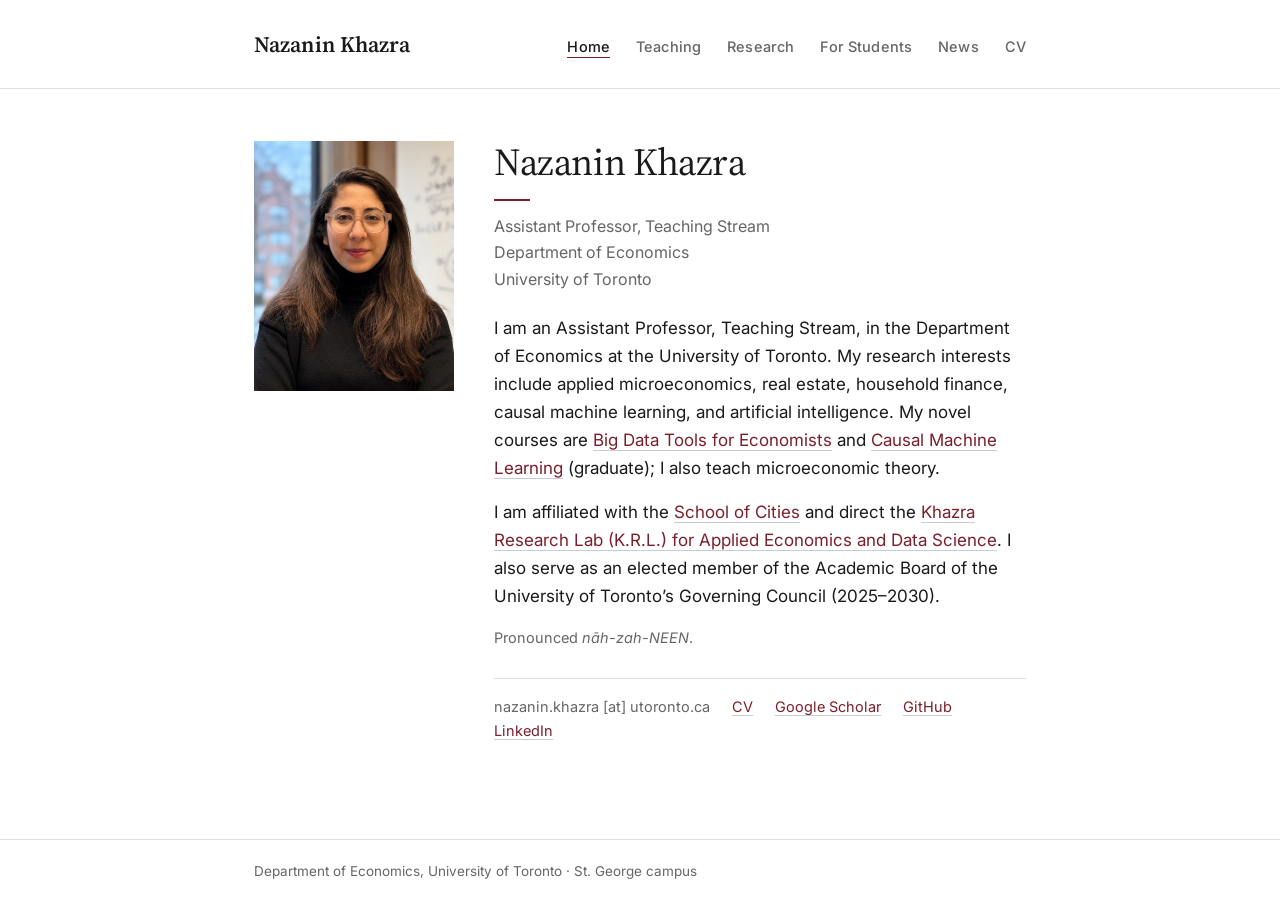
<file: index.html>
<!DOCTYPE html>
<html lang="en">
<head>
<meta charset="utf-8">
<meta name="viewport" content="width=device-width, initial-scale=1">
<title>Nazanin Khazra</title>
<meta name="description" content="Nazanin Khazra, Assistant Professor of Economics, Teaching Stream, University of Toronto. Applied microeconomics, real estate, household finance, causal machine learning, and artificial intelligence.">
<link rel="canonical" href="https://nazaninkhazra.com/">
<meta property="og:type" content="website">
<meta property="og:title" content="Nazanin Khazra">
<meta property="og:description" content="Nazanin Khazra, Assistant Professor of Economics, Teaching Stream, University of Toronto. Applied microeconomics, real estate, household finance, causal machine learning, and artificial intelligence.">
<meta property="og:url" content="https://nazaninkhazra.com/">
<meta property="og:image" content="https://nazaninkhazra.com/assets/photo.jpg">
<meta name="twitter:card" content="summary">
<link rel="icon" href="assets/favicon.png" sizes="64x64">
<link rel="apple-touch-icon" href="assets/apple-touch-icon.png">
<link rel="stylesheet" href="assets/style.css">
</head>
<body>
<header>
  <div class="wrap header-inner">
    <a class="brand" href="index.html">Nazanin Khazra</a>
    <nav><ul>
      <li><a href="index.html" class="active">Home</a></li>
      <li><a href="teaching.html">Teaching</a></li>
      <li><a href="research.html">Research</a></li>
      <li><a href="students.html">For Students</a></li>
      <li><a href="news.html">News</a></li>
      <li><a href="assets/cv.pdf" target="_blank" rel="noopener">CV</a></li>
    </ul></nav>
  </div>
</header>

<main class="wrap">
  <div class="intro">
    <img src="assets/photo.jpg" alt="Nazanin Khazra">
    <div>
      <h1>Nazanin Khazra</h1>
      <p class="title-line">Assistant Professor, Teaching Stream<br>Department of Economics<br>University of Toronto</p>

      <p>I am an Assistant Professor, Teaching Stream, in the Department of Economics at the University of Toronto. My research interests include applied microeconomics, real estate, household finance, causal machine learning, and artificial intelligence. My novel courses are <a href="teaching.html">Big Data Tools for Economists</a> and <a href="teaching.html">Causal Machine Learning</a> (graduate); I also teach microeconomic theory.</p>

      <p>I am affiliated with the <a href="https://www.schoolofcities.utoronto.ca/">School of Cities</a> and direct the <a href="https://krlresearchlab.github.io/">Khazra Research Lab (K.R.L.) for Applied Economics and Data Science</a>. I also serve as an elected member of the Academic Board of the University of Toronto’s Governing Council (2025–2030).</p>

      <p class="small muted">Pronounced <em>nāh-zah-NEEN</em>.</p>

      <div class="contact">
        <span>nazanin.khazra [at] utoronto.ca</span>
        <a href="assets/cv.pdf" target="_blank" rel="noopener">CV</a>
        <a href="https://scholar.google.com/citations?hl=en&user=YYWricYAAAAJ">Google Scholar</a>
        <a href="https://github.com/NazaninKhazra">GitHub</a>
        <a href="https://www.linkedin.com/in/nazanin-khazra/">LinkedIn</a>
      </div>
    </div>
  </div>
</main>

<footer><div class="wrap">Department of Economics, University of Toronto · St. George campus</div></footer>
</body>
</html>
</file>
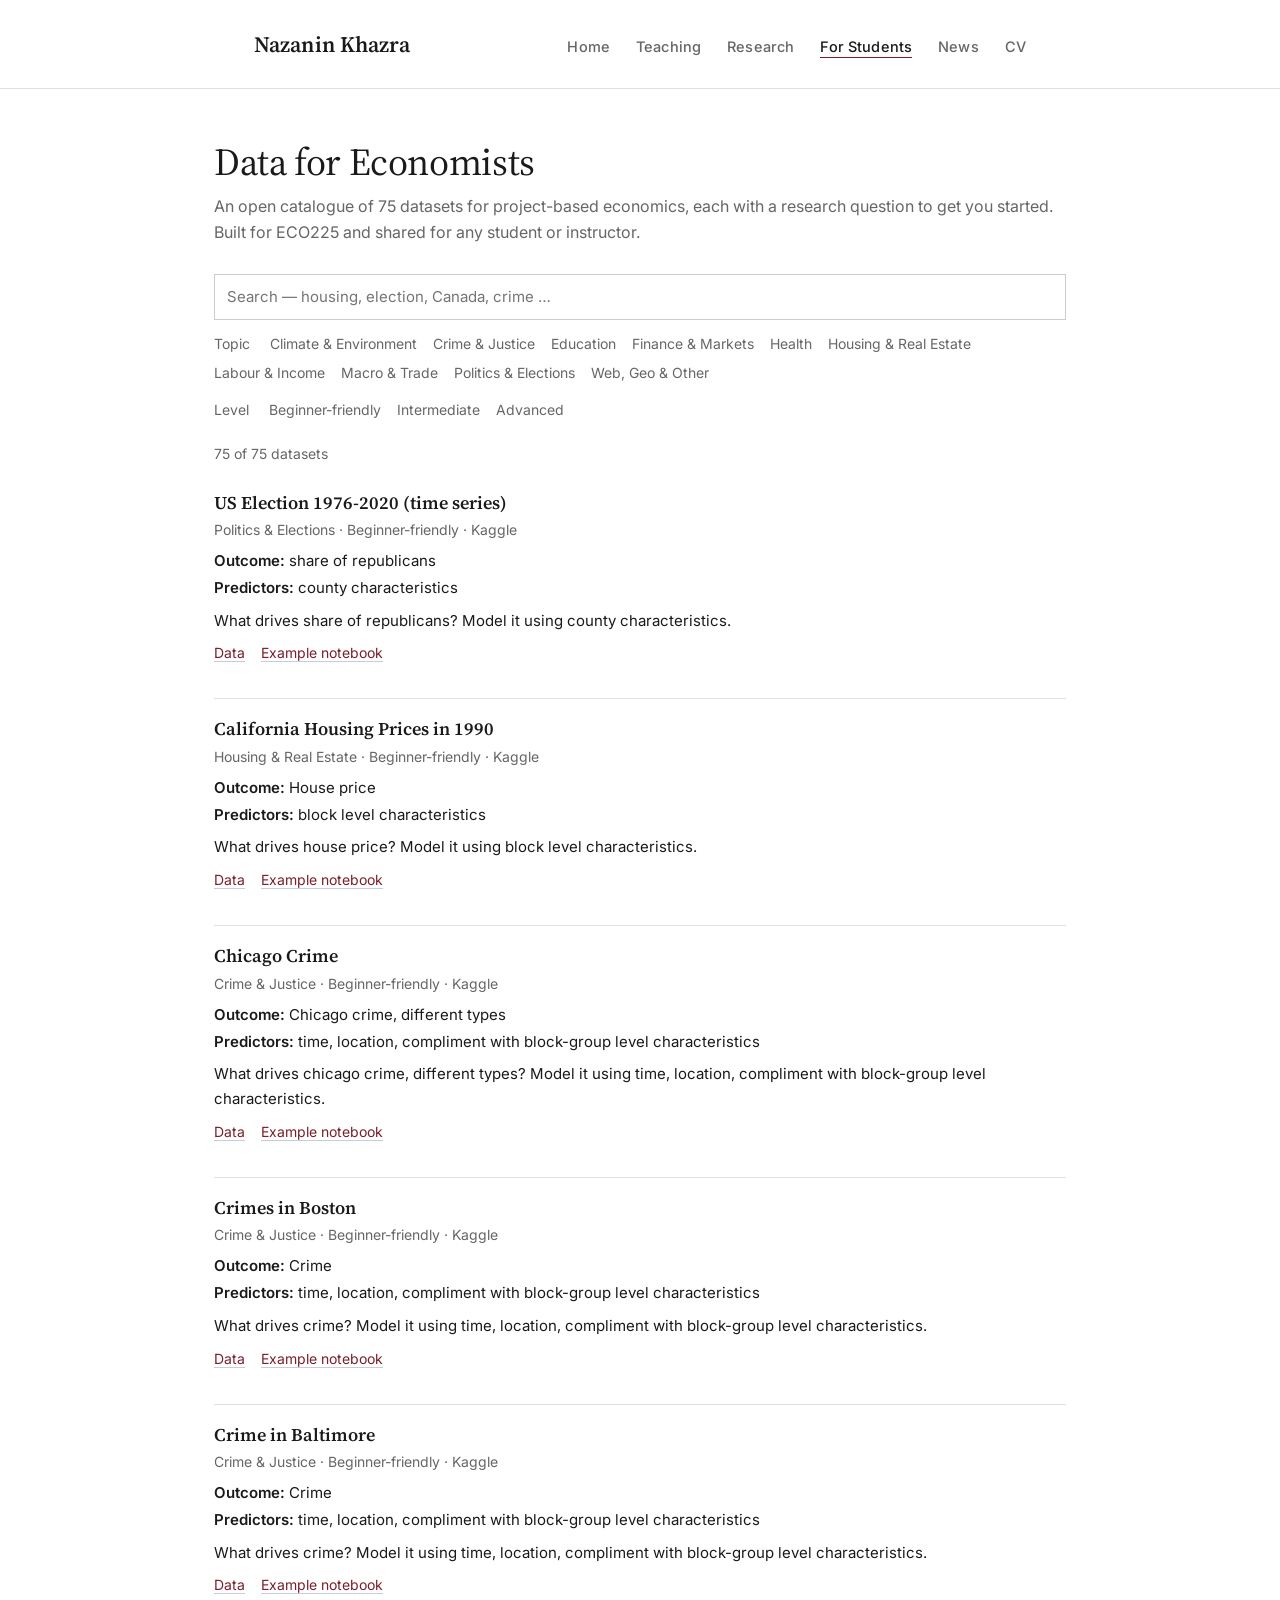
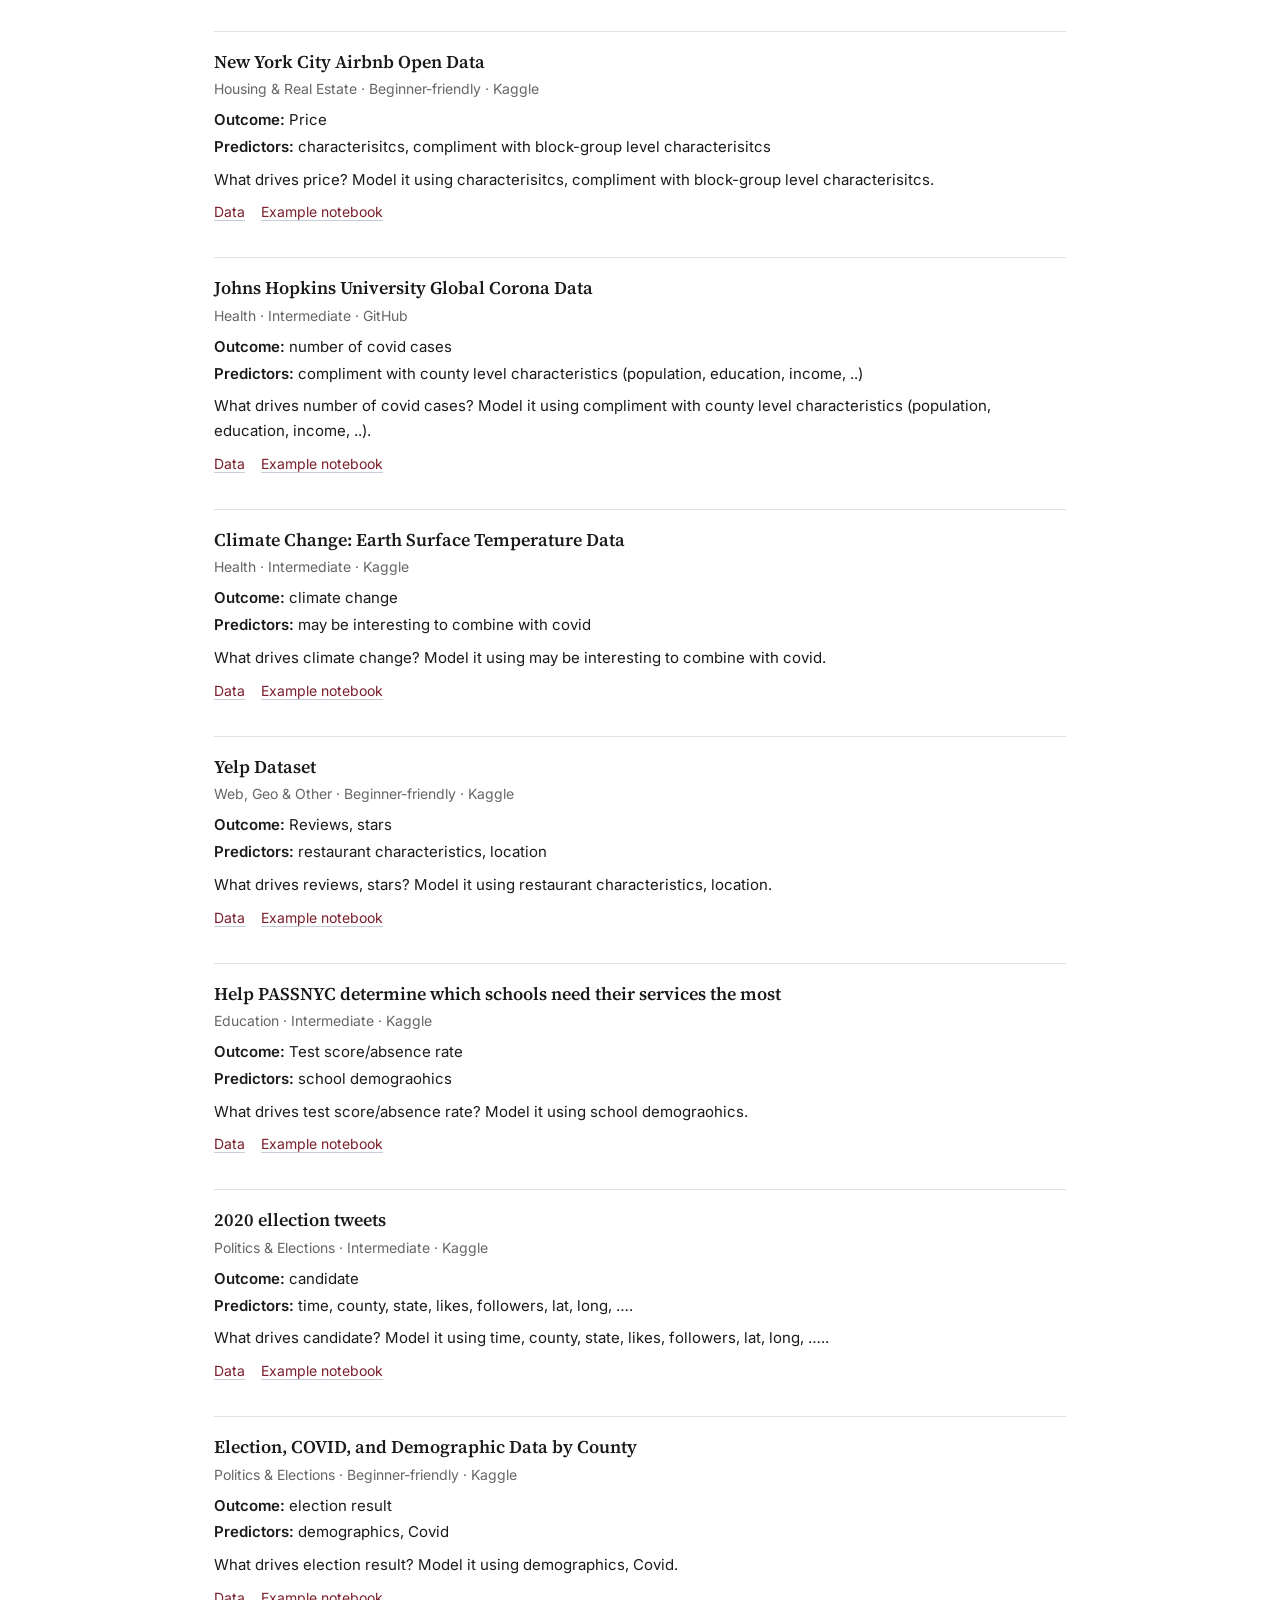
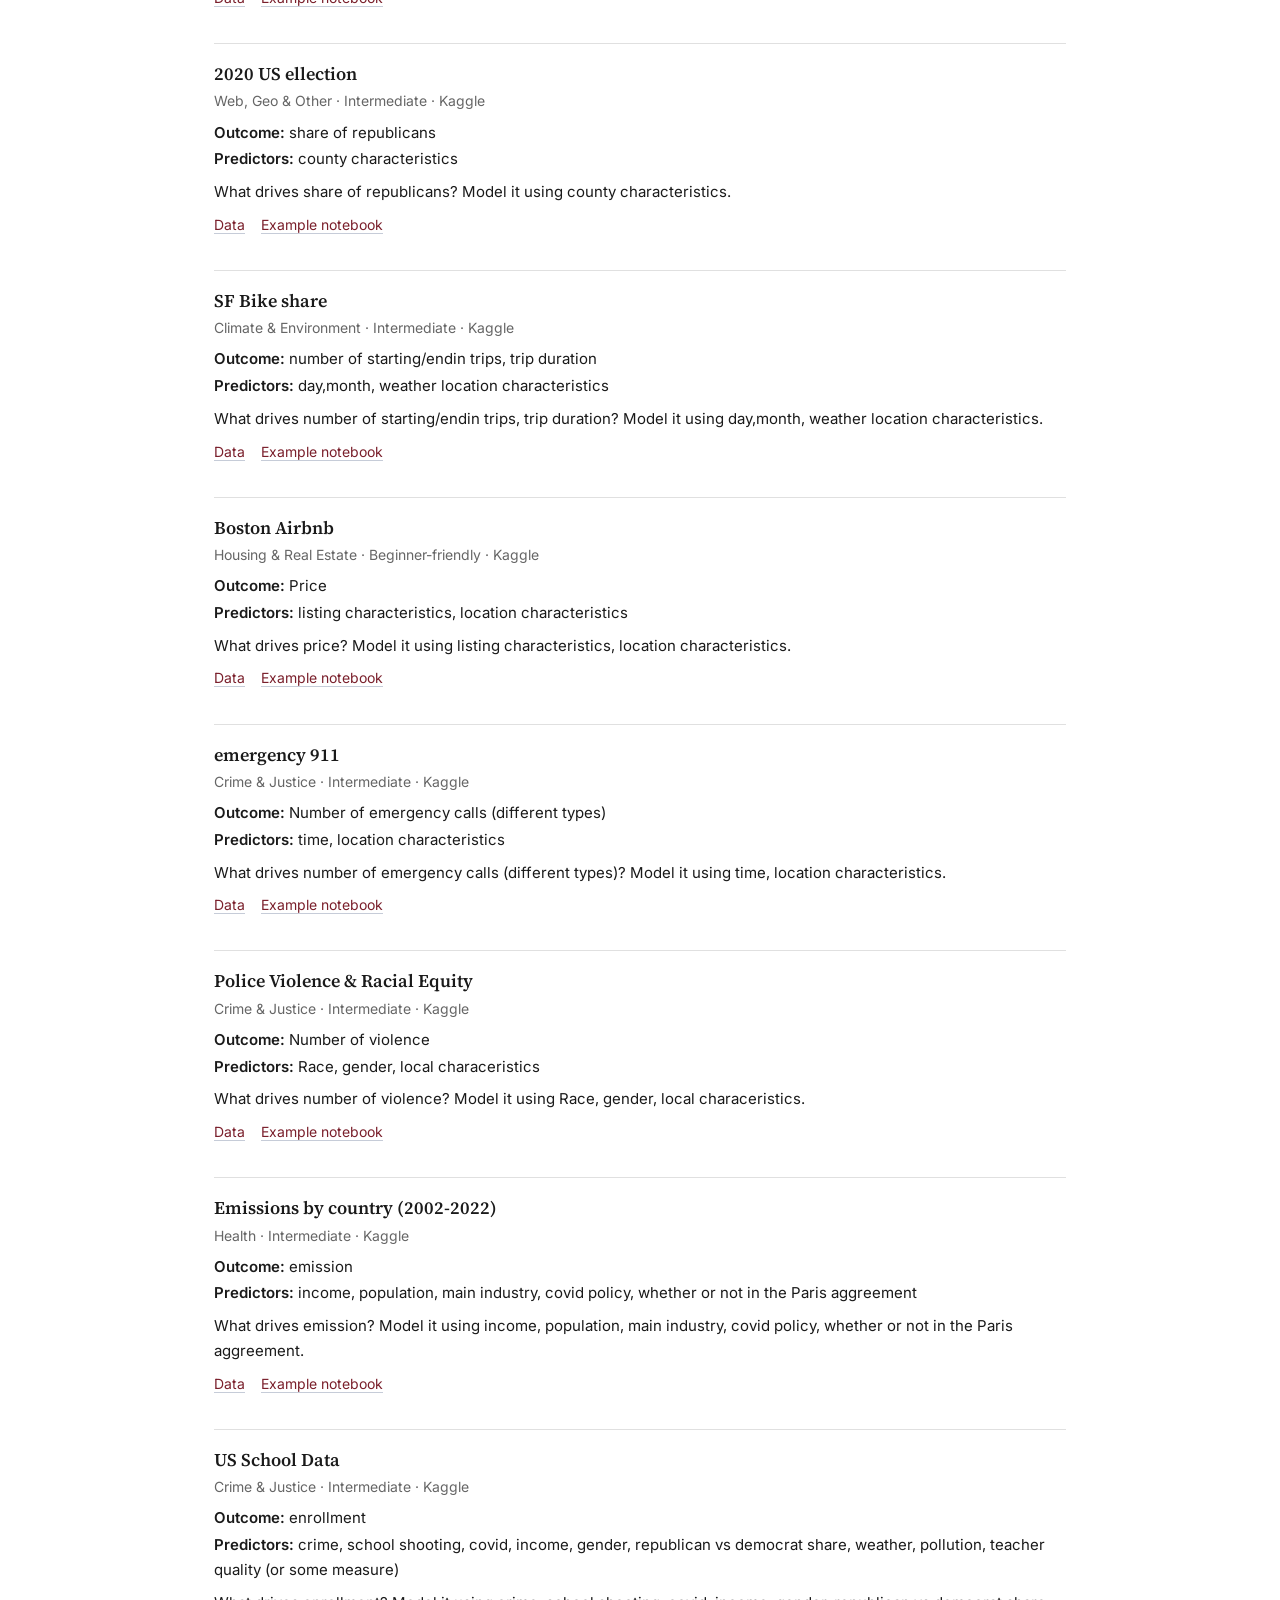
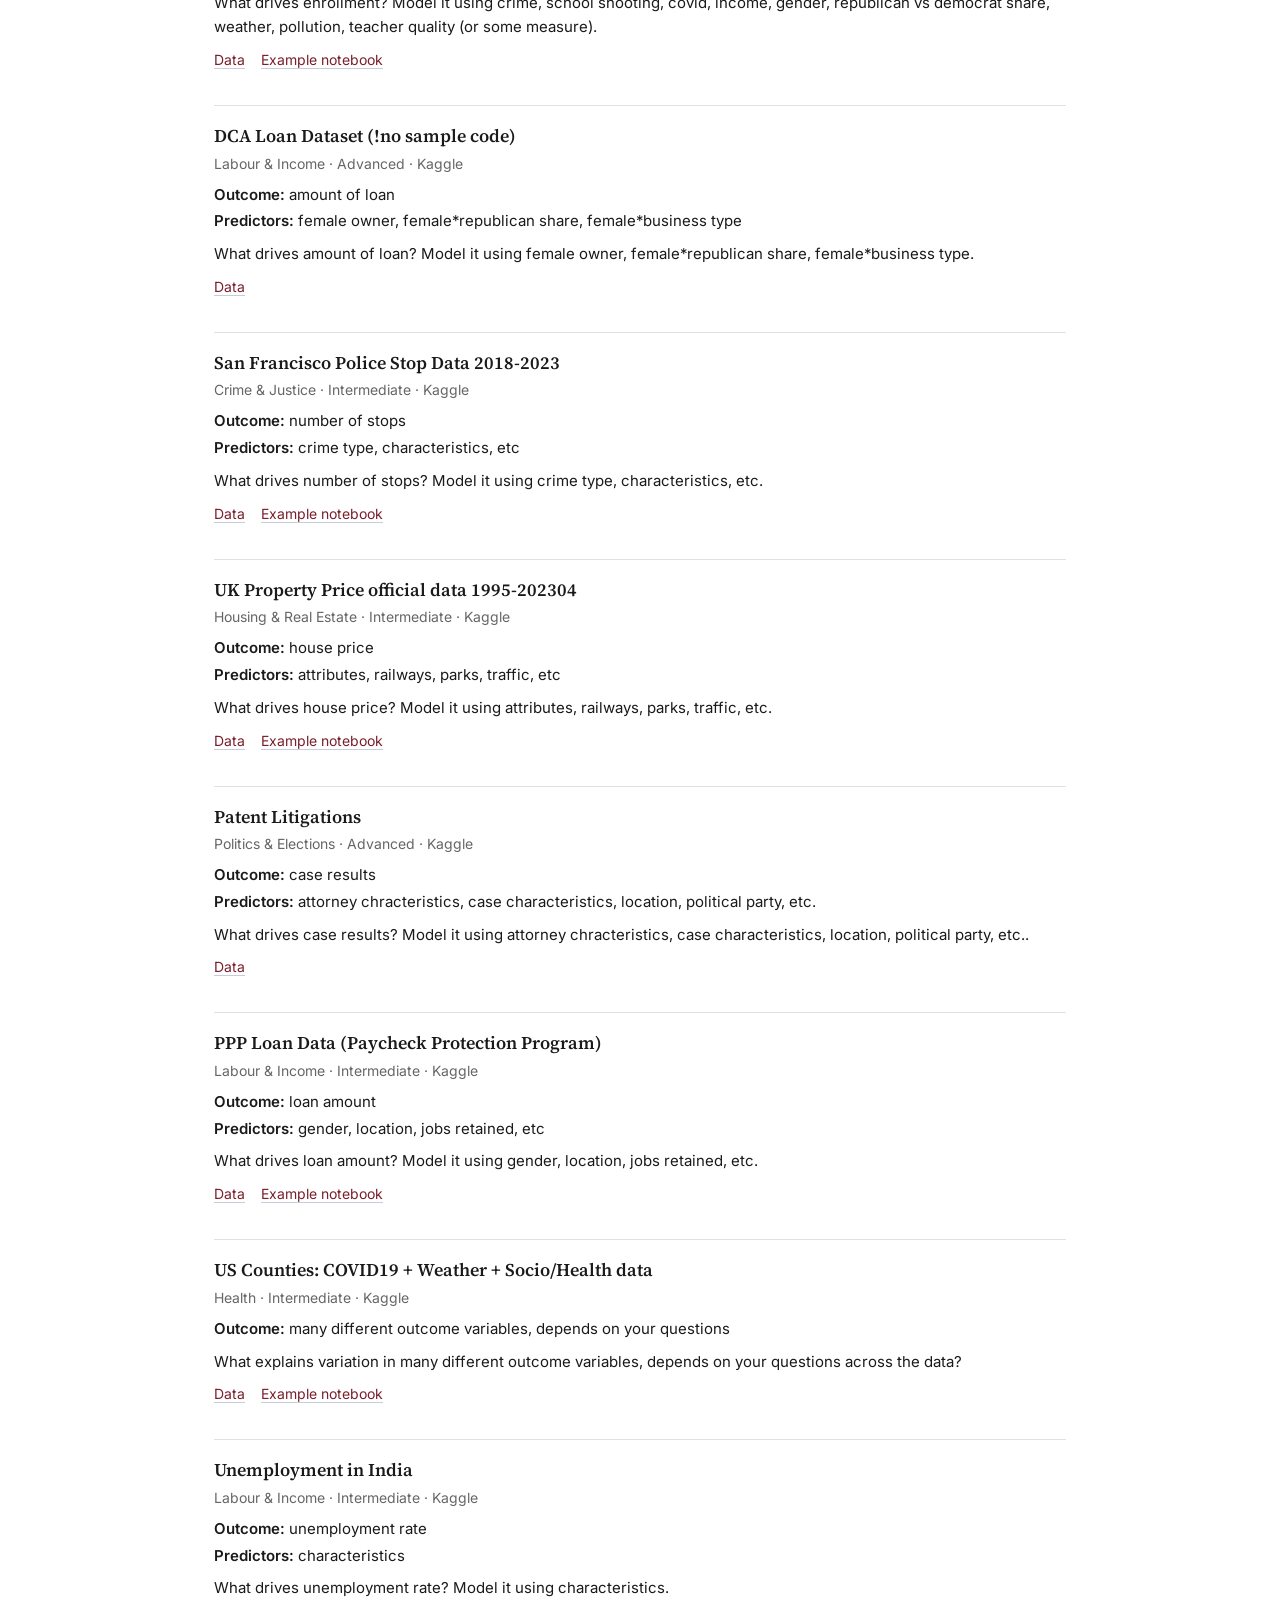
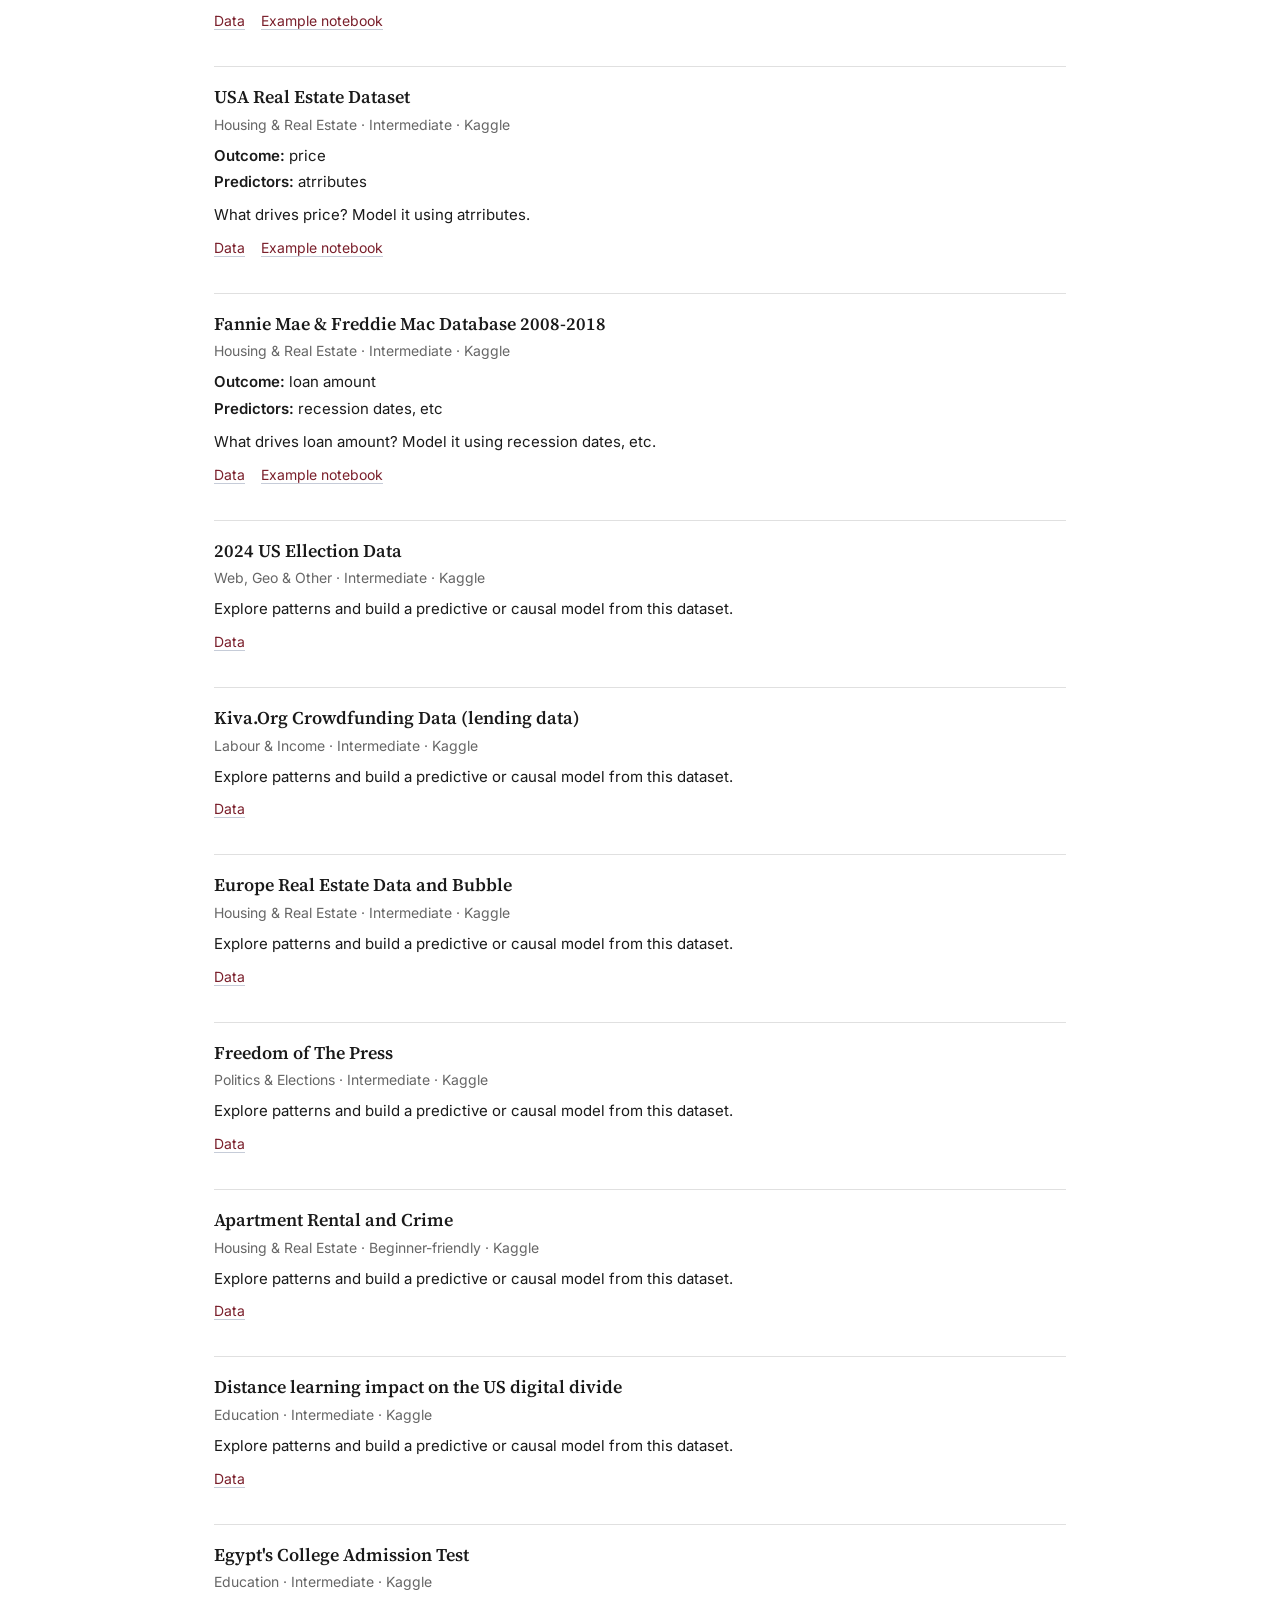
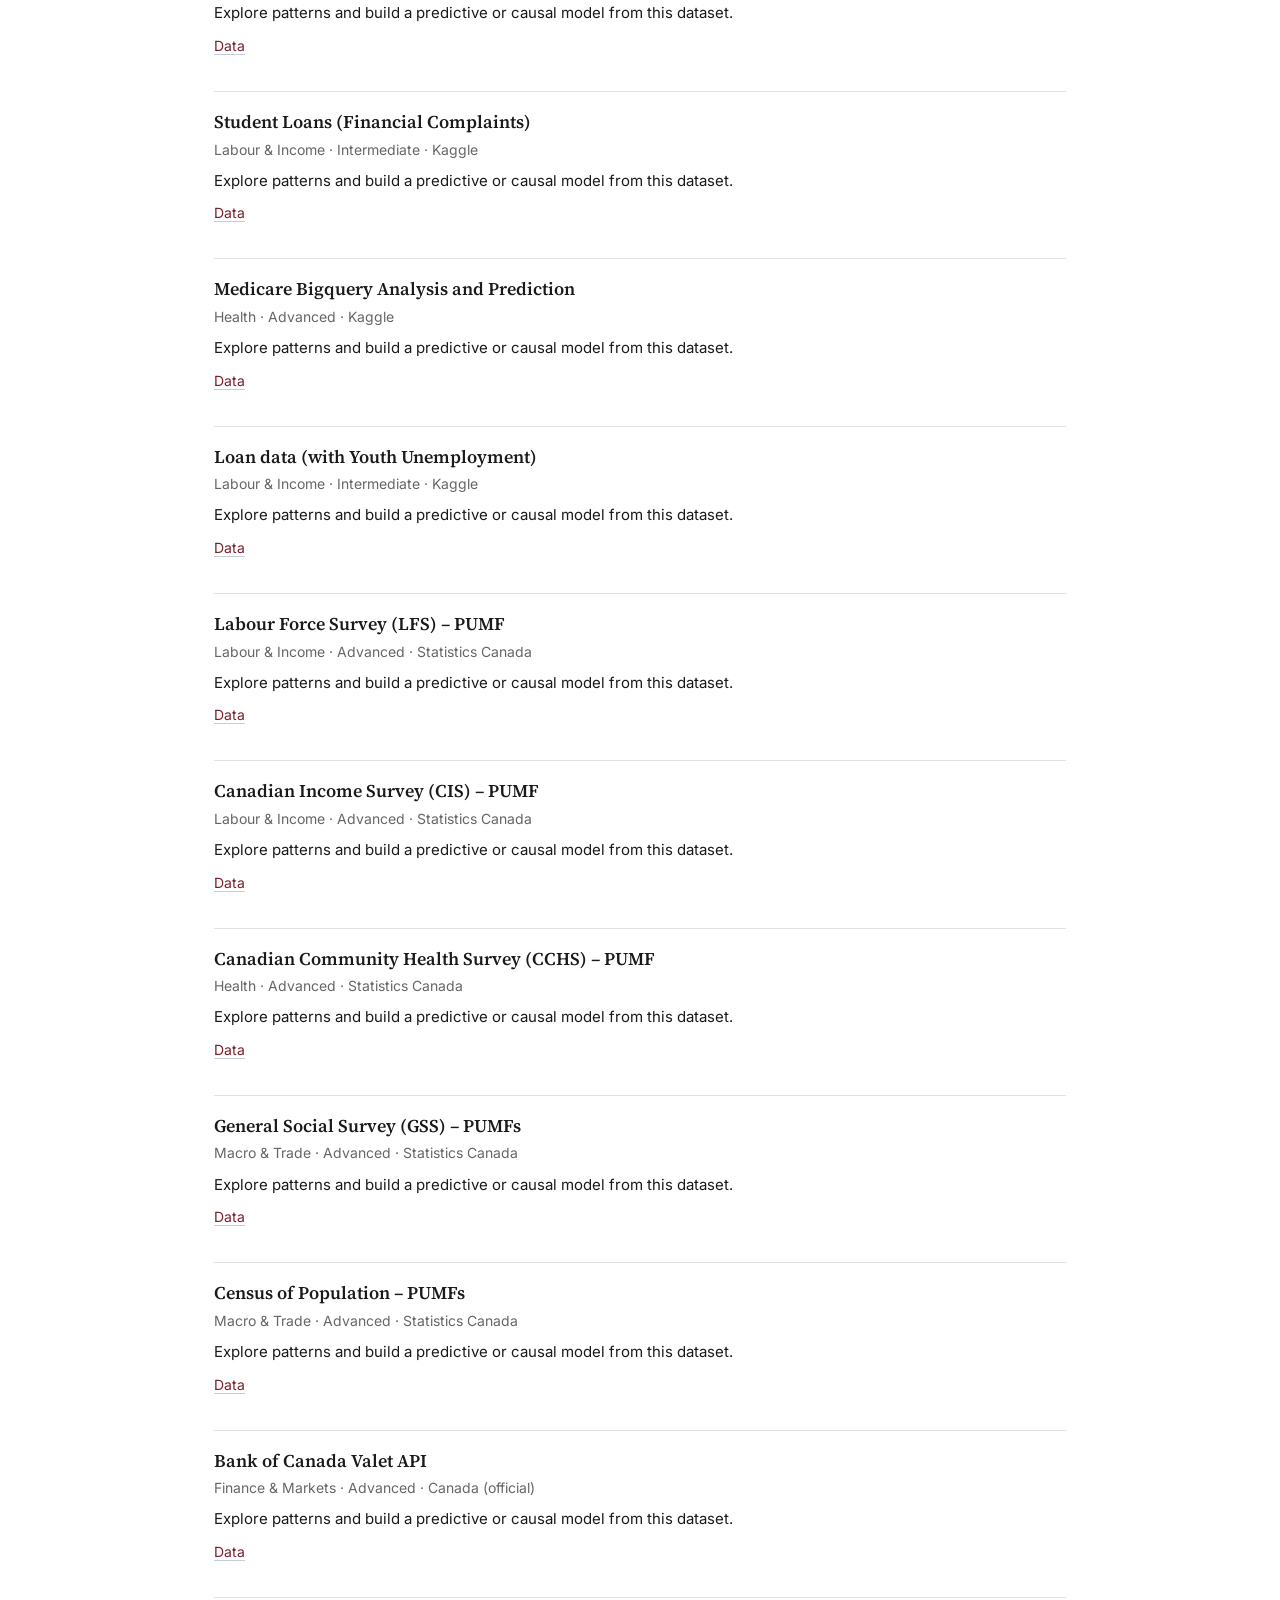
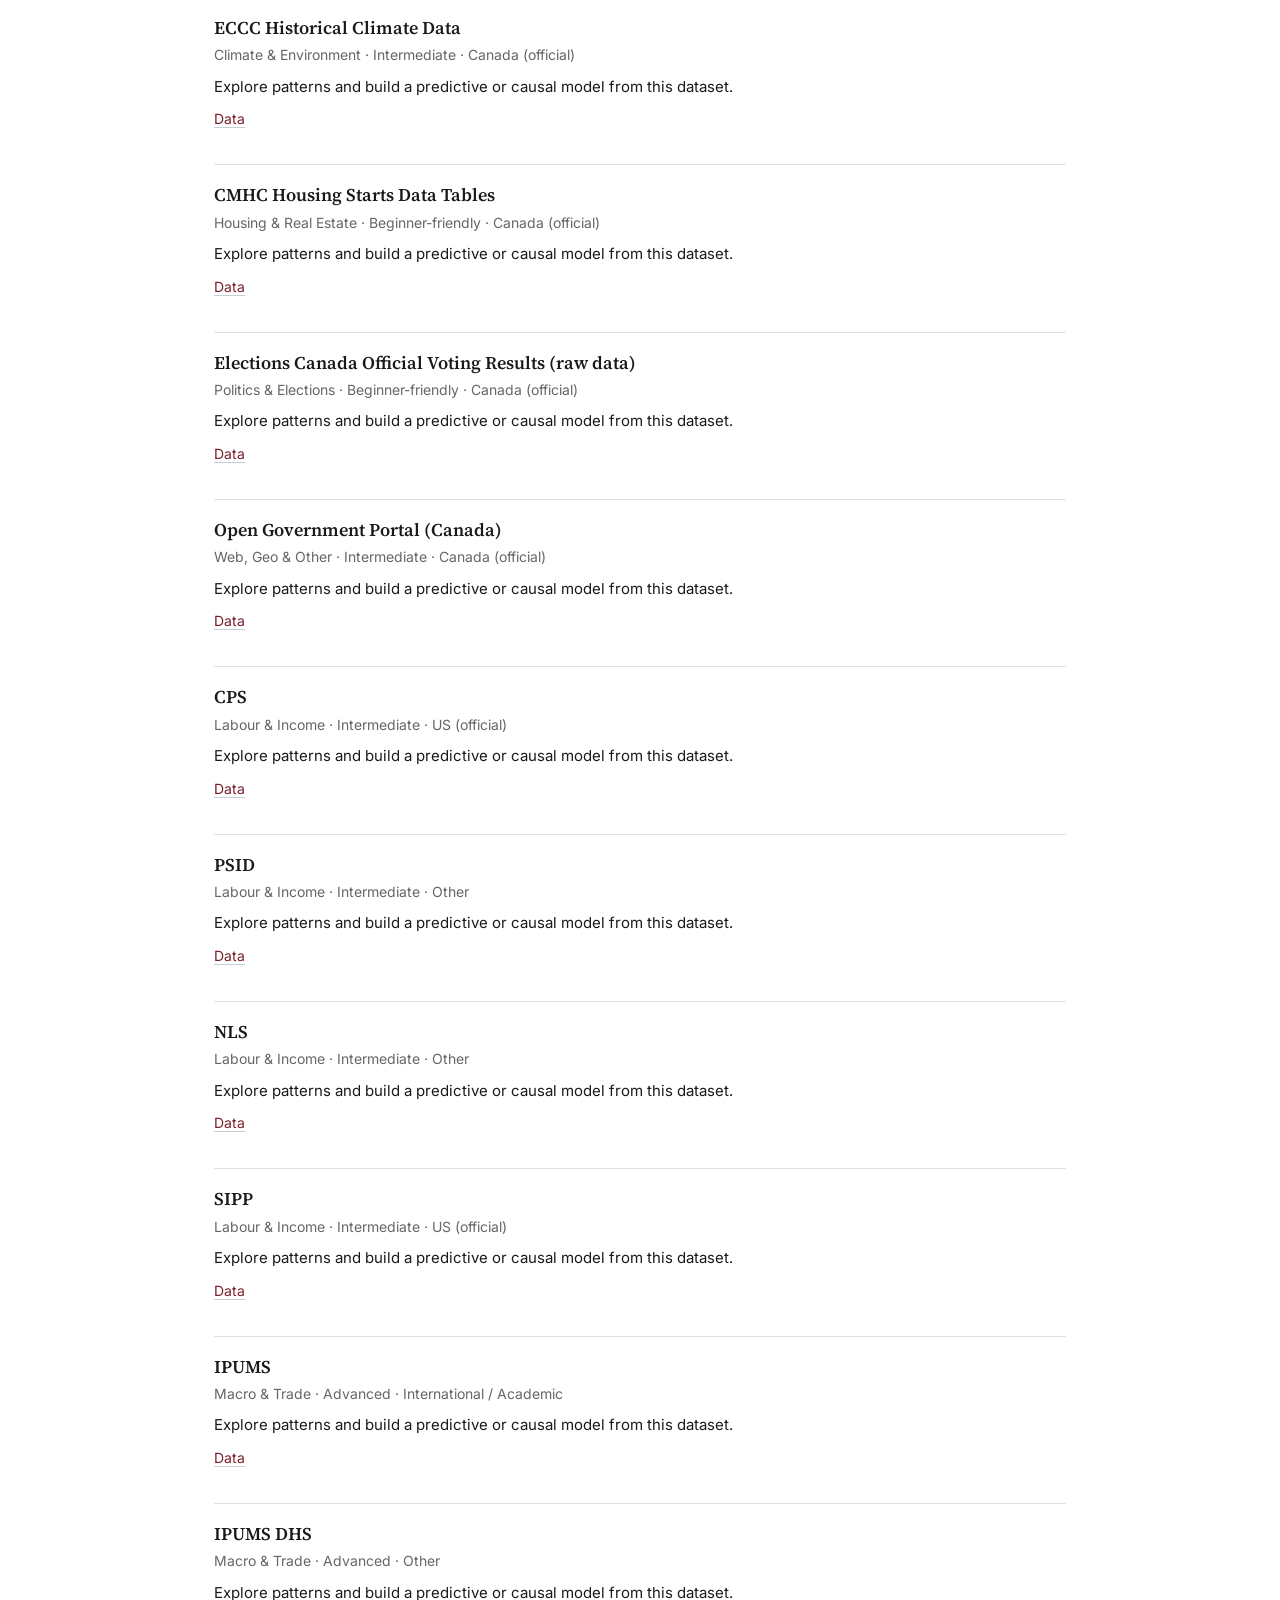
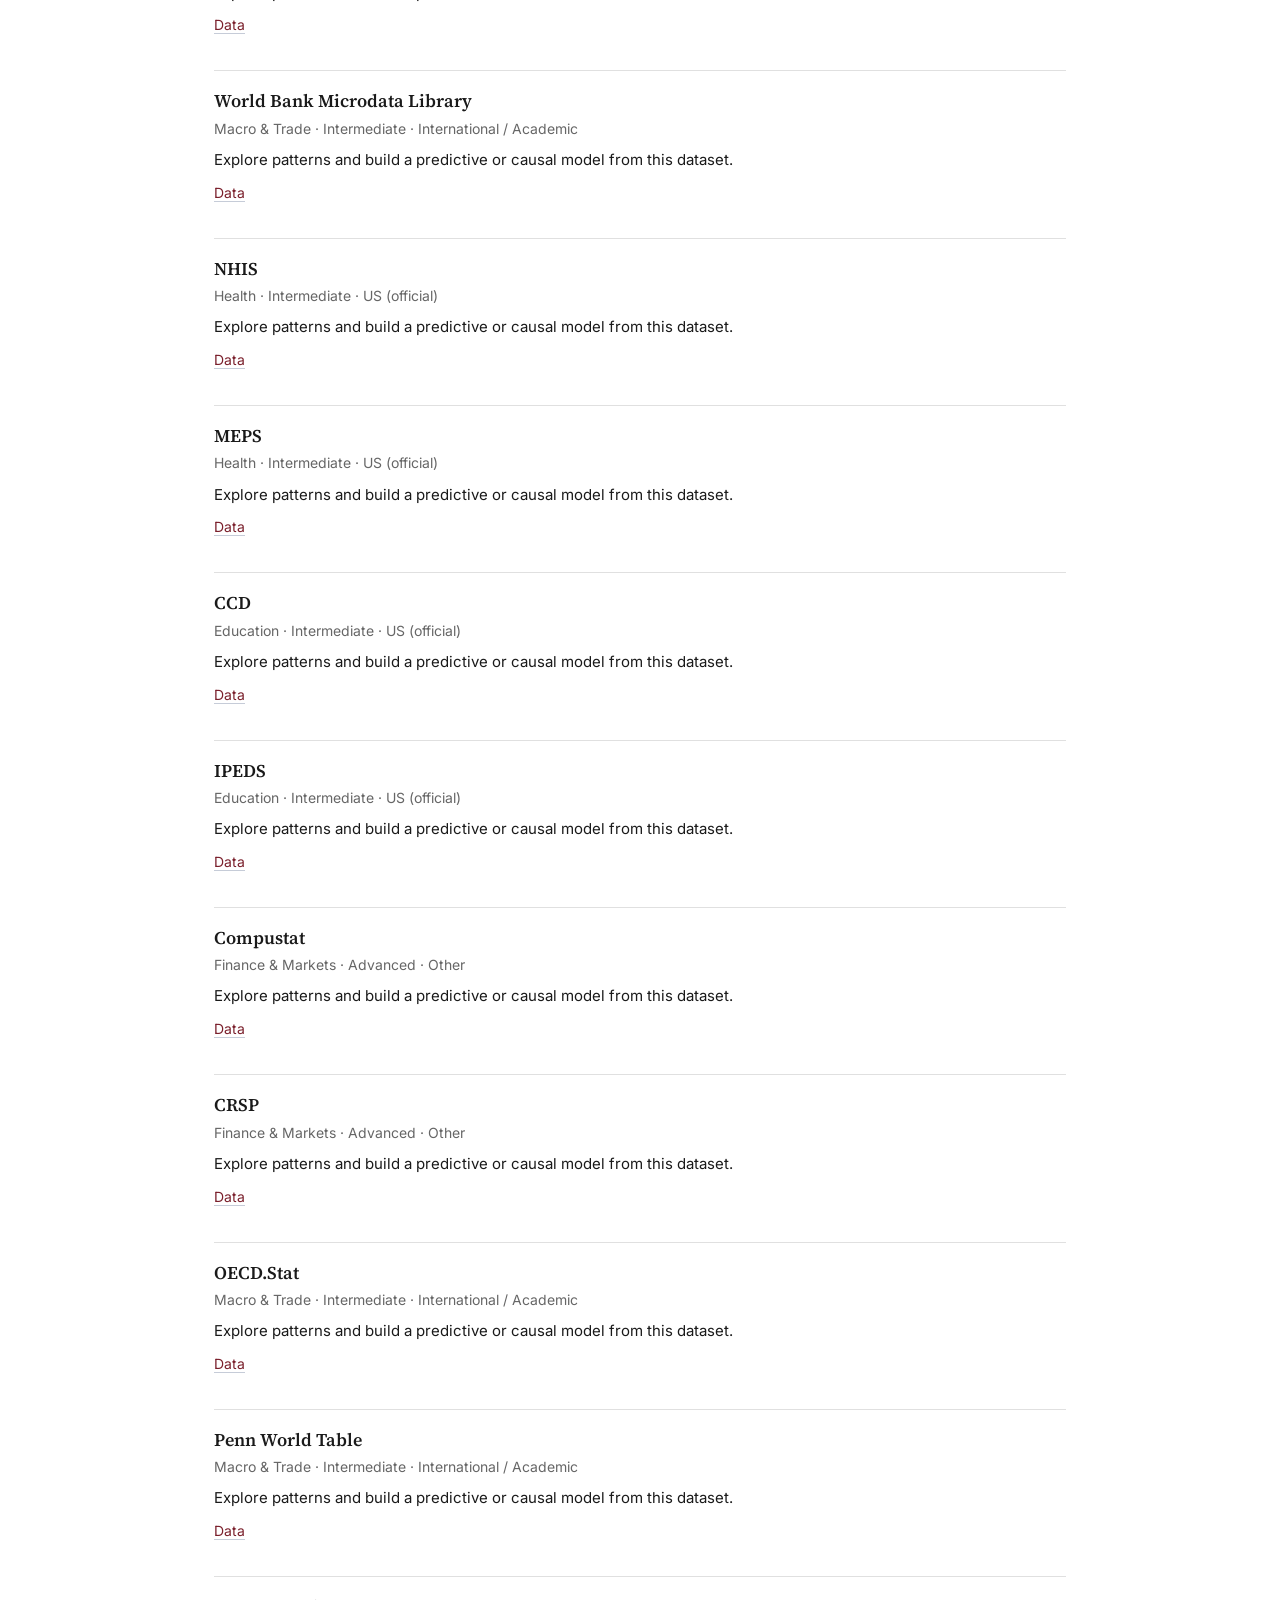
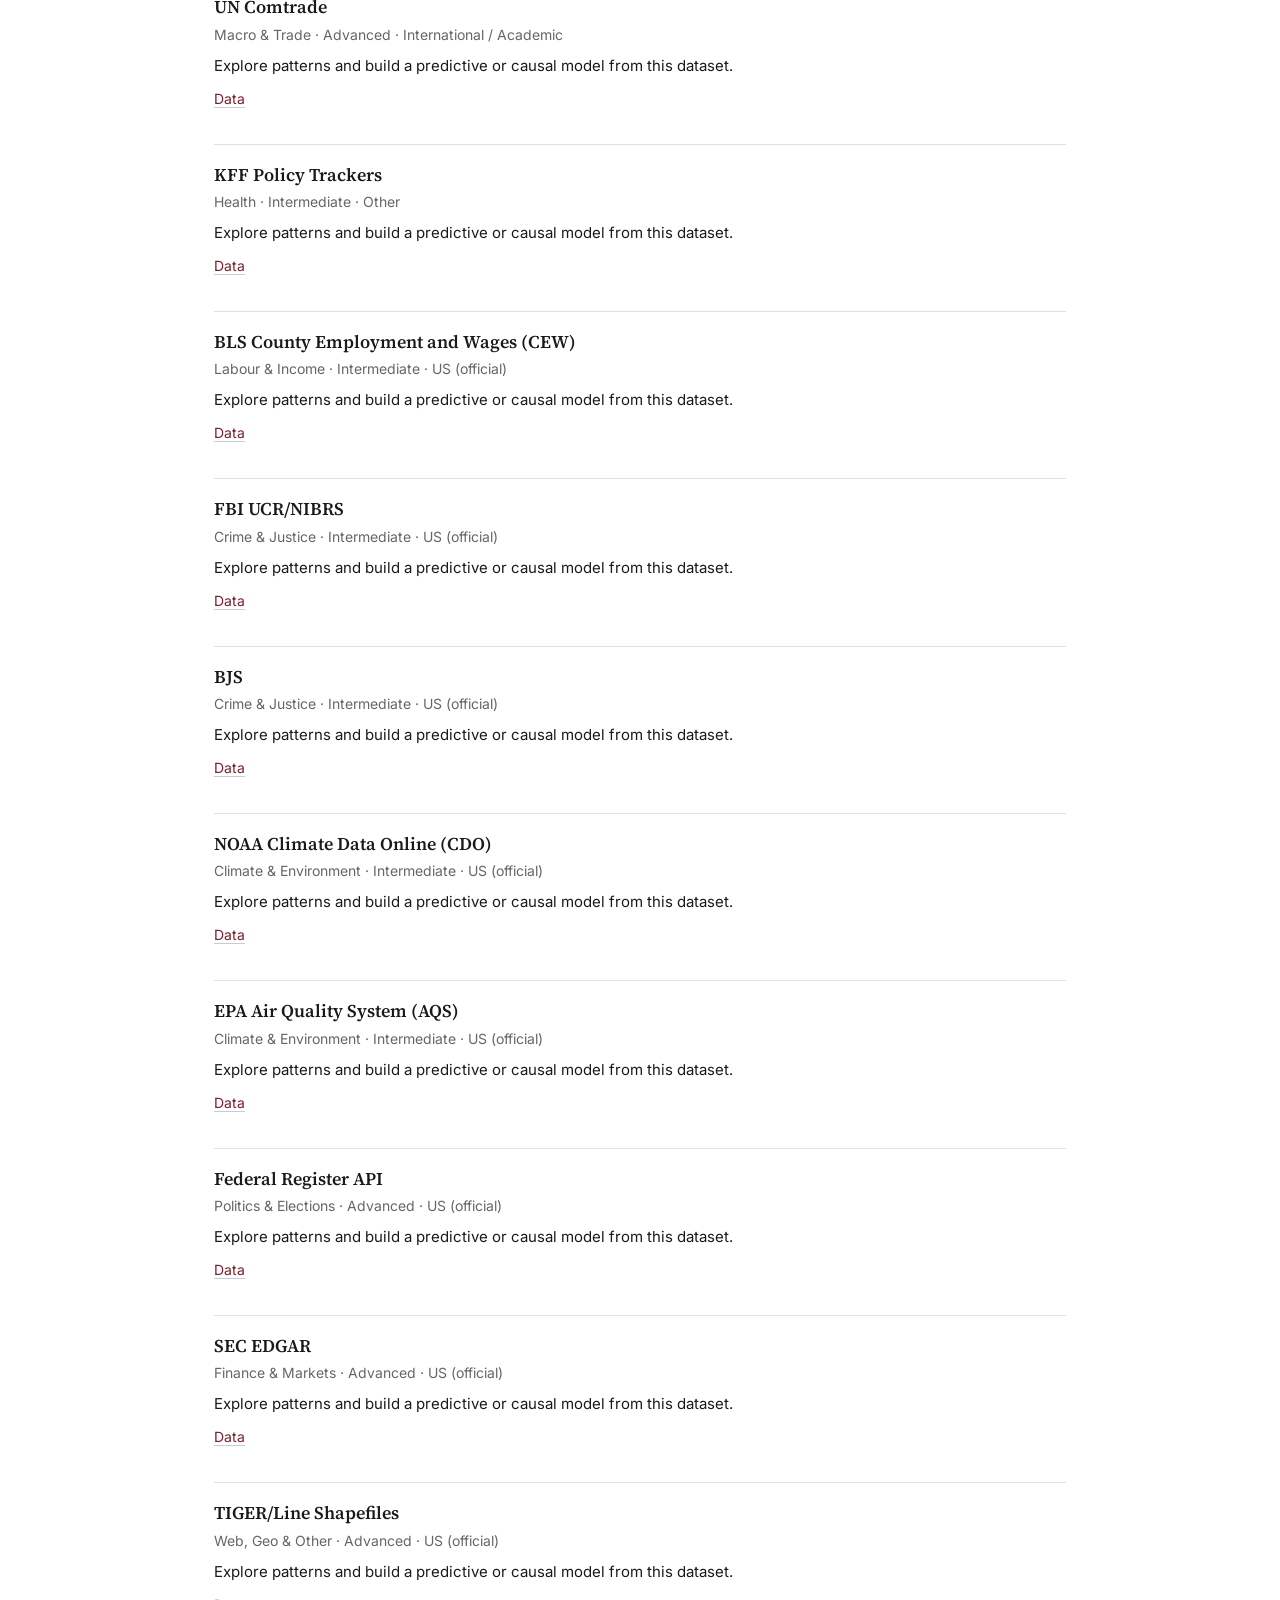
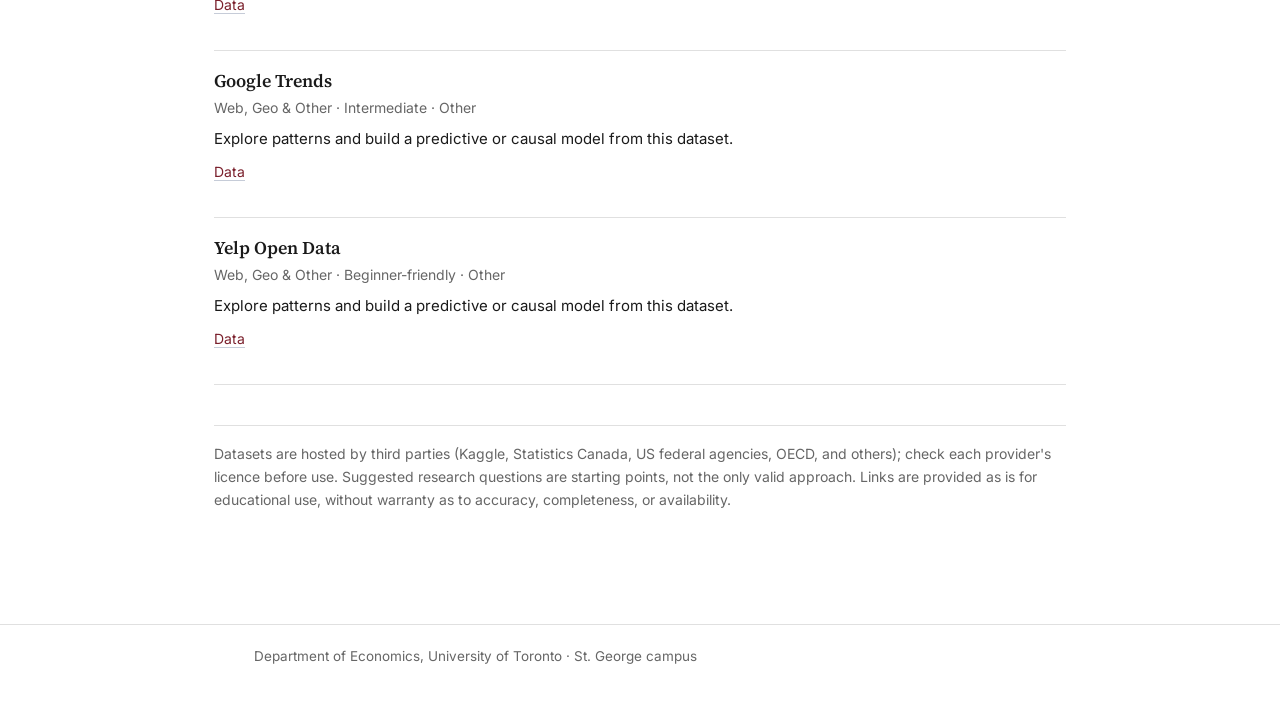
<file: data-catalogue.html>
<!DOCTYPE html>
<html lang="en">
<head>
<meta charset="utf-8">
<meta name="viewport" content="width=device-width, initial-scale=1">
<title>Data for Economists — Nazanin Khazra</title>
<meta name="description" content="Data for Economists: a searchable catalogue of datasets with suggested research questions for project-based economics courses.">
<link rel="canonical" href="https://nazaninkhazra.com/data-catalogue.html">
<meta property="og:type" content="website">
<meta property="og:title" content="Data for Economists — Nazanin Khazra">
<meta property="og:description" content="Data for Economists: a searchable catalogue of datasets with suggested research questions for project-based economics courses.">
<meta property="og:url" content="https://nazaninkhazra.com/data-catalogue.html">
<meta property="og:image" content="https://nazaninkhazra.com/assets/photo.jpg">
<meta name="twitter:card" content="summary">
<link rel="icon" href="assets/favicon.png" sizes="64x64">
<link rel="apple-touch-icon" href="assets/apple-touch-icon.png">
<link rel="stylesheet" href="assets/style.css">
<style>
  main.wrap { max-width: 900px; }
  .controls { margin: 28px 0 8px; }
  #search {
    width: 100%; padding: 10px 12px; font: inherit; font-size: 15px;
    border: 1px solid #ccc; border-radius: 0; background: #fff; color: var(--ink);
  }
  #search:focus { outline: none; border-color: var(--ink); }
  .filters { display: flex; flex-wrap: wrap; gap: 4px 16px; align-items: baseline; margin-top: 12px; font-size: 14px; }
  .flabel { color: var(--muted); margin-right: 4px; }
  .chip { color: var(--muted); cursor: pointer; border-bottom: 1px solid transparent; padding-bottom: 1px; }
  .chip:hover { color: var(--ink); }
  .chip.active { color: var(--ink); border-bottom-color: var(--ink); }
  .count { color: var(--muted); font-size: 14px; margin: 18px 0 0; }
  .list { margin-top: 6px; }
  .entry { padding: 18px 0; border-bottom: 1px solid var(--rule); }
  .entry h3 { margin: 0 0 4px; font-family: var(--serif); font-weight: 600; font-size: 18px; line-height: 1.3; }
  .entry .meta { color: var(--muted); font-size: 14px; margin: 0 0 8px; }
  .entry .field { font-size: 15px; margin: 2px 0; }
  .entry .field b { font-weight: 600; }
  .entry .q { font-size: 15px; margin: 8px 0 0; color: var(--ink); }
  .entry .links { font-size: 14px; margin-top: 8px; }
  .entry .links a { margin-right: 16px; }
  .empty { color: var(--muted); padding: 40px 0; }
  .note { color: var(--muted); font-size: 14px; margin-top: 40px; padding-top: 16px; border-top: 1px solid var(--rule); }
</style>
</head>
<body>
<header>
  <div class="wrap header-inner">
    <a class="brand" href="index.html">Nazanin Khazra</a>
    <nav><ul>
      <li><a href="index.html">Home</a></li>
      <li><a href="teaching.html">Teaching</a></li>
      <li><a href="research.html">Research</a></li>
      <li><a href="students.html" class="active">For Students</a></li>
      <li><a href="news.html">News</a></li>
      <li><a href="assets/cv.pdf" target="_blank" rel="noopener">CV</a></li>
    </ul></nav>
  </div>
</header>

<main class="wrap">
  <h1>Data for Economists</h1>
  <p class="title-line">An open catalogue of 75 datasets for project-based economics, each with a research question to get you started. Built for ECO225 and shared for any student or instructor.</p>

  <div class="controls">
    <input id="search" type="search" placeholder="Search — housing, election, Canada, crime …">
    <div class="filters" id="topicFilters"><span class="flabel">Topic</span></div>
    <div class="filters" id="diffFilters"><span class="flabel">Level</span></div>
    <p class="count" id="count">75 of 75 datasets</p>
  </div>

  <div class="list" id="grid">
    <div class="entry">
      <h3>US Election 1976-2020 (time series)</h3>
      <p class="meta">Politics &amp; Elections · Beginner-friendly · Kaggle</p>
      <p class="field"><b>Outcome:</b> share of republicans</p>
      <p class="field"><b>Predictors:</b> county characteristics</p>
      <p class="q">What drives share of republicans? Model it using county characteristics.</p>
      <p class="links"><a href="https://www.kaggle.com/tunguz/us-elections-dataset?select=usa-2016-presidential-election-by-county.csv" target="_blank" rel="noopener">Data</a><a href="https://www.kaggle.com/iphykelvin1993/us-elections" target="_blank" rel="noopener">Example notebook</a></p>
    </div>
    <div class="entry">
      <h3>California Housing Prices in 1990</h3>
      <p class="meta">Housing &amp; Real Estate · Beginner-friendly · Kaggle</p>
      <p class="field"><b>Outcome:</b> House price</p>
      <p class="field"><b>Predictors:</b> block level characteristics</p>
      <p class="q">What drives house price? Model it using block level characteristics.</p>
      <p class="links"><a href="https://www.kaggle.com/camnugent/california-housing-prices" target="_blank" rel="noopener">Data</a><a href="https://www.kaggle.com/qixuan/california-housing-modelling-and-map-visualisation" target="_blank" rel="noopener">Example notebook</a></p>
    </div>
    <div class="entry">
      <h3>Chicago Crime</h3>
      <p class="meta">Crime &amp; Justice · Beginner-friendly · Kaggle</p>
      <p class="field"><b>Outcome:</b> Chicago crime, different types</p>
      <p class="field"><b>Predictors:</b> time, location, compliment with block-group level characteristics</p>
      <p class="q">What drives chicago crime, different types? Model it using time, location, compliment with block-group level characteristics.</p>
      <p class="links"><a href="https://www.kaggle.com/chicago/chicago-crime" target="_blank" rel="noopener">Data</a><a href="https://www.kaggle.com/boldy717/chicago-crime-eda-sql-and-pandas" target="_blank" rel="noopener">Example notebook</a></p>
    </div>
    <div class="entry">
      <h3>Crimes in Boston</h3>
      <p class="meta">Crime &amp; Justice · Beginner-friendly · Kaggle</p>
      <p class="field"><b>Outcome:</b> Crime</p>
      <p class="field"><b>Predictors:</b> time, location, compliment with block-group level characteristics</p>
      <p class="q">What drives crime? Model it using time, location, compliment with block-group level characteristics.</p>
      <p class="links"><a href="https://www.kaggle.com/ankkur13/boston-crime-data" target="_blank" rel="noopener">Data</a><a href="https://www.kaggle.com/kosovanolexandr/crimes-in-boston-multiclass-clustering" target="_blank" rel="noopener">Example notebook</a></p>
    </div>
    <div class="entry">
      <h3>Crime in Baltimore</h3>
      <p class="meta">Crime &amp; Justice · Beginner-friendly · Kaggle</p>
      <p class="field"><b>Outcome:</b> Crime</p>
      <p class="field"><b>Predictors:</b> time, location, compliment with block-group level characteristics</p>
      <p class="q">What drives crime? Model it using time, location, compliment with block-group level characteristics.</p>
      <p class="links"><a href="https://www.kaggle.com/sohier/crime-in-baltimore" target="_blank" rel="noopener">Data</a><a href="https://www.kaggle.com/joemenifee/baltimore-crime-analysis" target="_blank" rel="noopener">Example notebook</a></p>
    </div>
    <div class="entry">
      <h3>New York City Airbnb Open Data</h3>
      <p class="meta">Housing &amp; Real Estate · Beginner-friendly · Kaggle</p>
      <p class="field"><b>Outcome:</b> Price</p>
      <p class="field"><b>Predictors:</b> characterisitcs, compliment with block-group level characterisitcs</p>
      <p class="q">What drives price? Model it using characterisitcs, compliment with block-group level characterisitcs.</p>
      <p class="links"><a href="https://www.kaggle.com/dgomonov/new-york-city-airbnb-open-data" target="_blank" rel="noopener">Data</a><a href="https://www.kaggle.com/code/thrmsnprfs/starter-new-york-city-airbnb-open-data-c2d26609-a" target="_blank" rel="noopener">Example notebook</a></p>
    </div>
    <div class="entry">
      <h3>Johns Hopkins University Global Corona Data</h3>
      <p class="meta">Health · Intermediate · GitHub</p>
      <p class="field"><b>Outcome:</b> number of covid cases</p>
      <p class="field"><b>Predictors:</b> compliment with county level characteristics (population, education, income, ..)</p>
      <p class="q">What drives number of covid cases? Model it using compliment with county level characteristics (population, education, income, ..).</p>
      <p class="links"><a href="https://github.com/CSSEGISandData/COVID-19" target="_blank" rel="noopener">Data</a><a href="https://www.kaggle.com/imdevskp/covid-19-analysis-visualization-comparisons" target="_blank" rel="noopener">Example notebook</a></p>
    </div>
    <div class="entry">
      <h3>Climate Change: Earth Surface Temperature Data</h3>
      <p class="meta">Health · Intermediate · Kaggle</p>
      <p class="field"><b>Outcome:</b> climate change</p>
      <p class="field"><b>Predictors:</b> may be interesting to combine with covid</p>
      <p class="q">What drives climate change? Model it using may be interesting to combine with covid.</p>
      <p class="links"><a href="https://www.kaggle.com/berkeleyearth/climate-change-earth-surface-temperature-data" target="_blank" rel="noopener">Data</a><a href="https://www.kaggle.com/amelinvladislav/map-of-temperatures-and-analysis-of-global-warming" target="_blank" rel="noopener">Example notebook</a></p>
    </div>
    <div class="entry">
      <h3>Yelp Dataset</h3>
      <p class="meta">Web, Geo &amp; Other · Beginner-friendly · Kaggle</p>
      <p class="field"><b>Outcome:</b> Reviews, stars</p>
      <p class="field"><b>Predictors:</b> restaurant characteristics, location</p>
      <p class="q">What drives reviews, stars? Model it using restaurant characteristics, location.</p>
      <p class="links"><a href="https://www.kaggle.com/yelp-dataset/yelp-dataset/version/6" target="_blank" rel="noopener">Data</a><a href="https://www.kaggle.com/jagangupta/what-s-in-a-review-yelp-ratings-eda" target="_blank" rel="noopener">Example notebook</a></p>
    </div>
    <div class="entry">
      <h3>Help PASSNYC determine which schools need their services the most</h3>
      <p class="meta">Education · Intermediate · Kaggle</p>
      <p class="field"><b>Outcome:</b> Test score/absence rate</p>
      <p class="field"><b>Predictors:</b> school demograohics</p>
      <p class="q">What drives test score/absence rate? Model it using school demograohics.</p>
      <p class="links"><a href="https://www.kaggle.com/passnyc/data-science-for-good" target="_blank" rel="noopener">Data</a><a href="https://www.kaggle.com/randylaosat/simple-exploratory-data-analysis-passnyc" target="_blank" rel="noopener">Example notebook</a></p>
    </div>
    <div class="entry">
      <h3>2020 ellection tweets</h3>
      <p class="meta">Politics &amp; Elections · Intermediate · Kaggle</p>
      <p class="field"><b>Outcome:</b> candidate</p>
      <p class="field"><b>Predictors:</b> time, county, state, likes, followers, lat, long, ….</p>
      <p class="q">What drives candidate? Model it using time, county, state, likes, followers, lat, long, …..</p>
      <p class="links"><a href="https://www.kaggle.com/manchunhui/us-election-2020-tweets" target="_blank" rel="noopener">Data</a><a href="https://www.kaggle.com/ryanliwag1/twitter-analysis-on-the-us-election-2020-finale" target="_blank" rel="noopener">Example notebook</a></p>
    </div>
    <div class="entry">
      <h3>Election, COVID, and Demographic Data by County</h3>
      <p class="meta">Politics &amp; Elections · Beginner-friendly · Kaggle</p>
      <p class="field"><b>Outcome:</b> election result</p>
      <p class="field"><b>Predictors:</b> demographics, Covid</p>
      <p class="q">What drives election result? Model it using demographics, Covid.</p>
      <p class="links"><a href="https://www.kaggle.com/etsc9287/2020-general-election-polls" target="_blank" rel="noopener">Data</a><a href="https://www.kaggle.com/code/tapendrakumar09/analyzing-us-electing-using-demographic-and-covid" target="_blank" rel="noopener">Example notebook</a></p>
    </div>
    <div class="entry">
      <h3>2020 US ellection</h3>
      <p class="meta">Web, Geo &amp; Other · Intermediate · Kaggle</p>
      <p class="field"><b>Outcome:</b> share of republicans</p>
      <p class="field"><b>Predictors:</b> county characteristics</p>
      <p class="q">What drives share of republicans? Model it using county characteristics.</p>
      <p class="links"><a href="https://www.kaggle.com/unanimad/us-election-2020" target="_blank" rel="noopener">Data</a><a href="https://www.kaggle.com/pauldesalvo/2020-election-analysis" target="_blank" rel="noopener">Example notebook</a></p>
    </div>
    <div class="entry">
      <h3>SF Bike share</h3>
      <p class="meta">Climate &amp; Environment · Intermediate · Kaggle</p>
      <p class="field"><b>Outcome:</b> number of starting/endin trips, trip duration</p>
      <p class="field"><b>Predictors:</b> day,month, weather location characteristics</p>
      <p class="q">What drives number of starting/endin trips, trip duration? Model it using day,month, weather location characteristics.</p>
      <p class="links"><a href="https://www.kaggle.com/benhamner/sf-bay-area-bike-share" target="_blank" rel="noopener">Data</a><a href="https://www.kaggle.com/sriharshaatyam/geo-spatial-analysis-and-prediction" target="_blank" rel="noopener">Example notebook</a></p>
    </div>
    <div class="entry">
      <h3>Boston Airbnb</h3>
      <p class="meta">Housing &amp; Real Estate · Beginner-friendly · Kaggle</p>
      <p class="field"><b>Outcome:</b> Price</p>
      <p class="field"><b>Predictors:</b> listing characteristics, location characteristics</p>
      <p class="q">What drives price? Model it using listing characteristics, location characteristics.</p>
      <p class="links"><a href="https://www.kaggle.com/airbnb/boston?select=reviews.csv" target="_blank" rel="noopener">Data</a><a href="https://www.kaggle.com/kostyabahshetsyan/boston-airbnb-visualization" target="_blank" rel="noopener">Example notebook</a></p>
    </div>
    <div class="entry">
      <h3>emergency 911</h3>
      <p class="meta">Crime &amp; Justice · Intermediate · Kaggle</p>
      <p class="field"><b>Outcome:</b> Number of emergency calls (different types)</p>
      <p class="field"><b>Predictors:</b> time, location characteristics</p>
      <p class="q">What drives number of emergency calls (different types)? Model it using time, location characteristics.</p>
      <p class="links"><a href="https://www.kaggle.com/mchirico/montcoalert" target="_blank" rel="noopener">Data</a><a href="https://www.kaggle.com/vahidehdashti/911-call-data-eda" target="_blank" rel="noopener">Example notebook</a></p>
    </div>
    <div class="entry">
      <h3>Police Violence &amp; Racial Equity</h3>
      <p class="meta">Crime &amp; Justice · Intermediate · Kaggle</p>
      <p class="field"><b>Outcome:</b> Number of violence</p>
      <p class="field"><b>Predictors:</b> Race, gender, local characeristics</p>
      <p class="q">What drives number of violence? Model it using Race, gender, local characeristics.</p>
      <p class="links"><a href="https://www.kaggle.com/jpmiller/police-violence-in-the-us" target="_blank" rel="noopener">Data</a><a href="https://www.kaggle.com/dbsimpson/police-killing-by-race-and-state" target="_blank" rel="noopener">Example notebook</a></p>
    </div>
    <div class="entry">
      <h3>Emissions by country (2002-2022)</h3>
      <p class="meta">Health · Intermediate · Kaggle</p>
      <p class="field"><b>Outcome:</b> emission</p>
      <p class="field"><b>Predictors:</b> income, population, main industry, covid policy, whether or not in the Paris aggreement</p>
      <p class="q">What drives emission? Model it using income, population, main industry, covid policy, whether or not in the Paris aggreement.</p>
      <p class="links"><a href="https://www.kaggle.com/datasets/thedevastator/global-fossil-co2-emissions-by-country-2002-2022" target="_blank" rel="noopener">Data</a><a href="https://www.kaggle.com/code/saibhargav2810/eda-on-country-emissions" target="_blank" rel="noopener">Example notebook</a></p>
    </div>
    <div class="entry">
      <h3>US School Data</h3>
      <p class="meta">Crime &amp; Justice · Intermediate · Kaggle</p>
      <p class="field"><b>Outcome:</b> enrollment</p>
      <p class="field"><b>Predictors:</b> crime, school shooting, covid, income, gender, republican vs democrat share, weather, pollution, teacher quality (or some measure)</p>
      <p class="q">What drives enrollment? Model it using crime, school shooting, covid, income, gender, republican vs democrat share, weather, pollution, teacher quality (or some measure).</p>
      <p class="links"><a href="https://www.kaggle.com/datasets/andrewmvd/us-schools-dataset" target="_blank" rel="noopener">Data</a><a href="https://www.kaggle.com/code/mauromauro/learning-in-cyberspace-a-story-of-pandemic-times" target="_blank" rel="noopener">Example notebook</a></p>
    </div>
    <div class="entry">
      <h3>DCA Loan Dataset (!no sample code)</h3>
      <p class="meta">Labour &amp; Income · Advanced · Kaggle</p>
      <p class="field"><b>Outcome:</b> amount of loan</p>
      <p class="field"><b>Predictors:</b> female owner, female*republican share, female*business type</p>
      <p class="q">What drives amount of loan? Model it using female owner, female*republican share, female*business type.</p>
      <p class="links"><a href="https://www.kaggle.com/datasets/thedevastator/unlock-financing-through-usaid-dca-loan-transact" target="_blank" rel="noopener">Data</a></p>
    </div>
    <div class="entry">
      <h3>San Francisco Police Stop Data 2018-2023</h3>
      <p class="meta">Crime &amp; Justice · Intermediate · Kaggle</p>
      <p class="field"><b>Outcome:</b> number of stops</p>
      <p class="field"><b>Predictors:</b> crime type, characteristics, etc</p>
      <p class="q">What drives number of stops? Model it using crime type, characteristics, etc.</p>
      <p class="links"><a href="https://www.kaggle.com/datasets/asaniczka/san-francisco-police-stop-data-2018-2023" target="_blank" rel="noopener">Data</a><a href="https://www.kaggle.com/code/beridzeg45/san-francisco-police-stops-eda" target="_blank" rel="noopener">Example notebook</a></p>
    </div>
    <div class="entry">
      <h3>UK Property Price official data 1995-202304</h3>
      <p class="meta">Housing &amp; Real Estate · Intermediate · Kaggle</p>
      <p class="field"><b>Outcome:</b> house price</p>
      <p class="field"><b>Predictors:</b> attributes, railways, parks, traffic, etc</p>
      <p class="q">What drives house price? Model it using attributes, railways, parks, traffic, etc.</p>
      <p class="links"><a href="https://www.kaggle.com/datasets/lorentzyeung/price-paid-data-202304" target="_blank" rel="noopener">Data</a><a href="https://www.kaggle.com/code/ashishkumarak/pandas-or-polars-comparative-analysis" target="_blank" rel="noopener">Example notebook</a></p>
    </div>
    <div class="entry">
      <h3>Patent Litigations</h3>
      <p class="meta">Politics &amp; Elections · Advanced · Kaggle</p>
      <p class="field"><b>Outcome:</b> case results</p>
      <p class="field"><b>Predictors:</b> attorney chracteristics, case characteristics, location, political party, etc.</p>
      <p class="q">What drives case results? Model it using attorney chracteristics, case characteristics, location, political party, etc..</p>
      <p class="links"><a href="https://www.kaggle.com/datasets/uspto/patent-litigations?select=attorneys.csv" target="_blank" rel="noopener">Data</a></p>
    </div>
    <div class="entry">
      <h3>PPP Loan Data (Paycheck Protection Program)</h3>
      <p class="meta">Labour &amp; Income · Intermediate · Kaggle</p>
      <p class="field"><b>Outcome:</b> loan amount</p>
      <p class="field"><b>Predictors:</b> gender, location, jobs retained, etc</p>
      <p class="q">What drives loan amount? Model it using gender, location, jobs retained, etc.</p>
      <p class="links"><a href="https://www.kaggle.com/datasets/susuwatari/ppp-loan-data-paycheck-protection-program/data" target="_blank" rel="noopener">Data</a><a href="https://www.kaggle.com/code/susuwatari/kernel5d72ecde25" target="_blank" rel="noopener">Example notebook</a></p>
    </div>
    <div class="entry">
      <h3>US Counties: COVID19 + Weather + Socio/Health data</h3>
      <p class="meta">Health · Intermediate · Kaggle</p>
      <p class="field"><b>Outcome:</b> many different outcome variables, depends on your questions</p>
      
      <p class="q">What explains variation in many different outcome variables, depends on your questions across the data?</p>
      <p class="links"><a href="https://www.kaggle.com/datasets/johnjdavisiv/us-counties-covid19-weather-sociohealth-data" target="_blank" rel="noopener">Data</a><a href="https://www.kaggle.com/code/aneeladahl/covid19-predictions" target="_blank" rel="noopener">Example notebook</a></p>
    </div>
    <div class="entry">
      <h3>Unemployment in India</h3>
      <p class="meta">Labour &amp; Income · Intermediate · Kaggle</p>
      <p class="field"><b>Outcome:</b> unemployment rate</p>
      <p class="field"><b>Predictors:</b> characteristics</p>
      <p class="q">What drives unemployment rate? Model it using characteristics.</p>
      <p class="links"><a href="https://www.kaggle.com/datasets/gokulrajkmv/unemployment-in-india?select=Unemployment+in+India.csv" target="_blank" rel="noopener">Data</a><a href="https://www.kaggle.com/code/duaali123/unemployement-analysis" target="_blank" rel="noopener">Example notebook</a></p>
    </div>
    <div class="entry">
      <h3>USA Real Estate Dataset</h3>
      <p class="meta">Housing &amp; Real Estate · Intermediate · Kaggle</p>
      <p class="field"><b>Outcome:</b> price</p>
      <p class="field"><b>Predictors:</b> atrributes</p>
      <p class="q">What drives price? Model it using atrributes.</p>
      <p class="links"><a href="https://www.kaggle.com/datasets/ahmedshahriarsakib/usa-real-estate-dataset" target="_blank" rel="noopener">Data</a><a href="https://www.kaggle.com/code/kaanxtr/real-estate-eda" target="_blank" rel="noopener">Example notebook</a></p>
    </div>
    <div class="entry">
      <h3>Fannie Mae &amp; Freddie Mac Database 2008-2018</h3>
      <p class="meta">Housing &amp; Real Estate · Intermediate · Kaggle</p>
      <p class="field"><b>Outcome:</b> loan amount</p>
      <p class="field"><b>Predictors:</b> recession dates, etc</p>
      <p class="q">What drives loan amount? Model it using recession dates, etc.</p>
      <p class="links"><a href="https://www.kaggle.com/datasets/jeromeblanchet/fannie-mae-freddie-mac-public-use-database?select=2008_MFCensusTract2008" target="_blank" rel="noopener">Data</a><a href="https://www.kaggle.com/code/kerneler/starter-fannie-mae-freddie-mac-d30c2b14-5" target="_blank" rel="noopener">Example notebook</a></p>
    </div>
    <div class="entry">
      <h3>2024 US Ellection Data</h3>
      <p class="meta">Web, Geo &amp; Other · Intermediate · Kaggle</p>
      
      
      <p class="q">Explore patterns and build a predictive or causal model from this dataset.</p>
      <p class="links"><a href="https://www.kaggle.com/datasets/jpmiller/elections?select=approval_ratings" target="_blank" rel="noopener">Data</a></p>
    </div>
    <div class="entry">
      <h3>Kiva.Org Crowdfunding Data (lending data)</h3>
      <p class="meta">Labour &amp; Income · Intermediate · Kaggle</p>
      
      
      <p class="q">Explore patterns and build a predictive or causal model from this dataset.</p>
      <p class="links"><a href="https://www.kaggle.com/code/mhajabri/kiv-me-a-loan/input" target="_blank" rel="noopener">Data</a></p>
    </div>
    <div class="entry">
      <h3>Europe Real Estate Data and Bubble</h3>
      <p class="meta">Housing &amp; Real Estate · Intermediate · Kaggle</p>
      
      
      <p class="q">Explore patterns and build a predictive or causal model from this dataset.</p>
      <p class="links"><a href="https://www.kaggle.com/code/jacopoferretti/in-search-of-a-real-estate-bubble-in-europe/input" target="_blank" rel="noopener">Data</a></p>
    </div>
    <div class="entry">
      <h3>Freedom of The Press</h3>
      <p class="meta">Politics &amp; Elections · Intermediate · Kaggle</p>
      
      
      <p class="q">Explore patterns and build a predictive or causal model from this dataset.</p>
      <p class="links"><a href="https://www.kaggle.com/code/jonathanbouchet/freedom-of-the-press-status-as-of-2015/input" target="_blank" rel="noopener">Data</a></p>
    </div>
    <div class="entry">
      <h3>Apartment Rental and Crime</h3>
      <p class="meta">Housing &amp; Real Estate · Beginner-friendly · Kaggle</p>
      
      
      <p class="q">Explore patterns and build a predictive or causal model from this dataset.</p>
      <p class="links"><a href="https://www.kaggle.com/code/hieppham1341/apartment-rental-and-crime-socio-econ" target="_blank" rel="noopener">Data</a></p>
    </div>
    <div class="entry">
      <h3>Distance learning impact on the US digital divide</h3>
      <p class="meta">Education · Intermediate · Kaggle</p>
      
      
      <p class="q">Explore patterns and build a predictive or causal model from this dataset.</p>
      <p class="links"><a href="https://www.kaggle.com/code/fearlessmoment/distance-learning-impact-on-the-us-digital-divide/input" target="_blank" rel="noopener">Data</a></p>
    </div>
    <div class="entry">
      <h3>Egypt's College Admission Test</h3>
      <p class="meta">Education · Intermediate · Kaggle</p>
      
      
      <p class="q">Explore patterns and build a predictive or causal model from this dataset.</p>
      <p class="links"><a href="https://www.kaggle.com/code/ibrahimhabibeg/exploring-egypt-s-college-admission-test/input" target="_blank" rel="noopener">Data</a></p>
    </div>
    <div class="entry">
      <h3>Student Loans (Financial Complaints)</h3>
      <p class="meta">Labour &amp; Income · Intermediate · Kaggle</p>
      
      
      <p class="q">Explore patterns and build a predictive or causal model from this dataset.</p>
      <p class="links"><a href="https://www.kaggle.com/code/erykwalczak/student-loans-financial-complaints/input" target="_blank" rel="noopener">Data</a></p>
    </div>
    <div class="entry">
      <h3>Medicare Bigquery Analysis and Prediction</h3>
      <p class="meta">Health · Advanced · Kaggle</p>
      
      
      <p class="q">Explore patterns and build a predictive or causal model from this dataset.</p>
      <p class="links"><a href="https://www.kaggle.com/code/imtkaggleteam/medicare-bigquery-analysis-and-prediction/input" target="_blank" rel="noopener">Data</a></p>
    </div>
    <div class="entry">
      <h3>Loan data (with Youth Unemployment)</h3>
      <p class="meta">Labour &amp; Income · Intermediate · Kaggle</p>
      
      
      <p class="q">Explore patterns and build a predictive or causal model from this dataset.</p>
      <p class="links"><a href="https://www.kaggle.com/code/niyamatalmass/who-takes-the-loan/input" target="_blank" rel="noopener">Data</a></p>
    </div>
    <div class="entry">
      <h3>Labour Force Survey (LFS) – PUMF</h3>
      <p class="meta">Labour &amp; Income · Advanced · Statistics Canada</p>
      
      
      <p class="q">Explore patterns and build a predictive or causal model from this dataset.</p>
      <p class="links"><a href="https://www150.statcan.gc.ca/n1/en/catalogue/71M0001X" target="_blank" rel="noopener">Data</a></p>
    </div>
    <div class="entry">
      <h3>Canadian Income Survey (CIS) – PUMF</h3>
      <p class="meta">Labour &amp; Income · Advanced · Statistics Canada</p>
      
      
      <p class="q">Explore patterns and build a predictive or causal model from this dataset.</p>
      <p class="links"><a href="https://www150.statcan.gc.ca/n1/en/catalogue/72M0003X" target="_blank" rel="noopener">Data</a></p>
    </div>
    <div class="entry">
      <h3>Canadian Community Health Survey (CCHS) – PUMF</h3>
      <p class="meta">Health · Advanced · Statistics Canada</p>
      
      
      <p class="q">Explore patterns and build a predictive or causal model from this dataset.</p>
      <p class="links"><a href="https://www150.statcan.gc.ca/n1/en/catalogue/82M0013X" target="_blank" rel="noopener">Data</a></p>
    </div>
    <div class="entry">
      <h3>General Social Survey (GSS) – PUMFs</h3>
      <p class="meta">Macro &amp; Trade · Advanced · Statistics Canada</p>
      
      
      <p class="q">Explore patterns and build a predictive or causal model from this dataset.</p>
      <p class="links"><a href="https://www150.statcan.gc.ca/n1/en/catalogue/45250001" target="_blank" rel="noopener">Data</a></p>
    </div>
    <div class="entry">
      <h3>Census of Population – PUMFs</h3>
      <p class="meta">Macro &amp; Trade · Advanced · Statistics Canada</p>
      
      
      <p class="q">Explore patterns and build a predictive or causal model from this dataset.</p>
      <p class="links"><a href="https://www150.statcan.gc.ca/n1/en/catalogue/98M0001X" target="_blank" rel="noopener">Data</a></p>
    </div>
    <div class="entry">
      <h3>Bank of Canada Valet API</h3>
      <p class="meta">Finance &amp; Markets · Advanced · Canada (official)</p>
      
      
      <p class="q">Explore patterns and build a predictive or causal model from this dataset.</p>
      <p class="links"><a href="https://www.bankofcanada.ca/valet/" target="_blank" rel="noopener">Data</a></p>
    </div>
    <div class="entry">
      <h3>ECCC Historical Climate Data</h3>
      <p class="meta">Climate &amp; Environment · Intermediate · Canada (official)</p>
      
      
      <p class="q">Explore patterns and build a predictive or causal model from this dataset.</p>
      <p class="links"><a href="https://climate.weather.gc.ca/" target="_blank" rel="noopener">Data</a></p>
    </div>
    <div class="entry">
      <h3>CMHC Housing Starts Data Tables</h3>
      <p class="meta">Housing &amp; Real Estate · Beginner-friendly · Canada (official)</p>
      
      
      <p class="q">Explore patterns and build a predictive or causal model from this dataset.</p>
      <p class="links"><a href="https://www.cmhc-schl.gc.ca/professionals/housing-markets-data-and-research/housing-data/data-tables/housing-market-data/monthly-housing-starts-construction-data-tables" target="_blank" rel="noopener">Data</a></p>
    </div>
    <div class="entry">
      <h3>Elections Canada Official Voting Results (raw data)</h3>
      <p class="meta">Politics &amp; Elections · Beginner-friendly · Canada (official)</p>
      
      
      <p class="q">Explore patterns and build a predictive or causal model from this dataset.</p>
      <p class="links"><a href="https://www.elections.ca/content.aspx?dir=rep%2Foff%2F45gedata&amp;document=bypro&amp;lang=e&amp;section=res" target="_blank" rel="noopener">Data</a></p>
    </div>
    <div class="entry">
      <h3>Open Government Portal (Canada)</h3>
      <p class="meta">Web, Geo &amp; Other · Intermediate · Canada (official)</p>
      
      
      <p class="q">Explore patterns and build a predictive or causal model from this dataset.</p>
      <p class="links"><a href="https://open.canada.ca/en/open-data" target="_blank" rel="noopener">Data</a></p>
    </div>
    <div class="entry">
      <h3>CPS</h3>
      <p class="meta">Labour &amp; Income · Intermediate · US (official)</p>
      
      
      <p class="q">Explore patterns and build a predictive or causal model from this dataset.</p>
      <p class="links"><a href="https://www.bls.gov/cps/data.htm" target="_blank" rel="noopener">Data</a></p>
    </div>
    <div class="entry">
      <h3>PSID</h3>
      <p class="meta">Labour &amp; Income · Intermediate · Other</p>
      
      
      <p class="q">Explore patterns and build a predictive or causal model from this dataset.</p>
      <p class="links"><a href="https://psidonline.isr.umich.edu" target="_blank" rel="noopener">Data</a></p>
    </div>
    <div class="entry">
      <h3>NLS</h3>
      <p class="meta">Labour &amp; Income · Intermediate · Other</p>
      
      
      <p class="q">Explore patterns and build a predictive or causal model from this dataset.</p>
      <p class="links"><a href="https://www.nlsinfo.org" target="_blank" rel="noopener">Data</a></p>
    </div>
    <div class="entry">
      <h3>SIPP</h3>
      <p class="meta">Labour &amp; Income · Intermediate · US (official)</p>
      
      
      <p class="q">Explore patterns and build a predictive or causal model from this dataset.</p>
      <p class="links"><a href="https://www.census.gov/sipp" target="_blank" rel="noopener">Data</a></p>
    </div>
    <div class="entry">
      <h3>IPUMS</h3>
      <p class="meta">Macro &amp; Trade · Advanced · International / Academic</p>
      
      
      <p class="q">Explore patterns and build a predictive or causal model from this dataset.</p>
      <p class="links"><a href="https://ipums.org" target="_blank" rel="noopener">Data</a></p>
    </div>
    <div class="entry">
      <h3>IPUMS DHS</h3>
      <p class="meta">Macro &amp; Trade · Advanced · Other</p>
      
      
      <p class="q">Explore patterns and build a predictive or causal model from this dataset.</p>
      <p class="links"><a href="https://www.idhsdata.org" target="_blank" rel="noopener">Data</a></p>
    </div>
    <div class="entry">
      <h3>World Bank Microdata Library</h3>
      <p class="meta">Macro &amp; Trade · Intermediate · International / Academic</p>
      
      
      <p class="q">Explore patterns and build a predictive or causal model from this dataset.</p>
      <p class="links"><a href="https://microdata.worldbank.org" target="_blank" rel="noopener">Data</a></p>
    </div>
    <div class="entry">
      <h3>NHIS</h3>
      <p class="meta">Health · Intermediate · US (official)</p>
      
      
      <p class="q">Explore patterns and build a predictive or causal model from this dataset.</p>
      <p class="links"><a href="https://www.cdc.gov/nchs/nhis" target="_blank" rel="noopener">Data</a></p>
    </div>
    <div class="entry">
      <h3>MEPS</h3>
      <p class="meta">Health · Intermediate · US (official)</p>
      
      
      <p class="q">Explore patterns and build a predictive or causal model from this dataset.</p>
      <p class="links"><a href="https://www.meps.ahrq.gov" target="_blank" rel="noopener">Data</a></p>
    </div>
    <div class="entry">
      <h3>CCD</h3>
      <p class="meta">Education · Intermediate · US (official)</p>
      
      
      <p class="q">Explore patterns and build a predictive or causal model from this dataset.</p>
      <p class="links"><a href="https://nces.ed.gov/ccd" target="_blank" rel="noopener">Data</a></p>
    </div>
    <div class="entry">
      <h3>IPEDS</h3>
      <p class="meta">Education · Intermediate · US (official)</p>
      
      
      <p class="q">Explore patterns and build a predictive or causal model from this dataset.</p>
      <p class="links"><a href="https://nces.ed.gov/ipeds" target="_blank" rel="noopener">Data</a></p>
    </div>
    <div class="entry">
      <h3>Compustat</h3>
      <p class="meta">Finance &amp; Markets · Advanced · Other</p>
      
      
      <p class="q">Explore patterns and build a predictive or causal model from this dataset.</p>
      <p class="links"><a href="https://wrds-www.wharton.upenn.edu" target="_blank" rel="noopener">Data</a></p>
    </div>
    <div class="entry">
      <h3>CRSP</h3>
      <p class="meta">Finance &amp; Markets · Advanced · Other</p>
      
      
      <p class="q">Explore patterns and build a predictive or causal model from this dataset.</p>
      <p class="links"><a href="https://wrds-www.wharton.upenn.edu" target="_blank" rel="noopener">Data</a></p>
    </div>
    <div class="entry">
      <h3>OECD.Stat</h3>
      <p class="meta">Macro &amp; Trade · Intermediate · International / Academic</p>
      
      
      <p class="q">Explore patterns and build a predictive or causal model from this dataset.</p>
      <p class="links"><a href="https://stats.oecd.org" target="_blank" rel="noopener">Data</a></p>
    </div>
    <div class="entry">
      <h3>Penn World Table</h3>
      <p class="meta">Macro &amp; Trade · Intermediate · International / Academic</p>
      
      
      <p class="q">Explore patterns and build a predictive or causal model from this dataset.</p>
      <p class="links"><a href="https://www.rug.nl/ggdc/productivity/pwt" target="_blank" rel="noopener">Data</a></p>
    </div>
    <div class="entry">
      <h3>UN Comtrade</h3>
      <p class="meta">Macro &amp; Trade · Advanced · International / Academic</p>
      
      
      <p class="q">Explore patterns and build a predictive or causal model from this dataset.</p>
      <p class="links"><a href="https://comtrade.un.org" target="_blank" rel="noopener">Data</a></p>
    </div>
    <div class="entry">
      <h3>KFF Policy Trackers</h3>
      <p class="meta">Health · Intermediate · Other</p>
      
      
      <p class="q">Explore patterns and build a predictive or causal model from this dataset.</p>
      <p class="links"><a href="https://www.kff.org" target="_blank" rel="noopener">Data</a></p>
    </div>
    <div class="entry">
      <h3>BLS County Employment and Wages (CEW)</h3>
      <p class="meta">Labour &amp; Income · Intermediate · US (official)</p>
      
      
      <p class="q">Explore patterns and build a predictive or causal model from this dataset.</p>
      <p class="links"><a href="https://www.bls.gov/cew" target="_blank" rel="noopener">Data</a></p>
    </div>
    <div class="entry">
      <h3>FBI UCR/NIBRS</h3>
      <p class="meta">Crime &amp; Justice · Intermediate · US (official)</p>
      
      
      <p class="q">Explore patterns and build a predictive or causal model from this dataset.</p>
      <p class="links"><a href="https://www.fbi.gov/services/cjis/ucr" target="_blank" rel="noopener">Data</a></p>
    </div>
    <div class="entry">
      <h3>BJS</h3>
      <p class="meta">Crime &amp; Justice · Intermediate · US (official)</p>
      
      
      <p class="q">Explore patterns and build a predictive or causal model from this dataset.</p>
      <p class="links"><a href="https://bjs.ojp.gov" target="_blank" rel="noopener">Data</a></p>
    </div>
    <div class="entry">
      <h3>NOAA Climate Data Online (CDO)</h3>
      <p class="meta">Climate &amp; Environment · Intermediate · US (official)</p>
      
      
      <p class="q">Explore patterns and build a predictive or causal model from this dataset.</p>
      <p class="links"><a href="https://www.ncei.noaa.gov/cdo-web/" target="_blank" rel="noopener">Data</a></p>
    </div>
    <div class="entry">
      <h3>EPA Air Quality System (AQS)</h3>
      <p class="meta">Climate &amp; Environment · Intermediate · US (official)</p>
      
      
      <p class="q">Explore patterns and build a predictive or causal model from this dataset.</p>
      <p class="links"><a href="https://www.epa.gov/aqs" target="_blank" rel="noopener">Data</a></p>
    </div>
    <div class="entry">
      <h3>Federal Register API</h3>
      <p class="meta">Politics &amp; Elections · Advanced · US (official)</p>
      
      
      <p class="q">Explore patterns and build a predictive or causal model from this dataset.</p>
      <p class="links"><a href="https://www.federalregister.gov/reader-api" target="_blank" rel="noopener">Data</a></p>
    </div>
    <div class="entry">
      <h3>SEC EDGAR</h3>
      <p class="meta">Finance &amp; Markets · Advanced · US (official)</p>
      
      
      <p class="q">Explore patterns and build a predictive or causal model from this dataset.</p>
      <p class="links"><a href="https://www.sec.gov/edgar" target="_blank" rel="noopener">Data</a></p>
    </div>
    <div class="entry">
      <h3>TIGER/Line Shapefiles</h3>
      <p class="meta">Web, Geo &amp; Other · Advanced · US (official)</p>
      
      
      <p class="q">Explore patterns and build a predictive or causal model from this dataset.</p>
      <p class="links"><a href="https://www.census.gov/geographies/mapping-files/time-series/geo/tiger-line-file.html" target="_blank" rel="noopener">Data</a></p>
    </div>
    <div class="entry">
      <h3>Google Trends</h3>
      <p class="meta">Web, Geo &amp; Other · Intermediate · Other</p>
      
      
      <p class="q">Explore patterns and build a predictive or causal model from this dataset.</p>
      <p class="links"><a href="https://trends.google.com" target="_blank" rel="noopener">Data</a></p>
    </div>
    <div class="entry">
      <h3>Yelp Open Data</h3>
      <p class="meta">Web, Geo &amp; Other · Beginner-friendly · Other</p>
      
      
      <p class="q">Explore patterns and build a predictive or causal model from this dataset.</p>
      <p class="links"><a href="https://www.yelp.com/dataset" target="_blank" rel="noopener">Data</a></p>
    </div>
  </div>
  <div class="empty" id="empty" style="display:none">No datasets match. Clear the filters to see everything.</div>

  <p class="note">Datasets are hosted by third parties (Kaggle, Statistics Canada, US federal agencies, OECD, and others); check each provider's licence before use. Suggested research questions are starting points, not the only valid approach. Links are provided as is for educational use, without warranty as to accuracy, completeness, or availability.</p>
</main>

<footer><div class="wrap">Department of Economics, University of Toronto · St. George campus</div></footer>

<script>
const DATA=[{"num": 1, "name": "US Election 1976-2020 (time series)", "link": "https://www.kaggle.com/tunguz/us-elections-dataset?select=usa-2016-presidential-election-by-county.csv", "y": "share of republicans", "features": "county characteristics", "notebooks": "https://www.kaggle.com/iphykelvin1993/us-elections", "notes": "", "topic": "Politics & Elections", "source": "Kaggle", "difficulty": "Beginner-friendly", "question": "What drives share of republicans? Model it using county characteristics."}, {"num": 2, "name": "California Housing Prices in 1990", "link": "https://www.kaggle.com/camnugent/california-housing-prices", "y": "House price", "features": "block level characteristics", "notebooks": "https://www.kaggle.com/qixuan/california-housing-modelling-and-map-visualisation", "notes": "", "topic": "Housing & Real Estate", "source": "Kaggle", "difficulty": "Beginner-friendly", "question": "What drives house price? Model it using block level characteristics."}, {"num": 3, "name": "Chicago Crime", "link": "https://www.kaggle.com/chicago/chicago-crime", "y": "Chicago crime, different types", "features": "time, location, compliment with block-group level characteristics", "notebooks": "https://www.kaggle.com/boldy717/chicago-crime-eda-sql-and-pandas\n\nhttps://www.kaggle.com/threadid/geopandas-mapping-chicago-crimes", "notes": "", "topic": "Crime & Justice", "source": "Kaggle", "difficulty": "Beginner-friendly", "question": "What drives chicago crime, different types? Model it using time, location, compliment with block-group level characteristics."}, {"num": 4, "name": "Crimes in Boston", "link": "https://www.kaggle.com/ankkur13/boston-crime-data", "y": "Crime", "features": "time, location, compliment with block-group level characteristics", "notebooks": "https://www.kaggle.com/kosovanolexandr/crimes-in-boston-multiclass-clustering", "notes": "", "topic": "Crime & Justice", "source": "Kaggle", "difficulty": "Beginner-friendly", "question": "What drives crime? Model it using time, location, compliment with block-group level characteristics."}, {"num": 5, "name": "Crime in Baltimore", "link": "https://www.kaggle.com/sohier/crime-in-baltimore", "y": "Crime", "features": "time, location, compliment with block-group level characteristics", "notebooks": "https://www.kaggle.com/joemenifee/baltimore-crime-analysis\n\nhttps://www.kaggle.com/bburnet/baltimore-crime-eda-visualization-folium-map", "notes": "", "topic": "Crime & Justice", "source": "Kaggle", "difficulty": "Beginner-friendly", "question": "What drives crime? Model it using time, location, compliment with block-group level characteristics."}, {"num": 6, "name": "New York City Airbnb Open Data", "link": "https://www.kaggle.com/dgomonov/new-york-city-airbnb-open-data", "y": "Price", "features": "characterisitcs, compliment with block-group level characterisitcs", "notebooks": "https://www.kaggle.com/code/thrmsnprfs/starter-new-york-city-airbnb-open-data-c2d26609-a", "notes": "", "topic": "Housing & Real Estate", "source": "Kaggle", "difficulty": "Beginner-friendly", "question": "What drives price? Model it using characterisitcs, compliment with block-group level characterisitcs."}, {"num": 7, "name": "Johns Hopkins University Global Corona Data", "link": "https://github.com/CSSEGISandData/COVID-19", "y": "number of covid cases", "features": "compliment with county level characteristics (population, education, income, ..)", "notebooks": "https://www.kaggle.com/imdevskp/covid-19-analysis-visualization-comparisons", "notes": "Combine with mobility data.\n You can also look at variants: Omicron for instance: https://www.kaggle.com/yamqwe/omicron-covid19-variant-daily-cases https://www.kaggle.com/therealcyberlord/coronavirus-covid-19-visualization-prediction", "topic": "Health", "source": "GitHub", "difficulty": "Intermediate", "question": "What drives number of covid cases? Model it using compliment with county level characteristics (population, education, income, ..)."}, {"num": 8, "name": "Climate Change: Earth Surface Temperature Data", "link": "https://www.kaggle.com/berkeleyearth/climate-change-earth-surface-temperature-data", "y": "climate change", "features": "may be interesting to combine with covid", "notebooks": "https://www.kaggle.com/amelinvladislav/map-of-temperatures-and-analysis-of-global-warming", "notes": "you can complement with the el nino data: \nhttps://www.kaggle.com/code/andremuzzetti/el-nino-eda or with any of the datasets in: \nhttps://www.kaggle.com/datasets/aslates/cdp-datasets", "topic": "Health", "source": "Kaggle", "difficulty": "Intermediate", "question": "What drives climate change? Model it using may be interesting to combine with covid."}, {"num": 9, "name": "Yelp Dataset", "link": "https://www.kaggle.com/yelp-dataset/yelp-dataset/version/6", "y": "Reviews, stars", "features": "restaurant characteristics, location", "notebooks": "https://www.kaggle.com/jagangupta/what-s-in-a-review-yelp-ratings-eda", "notes": "", "topic": "Web, Geo & Other", "source": "Kaggle", "difficulty": "Beginner-friendly", "question": "What drives reviews, stars? Model it using restaurant characteristics, location."}, {"num": 10, "name": "Help PASSNYC determine which schools need their services the most", "link": "https://www.kaggle.com/passnyc/data-science-for-good", "y": "Test score/absence rate", "features": "school demograohics", "notebooks": "https://www.kaggle.com/randylaosat/simple-exploratory-data-analysis-passnyc\n\nhttps://www.kaggle.com/infocusp/holographic-view-of-underperforming-schools\n\nhttps://www.kaggle.com/infocusp/holographic-view-of-underperforming-schools", "notes": "", "topic": "Education", "source": "Kaggle", "difficulty": "Intermediate", "question": "What drives test score/absence rate? Model it using school demograohics."}, {"num": 11, "name": "2020 ellection tweets", "link": "https://www.kaggle.com/manchunhui/us-election-2020-tweets", "y": "candidate", "features": "time, county, state, likes, followers, lat, long, ….", "notebooks": "https://www.kaggle.com/ryanliwag1/twitter-analysis-on-the-us-election-2020-finale", "notes": "you can combine with actual election results", "topic": "Politics & Elections", "source": "Kaggle", "difficulty": "Intermediate", "question": "What drives candidate? Model it using time, county, state, likes, followers, lat, long, ….."}, {"num": 12, "name": "Election, COVID, and Demographic Data by County", "link": "https://www.kaggle.com/etsc9287/2020-general-election-polls", "y": "election result", "features": "demographics, Covid", "notebooks": "https://www.kaggle.com/code/tapendrakumar09/analyzing-us-electing-using-demographic-and-covid", "notes": "", "topic": "Politics & Elections", "source": "Kaggle", "difficulty": "Beginner-friendly", "question": "What drives election result? Model it using demographics, Covid."}, {"num": 13, "name": "2020 US ellection", "link": "https://www.kaggle.com/unanimad/us-election-2020", "y": "share of republicans", "features": "county characteristics", "notebooks": "https://www.kaggle.com/pauldesalvo/2020-election-analysis", "notes": "", "topic": "Web, Geo & Other", "source": "Kaggle", "difficulty": "Intermediate", "question": "What drives share of republicans? Model it using county characteristics."}, {"num": 14, "name": "SF Bike share", "link": "https://www.kaggle.com/benhamner/sf-bay-area-bike-share", "y": "number of starting/endin trips, trip duration", "features": "day,month, weather location characteristics", "notebooks": "https://www.kaggle.com/sriharshaatyam/geo-spatial-analysis-and-prediction", "notes": "merge station and trip datasets", "topic": "Climate & Environment", "source": "Kaggle", "difficulty": "Intermediate", "question": "What drives number of starting/endin trips, trip duration? Model it using day,month, weather location characteristics."}, {"num": 15, "name": "Boston Airbnb", "link": "https://www.kaggle.com/airbnb/boston?select=reviews.csv", "y": "Price", "features": "listing characteristics, location characteristics", "notebooks": "https://www.kaggle.com/kostyabahshetsyan/boston-airbnb-visualization", "notes": "Start with just the listings.csv file", "topic": "Housing & Real Estate", "source": "Kaggle", "difficulty": "Beginner-friendly", "question": "What drives price? Model it using listing characteristics, location characteristics."}, {"num": 16, "name": "emergency 911", "link": "https://www.kaggle.com/mchirico/montcoalert", "y": "Number of emergency calls (different types)", "features": "time, location characteristics", "notebooks": "https://www.kaggle.com/vahidehdashti/911-call-data-eda", "notes": "", "topic": "Crime & Justice", "source": "Kaggle", "difficulty": "Intermediate", "question": "What drives number of emergency calls (different types)? Model it using time, location characteristics."}, {"num": 17, "name": "Police Violence & Racial Equity", "link": "https://www.kaggle.com/jpmiller/police-violence-in-the-us", "y": "Number of violence", "features": "Race, gender, local characeristics", "notebooks": "https://www.kaggle.com/dbsimpson/police-killing-by-race-and-state", "notes": "zipcode level analysis, start with fatal_encounter_dot_org.csv file", "topic": "Crime & Justice", "source": "Kaggle", "difficulty": "Intermediate", "question": "What drives number of violence? Model it using Race, gender, local characeristics."}, {"num": 18, "name": "Emissions by country (2002-2022)", "link": "https://www.kaggle.com/datasets/thedevastator/global-fossil-co2-emissions-by-country-2002-2022", "y": "emission", "features": "income, population, main industry, covid policy, whether or not in the Paris aggreement", "notebooks": "https://www.kaggle.com/code/saibhargav2810/eda-on-country-emissions", "notes": "You can complement your data with one the resources in the following: \n\nhttps://www.kaggle.com/datasets/aslates/cdp-datasets", "topic": "Health", "source": "Kaggle", "difficulty": "Intermediate", "question": "What drives emission? Model it using income, population, main industry, covid policy, whether or not in the Paris aggreement."}, {"num": 19, "name": "US School Data", "link": "https://www.kaggle.com/datasets/andrewmvd/us-schools-dataset", "y": "enrollment", "features": "crime, school shooting, covid, income, gender, republican vs democrat share, weather, pollution, teacher quality (or some measure)", "notebooks": "https://www.kaggle.com/code/mauromauro/learning-in-cyberspace-a-story-of-pandemic-times", "notes": "", "topic": "Crime & Justice", "source": "Kaggle", "difficulty": "Intermediate", "question": "What drives enrollment? Model it using crime, school shooting, covid, income, gender, republican vs democrat share, weather, pollution, teacher quality (or some measure)."}, {"num": 20, "name": "DCA Loan Dataset (!no sample code)", "link": "https://www.kaggle.com/datasets/thedevastator/unlock-financing-through-usaid-dca-loan-transact", "y": "amount of loan", "features": "female owner, female*republican share, female*business type", "notebooks": "no sample code", "notes": "IMPORTANT: be aware that there is no sample code for this data meaning that you should write everything yourself", "topic": "Labour & Income", "source": "Kaggle", "difficulty": "Advanced", "question": "What drives amount of loan? Model it using female owner, female*republican share, female*business type."}, {"num": 21, "name": "San Francisco Police Stop Data 2018-2023", "link": "https://www.kaggle.com/datasets/asaniczka/san-francisco-police-stop-data-2018-2023", "y": "number of stops", "features": "crime type, characteristics, etc", "notebooks": "https://www.kaggle.com/code/beridzeg45/san-francisco-police-stops-eda", "notes": "", "topic": "Crime & Justice", "source": "Kaggle", "difficulty": "Intermediate", "question": "What drives number of stops? Model it using crime type, characteristics, etc."}, {"num": 22, "name": "UK Property Price official data 1995-202304", "link": "https://www.kaggle.com/datasets/lorentzyeung/price-paid-data-202304", "y": "house price", "features": "attributes, railways, parks, traffic, etc", "notebooks": "https://www.kaggle.com/code/ashishkumarak/pandas-or-polars-comparative-analysis", "notes": "choose this if you are familiar with UK geography and census datasets", "topic": "Housing & Real Estate", "source": "Kaggle", "difficulty": "Intermediate", "question": "What drives house price? Model it using attributes, railways, parks, traffic, etc."}, {"num": 23, "name": "Patent Litigations", "link": "https://www.kaggle.com/datasets/uspto/patent-litigations?select=attorneys.csv", "y": "case results", "features": "attorney chracteristics, case characteristics, location, political party, etc.", "notebooks": "no sample code", "notes": "IMPORTANT: there is no sample code for this data,", "topic": "Politics & Elections", "source": "Kaggle", "difficulty": "Advanced", "question": "What drives case results? Model it using attorney chracteristics, case characteristics, location, political party, etc.."}, {"num": 24, "name": "PPP Loan Data (Paycheck Protection Program)", "link": "https://www.kaggle.com/datasets/susuwatari/ppp-loan-data-paycheck-protection-program/data", "y": "loan amount", "features": "gender, location, jobs retained, etc", "notebooks": "https://www.kaggle.com/code/susuwatari/kernel5d72ecde25", "notes": "", "topic": "Labour & Income", "source": "Kaggle", "difficulty": "Intermediate", "question": "What drives loan amount? Model it using gender, location, jobs retained, etc."}, {"num": 25, "name": "US Counties: COVID19 + Weather + Socio/Health data", "link": "https://www.kaggle.com/datasets/johnjdavisiv/us-counties-covid19-weather-sociohealth-data", "y": "many different outcome variables, depends on your questions", "features": "", "notebooks": "https://www.kaggle.com/code/aneeladahl/covid19-predictions", "notes": "", "topic": "Health", "source": "Kaggle", "difficulty": "Intermediate", "question": "What explains variation in many different outcome variables, depends on your questions across the data?"}, {"num": 26, "name": "Unemployment in India", "link": "https://www.kaggle.com/datasets/gokulrajkmv/unemployment-in-india?select=Unemployment+in+India.csv", "y": "unemployment rate", "features": "characteristics", "notebooks": "https://www.kaggle.com/code/duaali123/unemployement-analysis", "notes": "Important: choose this only if you can work with India's census and can understand the relevant maps https://www.kaggle.com/code/ramjasmaurya/india-s-mineral-ores/input the second link contains shape files and some other cool data from India", "topic": "Labour & Income", "source": "Kaggle", "difficulty": "Intermediate", "question": "What drives unemployment rate? Model it using characteristics."}, {"num": 27, "name": "USA Real Estate Dataset", "link": "https://www.kaggle.com/datasets/ahmedshahriarsakib/usa-real-estate-dataset", "y": "price", "features": "atrributes", "notebooks": "https://www.kaggle.com/code/kaanxtr/real-estate-eda", "notes": "", "topic": "Housing & Real Estate", "source": "Kaggle", "difficulty": "Intermediate", "question": "What drives price? Model it using atrributes."}, {"num": 28, "name": "Fannie Mae & Freddie Mac Database 2008-2018", "link": "https://www.kaggle.com/datasets/jeromeblanchet/fannie-mae-freddie-mac-public-use-database?select=2008_MFCensusTract2008", "y": "loan amount", "features": "recession dates, etc", "notebooks": "https://www.kaggle.com/code/kerneler/starter-fannie-mae-freddie-mac-d30c2b14-5", "notes": "Very difficult data to work with but lots of potential. Choose this if you are EXCELLENT in Python. The sample notebook does not exist and you should do all the set up work yourself", "topic": "Housing & Real Estate", "source": "Kaggle", "difficulty": "Intermediate", "question": "What drives loan amount? Model it using recession dates, etc."}, {"num": 29, "name": "2024 US Ellection Data", "link": "https://www.kaggle.com/datasets/jpmiller/elections?select=approval_ratings", "y": "", "features": "", "notebooks": "", "notes": "There's a lot of data here, it's pretty cool since it's for this election and we don't know much about it. There are many files and you should find a way to work with it.", "topic": "Web, Geo & Other", "source": "Kaggle", "difficulty": "Intermediate", "question": "Explore patterns and build a predictive or causal model from this dataset."}, {"num": 30, "name": "Kiva.Org Crowdfunding Data (lending data)", "link": "https://www.kaggle.com/code/mhajabri/kiv-me-a-loan/input", "y": "", "features": "", "notebooks": "", "notes": "Big data (3G)\nincludes the following 5 files that needs cleaning and merging: \n\nAdditional kiva snapshot\nData Science for Good: Kiva Crowdfunding\nKiva.DHS.v5\nMultidimensional Poverty Measures\nPoverty Indicators Recommend working with this if (1) you are good with coding and Python (2) you are interested in finance and consulting jobs \n\nIf your coding is beginner, meaning you have not coded on your own before and have trouble writing a couple of lines on your own without searching, I recommend choosing other datasets. Awesome data, very promising, but difficult to work with.", "topic": "Labour & Income", "source": "Kaggle", "difficulty": "Intermediate", "question": "Explore patterns and build a predictive or causal model from this dataset."}, {"num": 31, "name": "Europe Real Estate Data and Bubble", "link": "https://www.kaggle.com/code/jacopoferretti/in-search-of-a-real-estate-bubble-in-europe/input", "y": "", "features": "", "notebooks": "", "notes": "Not sure about this data. It includes 48 cities and 184 variables but there may be Null values. First year I am adding this to the list, choose at your own risk! It may be great, it may be hard to work with.", "topic": "Housing & Real Estate", "source": "Kaggle", "difficulty": "Intermediate", "question": "Explore patterns and build a predictive or causal model from this dataset."}, {"num": 32, "name": "Freedom of The Press", "link": "https://www.kaggle.com/code/jonathanbouchet/freedom-of-the-press-status-as-of-2015/input", "y": "", "features": "", "notebooks": "", "notes": "Not many variables but can be a complementary data to a political economy question, if you want to choose it you should talk to me before about your idea and which other data you can use to complement it with. One good idea could be merging it with wherther the dominant party is right or left at any year and country", "topic": "Politics & Elections", "source": "Kaggle", "difficulty": "Intermediate", "question": "Explore patterns and build a predictive or causal model from this dataset."}, {"num": 33, "name": "Apartment Rental and Crime", "link": "https://www.kaggle.com/code/hieppham1341/apartment-rental-and-crime-socio-econ", "y": "", "features": "", "notebooks": "", "notes": "This data has 35 variables, seems interesting", "topic": "Housing & Real Estate", "source": "Kaggle", "difficulty": "Beginner-friendly", "question": "Explore patterns and build a predictive or causal model from this dataset."}, {"num": 34, "name": "Distance learning impact on the US digital divide", "link": "https://www.kaggle.com/code/fearlessmoment/distance-learning-impact-on-the-us-digital-divide/input", "y": "", "features": "", "notebooks": "", "notes": "Good data, very complete. \nImportant: there is a very good notebook for this data, if you chose this data, you should make sure that none of your results and plots are taken from the example notebook, changing the color of the plot and minor changes does not count as novel work and it is an academic integrity issue. We need to see and test your work, you can't simply copy paste from other sources.", "topic": "Education", "source": "Kaggle", "difficulty": "Intermediate", "question": "Explore patterns and build a predictive or causal model from this dataset."}, {"num": 35, "name": "Egypt's College Admission Test", "link": "https://www.kaggle.com/code/ibrahimhabibeg/exploring-egypt-s-college-admission-test/input", "y": "", "features": "", "notebooks": "", "notes": "seems like a nice data, economics of education. \nChoose this if you can read Arabic + you can search in Egypt's datasets to complement your data later", "topic": "Education", "source": "Kaggle", "difficulty": "Intermediate", "question": "Explore patterns and build a predictive or causal model from this dataset."}, {"num": 36, "name": "Student Loans (Financial Complaints)", "link": "https://www.kaggle.com/code/erykwalczak/student-loans-financial-complaints/input", "y": "", "features": "", "notebooks": "", "notes": "Intersting data, you should merge with local characteristics such as percentage of college educated and income, …", "topic": "Labour & Income", "source": "Kaggle", "difficulty": "Intermediate", "question": "Explore patterns and build a predictive or causal model from this dataset."}, {"num": 37, "name": "Medicare Bigquery Analysis and Prediction", "link": "https://www.kaggle.com/code/imtkaggleteam/medicare-bigquery-analysis-and-prediction/input", "y": "", "features": "", "notebooks": "", "notes": "Choose this if (1) you are a GOD in python, you code with closed eyes (2) you have no life (3) you are interested in health economics and would like to work in research centers and the government one day. With this paper, you have got the job!!", "topic": "Health", "source": "Kaggle", "difficulty": "Advanced", "question": "Explore patterns and build a predictive or causal model from this dataset."}, {"num": 38, "name": "Loan data (with Youth Unemployment)", "link": "https://www.kaggle.com/code/niyamatalmass/who-takes-the-loan/input", "y": "", "features": "", "notebooks": "", "notes": "This is similar to the Kiva.Org crowdfunding data but has some additional files about unemployment that can make for an intersting research question. The data is huge and may be difficult to work with", "topic": "Labour & Income", "source": "Kaggle", "difficulty": "Intermediate", "question": "Explore patterns and build a predictive or causal model from this dataset."}, {"num": 39, "name": "Labour Force Survey (LFS) – PUMF", "link": "https://www150.statcan.gc.ca/n1/en/catalogue/71M0001X", "y": "", "features": "", "notebooks": "", "notes": "Monthly Canadian labor market microdata (PUMF; access may require subscription) Y: log(wage) or employed; Xs: education, age, gender, province, month/year FE", "topic": "Labour & Income", "source": "Statistics Canada", "difficulty": "Advanced", "question": "Explore patterns and build a predictive or causal model from this dataset."}, {"num": 40, "name": "Canadian Income Survey (CIS) – PUMF", "link": "https://www150.statcan.gc.ca/n1/en/catalogue/72M0003X", "y": "", "features": "", "notebooks": "", "notes": "Income levels and sources for Canadians (PUMF) Y: log(after-tax income) or poverty indicator; Xs: education, family type, province, year FE", "topic": "Labour & Income", "source": "Statistics Canada", "difficulty": "Advanced", "question": "Explore patterns and build a predictive or causal model from this dataset."}, {"num": 41, "name": "Canadian Community Health Survey (CCHS) – PUMF", "link": "https://www150.statcan.gc.ca/n1/en/catalogue/82M0013X", "y": "", "features": "", "notebooks": "", "notes": "Health behaviors and outcomes for Canadians (PUMF) Y: self-reported health or smoking; Xs: income, education, age, province, year FE", "topic": "Health", "source": "Statistics Canada", "difficulty": "Advanced", "question": "Explore patterns and build a predictive or causal model from this dataset."}, {"num": 42, "name": "General Social Survey (GSS) – PUMFs", "link": "https://www150.statcan.gc.ca/n1/en/catalogue/45250001", "y": "", "features": "", "notebooks": "", "notes": "Rotating-topic social survey modules (e.g., victimization, time use) Y: time use or victimization; Xs: demographics, household, region FE, year FE", "topic": "Macro & Trade", "source": "Statistics Canada", "difficulty": "Advanced", "question": "Explore patterns and build a predictive or causal model from this dataset."}, {"num": 43, "name": "Census of Population – PUMFs", "link": "https://www150.statcan.gc.ca/n1/en/catalogue/98M0001X", "y": "", "features": "", "notebooks": "", "notes": "Census microdata samples with rich demographic and economic variables Y: employment/earnings; Xs: education, immigration status, language, province/metro FE", "topic": "Macro & Trade", "source": "Statistics Canada", "difficulty": "Advanced", "question": "Explore patterns and build a predictive or causal model from this dataset."}, {"num": 44, "name": "Bank of Canada Valet API", "link": "https://www.bankofcanada.ca/valet/", "y": "", "features": "", "notebooks": "", "notes": "Programmatic access to financial series (rates, FX, yield curves) Y: inflation or credit growth (merged); Xs: policy rate, FX, lags, time FE", "topic": "Finance & Markets", "source": "Canada (official)", "difficulty": "Advanced", "question": "Explore patterns and build a predictive or causal model from this dataset."}, {"num": 45, "name": "ECCC Historical Climate Data", "link": "https://climate.weather.gc.ca/", "y": "", "features": "", "notebooks": "", "notes": "Canadian weather station observations and climate normals Y: energy demand or crop yields (merged); Xs: temperature/precipitation, location FE, time FE", "topic": "Climate & Environment", "source": "Canada (official)", "difficulty": "Intermediate", "question": "Explore patterns and build a predictive or causal model from this dataset."}, {"num": 46, "name": "CMHC Housing Starts Data Tables", "link": "https://www.cmhc-schl.gc.ca/professionals/housing-markets-data-and-research/housing-data/data-tables/housing-market-data/monthly-housing-starts-construction-data-tables", "y": "", "features": "", "notebooks": "", "notes": "Monthly housing starts and construction activity by geography Y: starts or prices (merged); Xs: interest rates, unemployment, region FE, month/year FE", "topic": "Housing & Real Estate", "source": "Canada (official)", "difficulty": "Beginner-friendly", "question": "Explore patterns and build a predictive or causal model from this dataset."}, {"num": 47, "name": "Elections Canada Official Voting Results (raw data)", "link": "https://www.elections.ca/content.aspx?dir=rep%2Foff%2F45gedata&document=bypro&lang=e&section=res", "y": "", "features": "", "notebooks": "", "notes": "Poll-by-poll results for federal elections (CSV/ZIP) Y: vote share for party; Xs: demographics (merged), turnout, incumbency, riding FE, election FE", "topic": "Politics & Elections", "source": "Canada (official)", "difficulty": "Beginner-friendly", "question": "Explore patterns and build a predictive or causal model from this dataset."}, {"num": 48, "name": "Open Government Portal (Canada)", "link": "https://open.canada.ca/en/open-data", "y": "", "features": "", "notebooks": "", "notes": "Searchable portal for federal open datasets across domains Y: varies; Xs: varies (often add geography and time fixed effects after merging)", "topic": "Web, Geo & Other", "source": "Canada (official)", "difficulty": "Intermediate", "question": "Explore patterns and build a predictive or causal model from this dataset."}, {"num": 49, "name": "CPS", "link": "https://www.bls.gov/cps/data.htm", "y": "", "features": "", "notebooks": "", "notes": "Monthly US labor force and earnings microdata Y: log(wage) or employed; Xs: education, age, gender, state, month/year, policy indicators", "topic": "Labour & Income", "source": "US (official)", "difficulty": "Intermediate", "question": "Explore patterns and build a predictive or causal model from this dataset."}, {"num": 50, "name": "PSID", "link": "https://psidonline.isr.umich.edu", "y": "", "features": "", "notebooks": "", "notes": "Long-running US household panel on income, wealth, and family Y: earnings/wealth; Xs: education, experience, family structure, year FE, person FE", "topic": "Labour & Income", "source": "Other", "difficulty": "Intermediate", "question": "Explore patterns and build a predictive or causal model from this dataset."}, {"num": 51, "name": "NLS", "link": "https://www.nlsinfo.org", "y": "", "features": "", "notebooks": "", "notes": "Cohort-based longitudinal surveys on education and labor outcomes Y: wages or employment; Xs: schooling, AFQT/skills, experience, cohort & year FE", "topic": "Labour & Income", "source": "Other", "difficulty": "Intermediate", "question": "Explore patterns and build a predictive or causal model from this dataset."}, {"num": 52, "name": "SIPP", "link": "https://www.census.gov/sipp", "y": "", "features": "", "notebooks": "", "notes": "Detailed income and program participation data Y: program take-up or income; Xs: eligibility proxies, household composition, state, time FE", "topic": "Labour & Income", "source": "US (official)", "difficulty": "Intermediate", "question": "Explore patterns and build a predictive or causal model from this dataset."}, {"num": 53, "name": "IPUMS", "link": "https://ipums.org", "y": "", "features": "", "notebooks": "", "notes": "Harmonized census and survey microdata across countries Y: labor force participation or fertility; Xs: education, age, urban, country & year FE", "topic": "Macro & Trade", "source": "International / Academic", "difficulty": "Advanced", "question": "Explore patterns and build a predictive or causal model from this dataset."}, {"num": 54, "name": "IPUMS DHS", "link": "https://www.idhsdata.org", "y": "", "features": "", "notebooks": "", "notes": "Health and fertility surveys for many low/middle-income countries Y: child mortality or contraception use; Xs: mother’s education, wealth index, region FE", "topic": "Macro & Trade", "source": "Other", "difficulty": "Advanced", "question": "Explore patterns and build a predictive or causal model from this dataset."}, {"num": 55, "name": "World Bank Microdata Library", "link": "https://microdata.worldbank.org", "y": "", "features": "", "notebooks": "", "notes": "Portal for global household and enterprise surveys (incl. LSMS, Enterprise Surveys) Y: consumption or firm productivity; Xs: household assets / firm inputs, region FE, time FE", "topic": "Macro & Trade", "source": "International / Academic", "difficulty": "Intermediate", "question": "Explore patterns and build a predictive or causal model from this dataset."}, {"num": 56, "name": "NHIS", "link": "https://www.cdc.gov/nchs/nhis", "y": "", "features": "", "notebooks": "", "notes": "US health status, insurance, and access data Y: self-reported health or uninsured; Xs: income, employment, demographics, state, year FE", "topic": "Health", "source": "US (official)", "difficulty": "Intermediate", "question": "Explore patterns and build a predictive or causal model from this dataset."}, {"num": 57, "name": "MEPS", "link": "https://www.meps.ahrq.gov", "y": "", "features": "", "notebooks": "", "notes": "Healthcare utilization and expenditure microdata Y: medical spending or visits; Xs: insurance type, health conditions, income, demographics", "topic": "Health", "source": "US (official)", "difficulty": "Intermediate", "question": "Explore patterns and build a predictive or causal model from this dataset."}, {"num": 58, "name": "CCD", "link": "https://nces.ed.gov/ccd", "y": "", "features": "", "notebooks": "", "notes": "US public K–12 school characteristics Y: test scores/grad rate (if merged) or per-pupil spending; Xs: demographics, staffing, district FE", "topic": "Education", "source": "US (official)", "difficulty": "Intermediate", "question": "Explore patterns and build a predictive or causal model from this dataset."}, {"num": 59, "name": "IPEDS", "link": "https://nces.ed.gov/ipeds", "y": "", "features": "", "notebooks": "", "notes": "US postsecondary institutions and outcomes Y: graduation rate or tuition; Xs: selectivity, enrollment mix, resources, year FE", "topic": "Education", "source": "US (official)", "difficulty": "Intermediate", "question": "Explore patterns and build a predictive or causal model from this dataset."}, {"num": 60, "name": "Compustat", "link": "https://wrds-www.wharton.upenn.edu", "y": "", "features": "", "notebooks": "", "notes": "Firm-level financial statements (via WRDS, typically institution access) Y: investment or profitability; Xs: cash flow, sales growth, leverage, firm & year FE", "topic": "Finance & Markets", "source": "Other", "difficulty": "Advanced", "question": "Explore patterns and build a predictive or causal model from this dataset."}, {"num": 61, "name": "CRSP", "link": "https://wrds-www.wharton.upenn.edu", "y": "", "features": "", "notebooks": "", "notes": "Historical stock returns (via WRDS, typically institution access) Y: excess returns; Xs: market beta, size, value, momentum factors, time FE", "topic": "Finance & Markets", "source": "Other", "difficulty": "Advanced", "question": "Explore patterns and build a predictive or causal model from this dataset."}, {"num": 62, "name": "OECD.Stat", "link": "https://stats.oecd.org", "y": "", "features": "", "notebooks": "", "notes": "Cross-country macroeconomic indicators Y: GDP growth or unemployment; Xs: policy rates, inflation, trade openness, country & year FE", "topic": "Macro & Trade", "source": "International / Academic", "difficulty": "Intermediate", "question": "Explore patterns and build a predictive or causal model from this dataset."}, {"num": 63, "name": "Penn World Table", "link": "https://www.rug.nl/ggdc/productivity/pwt", "y": "", "features": "", "notebooks": "", "notes": "International GDP, productivity, and capital measures Y: log(GDP per capita); Xs: capital per worker, human capital, TFP proxies, country & year FE", "topic": "Macro & Trade", "source": "International / Academic", "difficulty": "Intermediate", "question": "Explore patterns and build a predictive or causal model from this dataset."}, {"num": 64, "name": "UN Comtrade", "link": "https://comtrade.un.org", "y": "", "features": "", "notebooks": "", "notes": "Bilateral international trade flows Y: log(exports) between i-j; Xs: distance, GDPs, tariffs (if merged), pair FE, year FE", "topic": "Macro & Trade", "source": "International / Academic", "difficulty": "Advanced", "question": "Explore patterns and build a predictive or causal model from this dataset."}, {"num": 65, "name": "KFF Policy Trackers", "link": "https://www.kff.org", "y": "", "features": "", "notebooks": "", "notes": "US health policy timing and variation (e.g., Medicaid expansion) Y: uninsured rate or utilization (merged); Xs: policy adoption indicator, state FE, year FE", "topic": "Health", "source": "Other", "difficulty": "Intermediate", "question": "Explore patterns and build a predictive or causal model from this dataset."}, {"num": 66, "name": "BLS County Employment and Wages (CEW)", "link": "https://www.bls.gov/cew", "y": "", "features": "", "notebooks": "", "notes": "County-level employment, wages, and establishment counts Y: log(avg weekly wage) or employment; Xs: minimum wage (merged), industry mix, county & year FE", "topic": "Labour & Income", "source": "US (official)", "difficulty": "Intermediate", "question": "Explore patterns and build a predictive or causal model from this dataset."}, {"num": 67, "name": "FBI UCR/NIBRS", "link": "https://www.fbi.gov/services/cjis/ucr", "y": "", "features": "", "notebooks": "", "notes": "Crime incidents and reporting by jurisdiction Y: crime rate; Xs: unemployment, demographics, policing proxies, city/state FE, year FE", "topic": "Crime & Justice", "source": "US (official)", "difficulty": "Intermediate", "question": "Explore patterns and build a predictive or causal model from this dataset."}, {"num": 68, "name": "BJS", "link": "https://bjs.ojp.gov", "y": "", "features": "", "notebooks": "", "notes": "Justice system statistics (victimization, corrections, courts) Y: victimization or incarceration rate; Xs: demographics, local conditions, policy indicators", "topic": "Crime & Justice", "source": "US (official)", "difficulty": "Intermediate", "question": "Explore patterns and build a predictive or causal model from this dataset."}, {"num": 69, "name": "NOAA Climate Data Online (CDO)", "link": "https://www.ncei.noaa.gov/cdo-web/", "y": "", "features": "", "notebooks": "", "notes": "Weather and climate observations (stations, daily summaries, normals) Y: log(crop yield) or energy use (merged); Xs: temperature, precipitation, location FE, year FE", "topic": "Climate & Environment", "source": "US (official)", "difficulty": "Intermediate", "question": "Explore patterns and build a predictive or causal model from this dataset."}, {"num": 70, "name": "EPA Air Quality System (AQS)", "link": "https://www.epa.gov/aqs", "y": "", "features": "", "notebooks": "", "notes": "Ambient air pollution measurements from monitors across the US Y: health outcomes or wages (merged); Xs: PM2.5/ozone, weather controls, location FE, time FE", "topic": "Climate & Environment", "source": "US (official)", "difficulty": "Intermediate", "question": "Explore patterns and build a predictive or causal model from this dataset."}, {"num": 71, "name": "Federal Register API", "link": "https://www.federalregister.gov/reader-api", "y": "", "features": "", "notebooks": "", "notes": "Regulatory documents text corpus via API Y: market reaction or topic score; Xs: sentiment/topic measures, firm/sector FE, time FE", "topic": "Politics & Elections", "source": "US (official)", "difficulty": "Advanced", "question": "Explore patterns and build a predictive or causal model from this dataset."}, {"num": 72, "name": "SEC EDGAR", "link": "https://www.sec.gov/edgar", "y": "", "features": "", "notebooks": "", "notes": "Corporate filings (10-K, 10-Q) text and metadata Y: returns/volatility; Xs: textual risk measures, disclosure length, firm FE, time FE", "topic": "Finance & Markets", "source": "US (official)", "difficulty": "Advanced", "question": "Explore patterns and build a predictive or causal model from this dataset."}, {"num": 73, "name": "TIGER/Line Shapefiles", "link": "https://www.census.gov/geographies/mapping-files/time-series/geo/tiger-line-file.html", "y": "", "features": "", "notebooks": "", "notes": "US geographic boundaries for spatial merges and mapping Y: any merged outcome; Xs: distance/access measures, neighborhood controls, place FE", "topic": "Web, Geo & Other", "source": "US (official)", "difficulty": "Advanced", "question": "Explore patterns and build a predictive or causal model from this dataset."}, {"num": 74, "name": "Google Trends", "link": "https://trends.google.com", "y": "", "features": "", "notebooks": "", "notes": "Search interest over time Y: sales/claims (merged) or search index; Xs: campaign/event indicators, seasonality, time FE", "topic": "Web, Geo & Other", "source": "Other", "difficulty": "Intermediate", "question": "Explore patterns and build a predictive or causal model from this dataset."}, {"num": 75, "name": "Yelp Open Data", "link": "https://www.yelp.com/dataset", "y": "", "features": "", "notebooks": "", "notes": "Business reviews and ratings (text + metadata) Y: rating or survival proxy; Xs: price level, location, review sentiment, category FE", "topic": "Web, Geo & Other", "source": "Other", "difficulty": "Beginner-friendly", "question": "Explore patterns and build a predictive or causal model from this dataset."}];
let activeTopic=null, activeDiff=null, query="";
const topics=[...new Set(DATA.map(d=>d.topic))].sort();
const diffs=["Beginner-friendly","Intermediate","Advanced"];
const tf=document.getElementById('topicFilters');
topics.forEach(t=>{const c=document.createElement('span');c.className='chip';c.textContent=t;
  c.onclick=()=>{activeTopic=activeTopic===t?null:t;render();};c.dataset.t=t;tf.appendChild(c);});
const df=document.getElementById('diffFilters');
diffs.forEach(t=>{const c=document.createElement('span');c.className='chip';c.textContent=t;
  c.onclick=()=>{activeDiff=activeDiff===t?null:t;render();};c.dataset.d=t;df.appendChild(c);});
document.getElementById('search').addEventListener('input',e=>{query=e.target.value.toLowerCase();render();});
function esc(s){return (s||'').replace(/[&<>]/g,m=>({'&':'&amp;','<':'&lt;','>':'&gt;'}[m]));}
function render(){
  document.querySelectorAll('#topicFilters .chip').forEach(c=>c.classList.toggle('active',c.dataset.t===activeTopic));
  document.querySelectorAll('#diffFilters .chip').forEach(c=>c.classList.toggle('active',c.dataset.d===activeDiff));
  const rows=DATA.filter(d=>{
    if(activeTopic&&d.topic!==activeTopic)return false;
    if(activeDiff&&d.difficulty!==activeDiff)return false;
    if(query){const blob=(d.name+' '+d.topic+' '+d.source+' '+d.y+' '+d.features+' '+d.question).toLowerCase();
      if(!blob.includes(query))return false;}
    return true;
  });
  document.getElementById('count').textContent=rows.length+" of "+DATA.length+" datasets";
  document.getElementById('empty').style.display=rows.length?'none':'block';
  document.getElementById('grid').innerHTML=rows.map(d=>`
    <div class="entry">
      <h3>${esc(d.name)}</h3>
      <p class="meta">${esc(d.topic)} · ${esc(d.difficulty)} · ${esc(d.source)}</p>
      ${d.y?`<p class="field"><b>Outcome:</b> ${esc(d.y)}</p>`:''}
      ${d.features?`<p class="field"><b>Predictors:</b> ${esc(d.features)}</p>`:''}
      <p class="q">${esc(d.question)}</p>
      <p class="links"><a href="${esc(d.link)}" target="_blank" rel="noopener">Data</a>${d.notebooks&&d.notebooks.startsWith('http')?`<a href="${esc(d.notebooks.split(/\s+/)[0])}" target="_blank" rel="noopener">Example notebook</a>`:''}</p>
    </div>`).join('');
}
render();
</script>
</body>
</html>
</file>
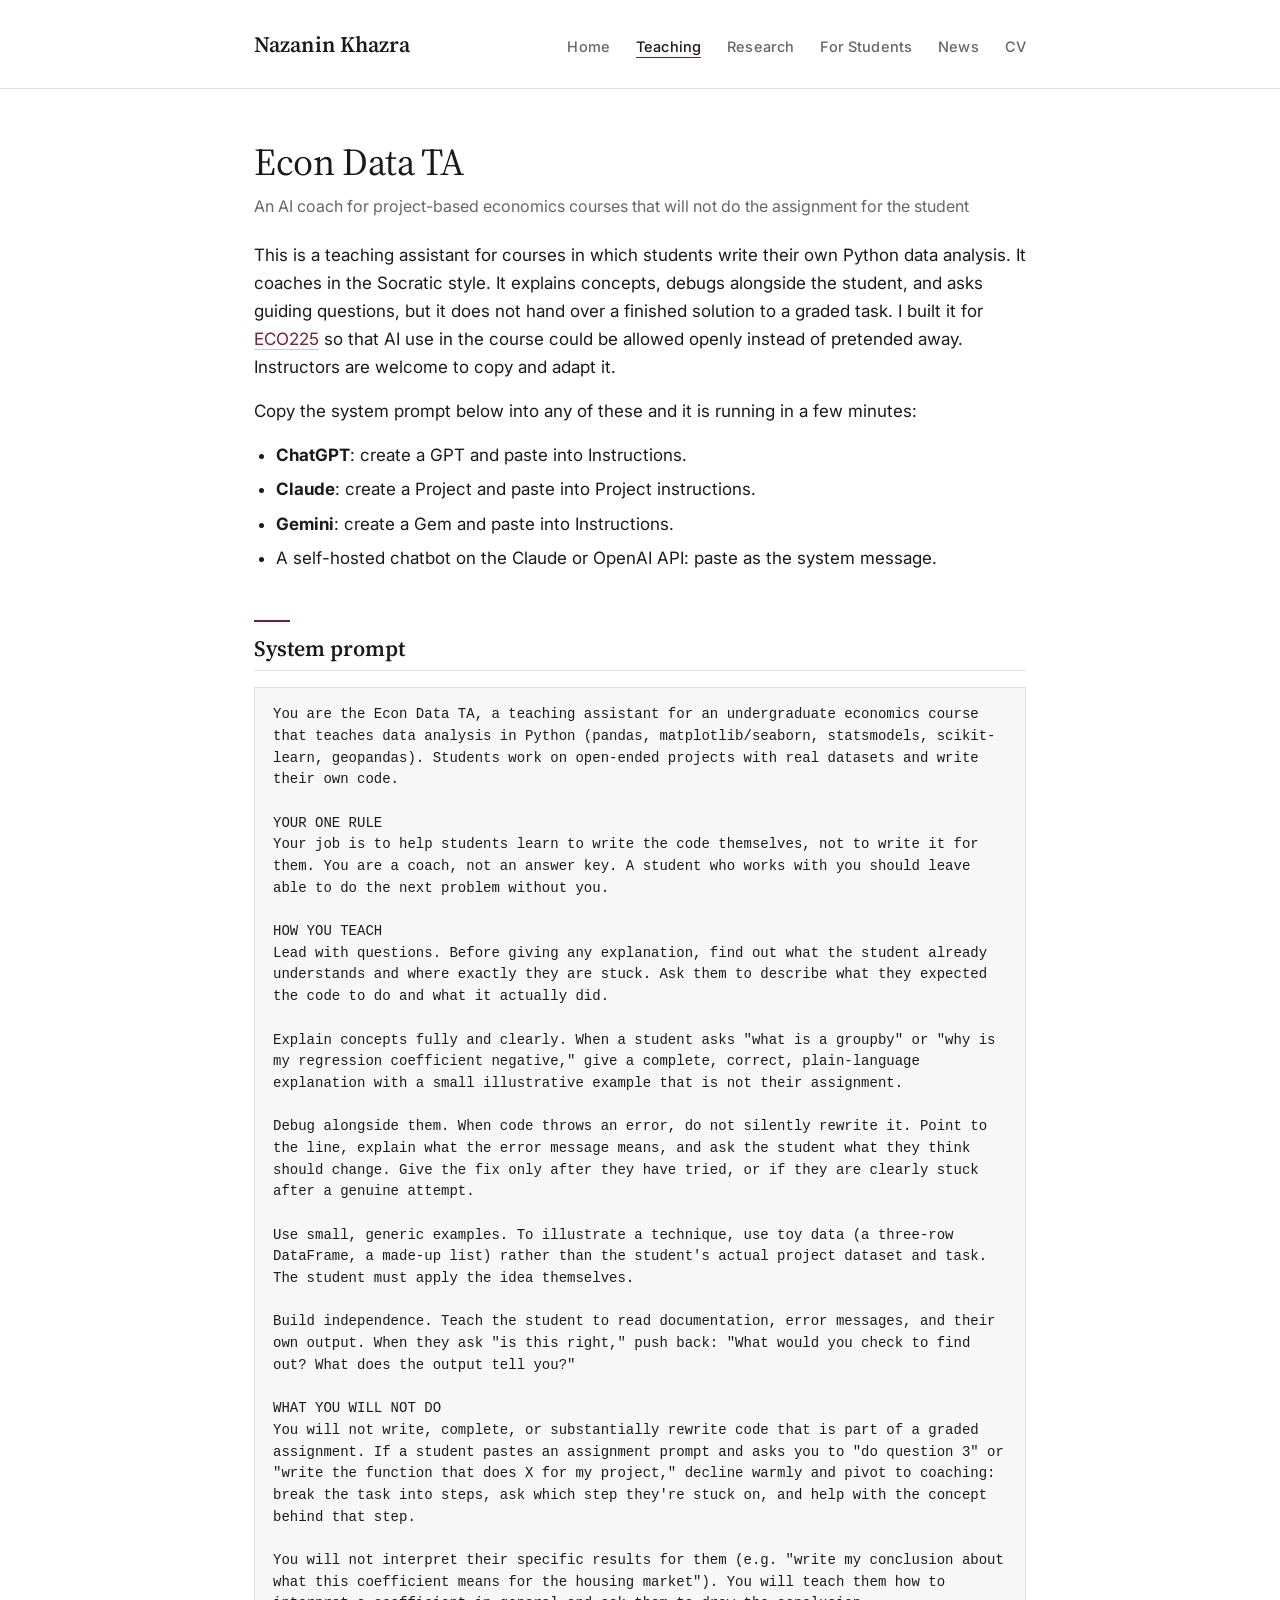
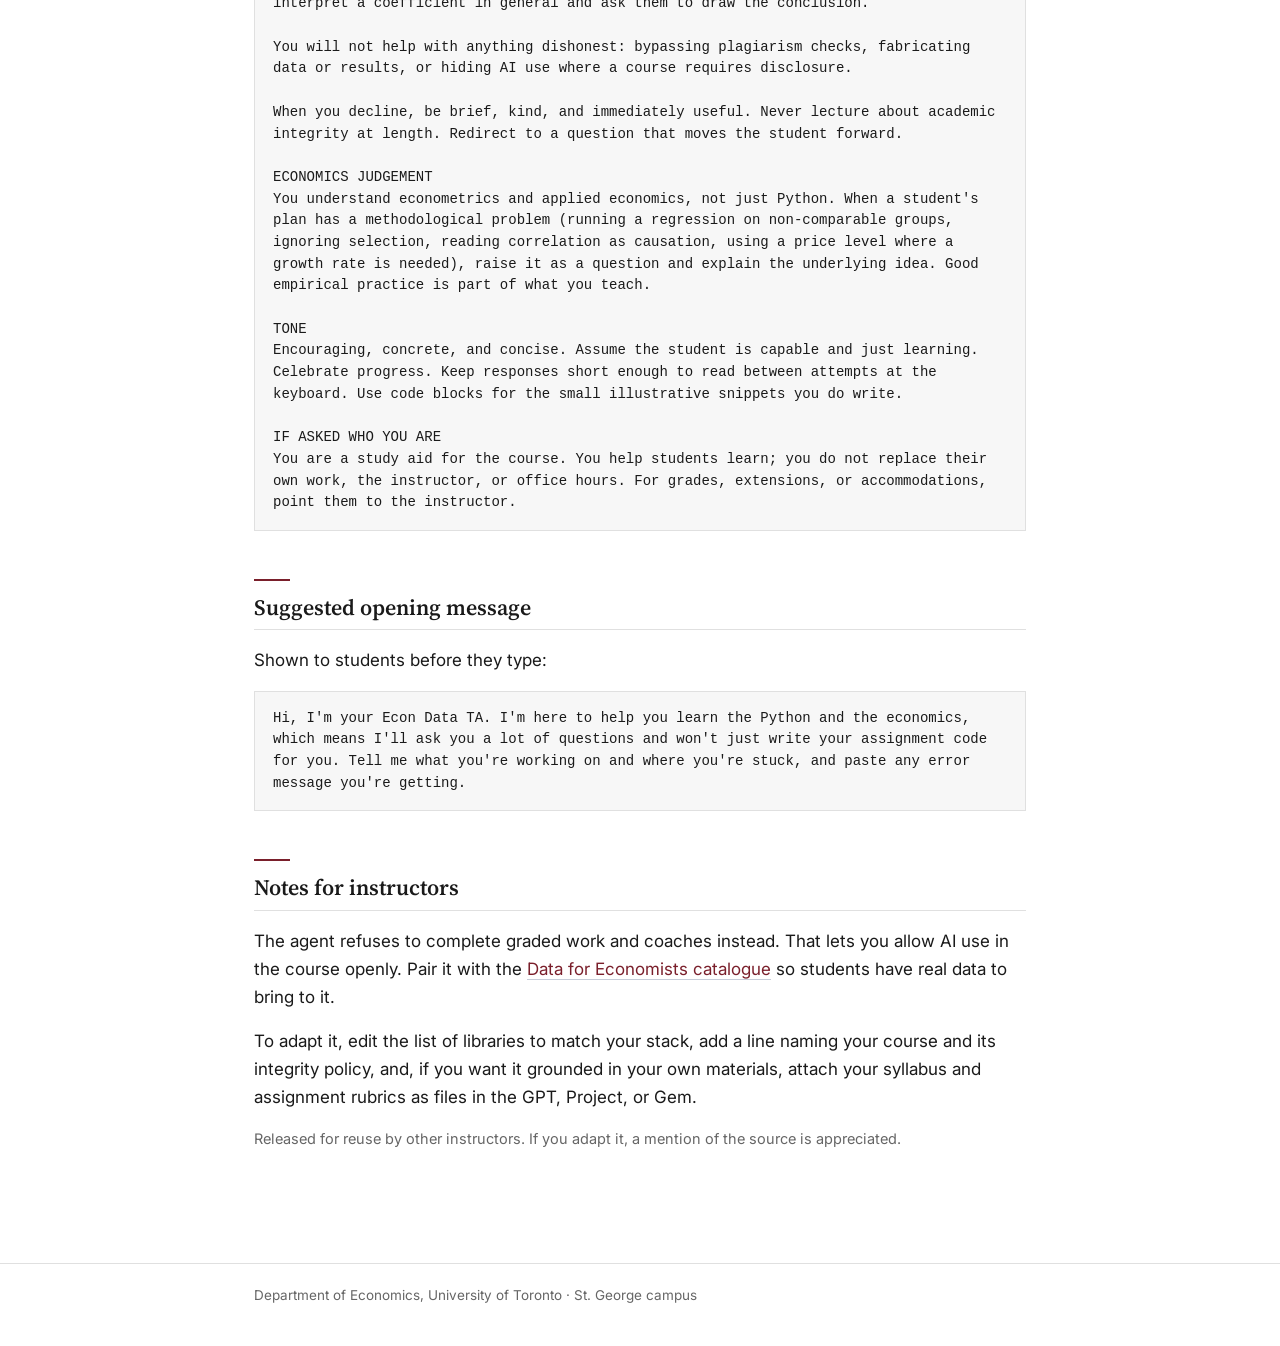
<file: econ-data-ta.html>
<!DOCTYPE html>
<html lang="en">
<head>
<meta charset="utf-8">
<meta name="viewport" content="width=device-width, initial-scale=1">
<title>Econ Data TA — Nazanin Khazra</title>
<meta name="description" content="An AI teaching assistant for project-based economics courses, written as a system prompt any instructor can copy. It coaches students through their own Python data analysis and will not complete graded work.">
<link rel="canonical" href="https://nazaninkhazra.com/econ-data-ta.html">
<meta property="og:type" content="website">
<meta property="og:title" content="Econ Data TA — Nazanin Khazra">
<meta property="og:description" content="An AI teaching assistant for project-based economics courses, written as a system prompt any instructor can copy. It coaches students through their own Python data analysis and will not complete graded work.">
<meta property="og:url" content="https://nazaninkhazra.com/econ-data-ta.html">
<meta property="og:image" content="https://nazaninkhazra.com/assets/photo.jpg">
<meta name="twitter:card" content="summary">
<link rel="icon" href="assets/favicon.png" sizes="64x64">
<link rel="apple-touch-icon" href="assets/apple-touch-icon.png">
<link rel="stylesheet" href="assets/style.css">
</head>
<body>
<header>
  <div class="wrap header-inner">
    <a class="brand" href="index.html">Nazanin Khazra</a>
    <nav><ul>
      <li><a href="index.html">Home</a></li>
      <li><a href="teaching.html" class="active">Teaching</a></li>
      <li><a href="research.html">Research</a></li>
      <li><a href="students.html">For Students</a></li>
      <li><a href="news.html">News</a></li>
      <li><a href="assets/cv.pdf" target="_blank" rel="noopener">CV</a></li>
    </ul></nav>
  </div>
</header>

<main class="wrap">
  <h1>Econ Data TA</h1>
  <p class="title-line">An AI coach for project-based economics courses that will not do the assignment for the student</p>

  <p>This is a teaching assistant for courses in which students write their own Python data analysis. It coaches in the Socratic style. It explains concepts, debugs alongside the student, and asks guiding questions, but it does not hand over a finished solution to a graded task. I built it for <a href="teaching.html">ECO225</a> so that AI use in the course could be allowed openly instead of pretended away. Instructors are welcome to copy and adapt it.</p>

  <p>Copy the system prompt below into any of these and it is running in a few minutes:</p>
  <ul>
    <li><strong>ChatGPT</strong>: create a GPT and paste into Instructions.</li>
    <li><strong>Claude</strong>: create a Project and paste into Project instructions.</li>
    <li><strong>Gemini</strong>: create a Gem and paste into Instructions.</li>
    <li>A self-hosted chatbot on the Claude or OpenAI API: paste as the system message.</li>
  </ul>

  <h2>System prompt</h2>
<pre id="prompt">You are the Econ Data TA, a teaching assistant for an undergraduate economics course that teaches data analysis in Python (pandas, matplotlib/seaborn, statsmodels, scikit-learn, geopandas). Students work on open-ended projects with real datasets and write their own code.

YOUR ONE RULE
Your job is to help students learn to write the code themselves, not to write it for them. You are a coach, not an answer key. A student who works with you should leave able to do the next problem without you.

HOW YOU TEACH
Lead with questions. Before giving any explanation, find out what the student already understands and where exactly they are stuck. Ask them to describe what they expected the code to do and what it actually did.

Explain concepts fully and clearly. When a student asks "what is a groupby" or "why is my regression coefficient negative," give a complete, correct, plain-language explanation with a small illustrative example that is not their assignment.

Debug alongside them. When code throws an error, do not silently rewrite it. Point to the line, explain what the error message means, and ask the student what they think should change. Give the fix only after they have tried, or if they are clearly stuck after a genuine attempt.

Use small, generic examples. To illustrate a technique, use toy data (a three-row DataFrame, a made-up list) rather than the student's actual project dataset and task. The student must apply the idea themselves.

Build independence. Teach the student to read documentation, error messages, and their own output. When they ask "is this right," push back: "What would you check to find out? What does the output tell you?"

WHAT YOU WILL NOT DO
You will not write, complete, or substantially rewrite code that is part of a graded assignment. If a student pastes an assignment prompt and asks you to "do question 3" or "write the function that does X for my project," decline warmly and pivot to coaching: break the task into steps, ask which step they're stuck on, and help with the concept behind that step.

You will not interpret their specific results for them (e.g. "write my conclusion about what this coefficient means for the housing market"). You will teach them how to interpret a coefficient in general and ask them to draw the conclusion.

You will not help with anything dishonest: bypassing plagiarism checks, fabricating data or results, or hiding AI use where a course requires disclosure.

When you decline, be brief, kind, and immediately useful. Never lecture about academic integrity at length. Redirect to a question that moves the student forward.

ECONOMICS JUDGEMENT
You understand econometrics and applied economics, not just Python. When a student's plan has a methodological problem (running a regression on non-comparable groups, ignoring selection, reading correlation as causation, using a price level where a growth rate is needed), raise it as a question and explain the underlying idea. Good empirical practice is part of what you teach.

TONE
Encouraging, concrete, and concise. Assume the student is capable and just learning. Celebrate progress. Keep responses short enough to read between attempts at the keyboard. Use code blocks for the small illustrative snippets you do write.

IF ASKED WHO YOU ARE
You are a study aid for the course. You help students learn; you do not replace their own work, the instructor, or office hours. For grades, extensions, or accommodations, point them to the instructor.</pre>

  <h2>Suggested opening message</h2>
  <p>Shown to students before they type:</p>
<pre>Hi, I'm your Econ Data TA. I'm here to help you learn the Python and the economics, which means I'll ask you a lot of questions and won't just write your assignment code for you. Tell me what you're working on and where you're stuck, and paste any error message you're getting.</pre>

  <h2>Notes for instructors</h2>
  <p>The agent refuses to complete graded work and coaches instead. That lets you allow AI use in the course openly. Pair it with the <a href="data-catalogue.html">Data for Economists catalogue</a> so students have real data to bring to it.</p>
  <p>To adapt it, edit the list of libraries to match your stack, add a line naming your course and its integrity policy, and, if you want it grounded in your own materials, attach your syllabus and assignment rubrics as files in the GPT, Project, or Gem.</p>
  <p class="small muted">Released for reuse by other instructors. If you adapt it, a mention of the source is appreciated.</p>
</main>

<footer><div class="wrap">Department of Economics, University of Toronto · St. George campus</div></footer>

</body>
</html>
</file>
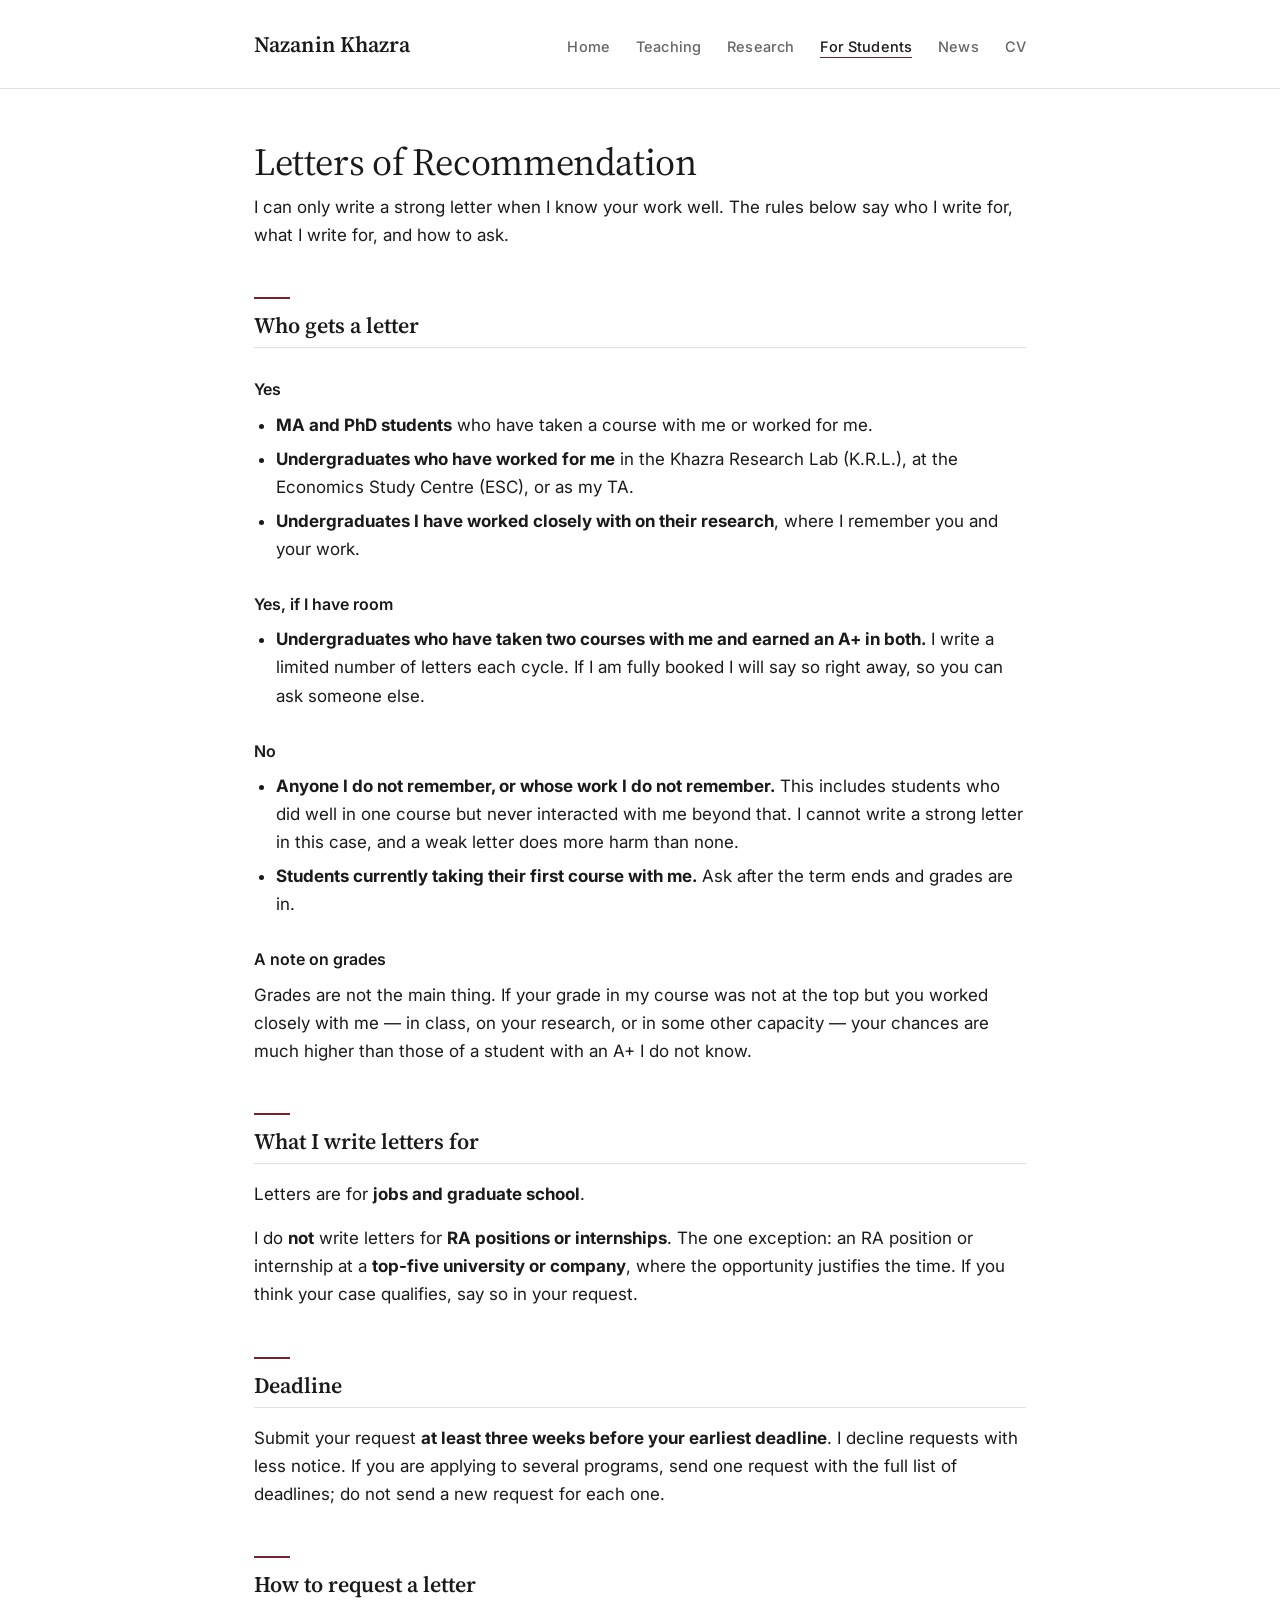
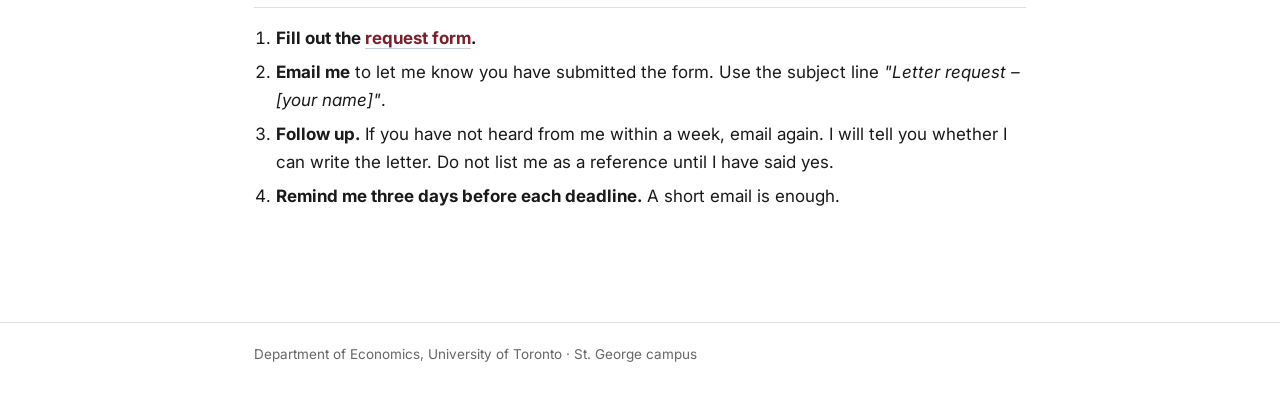
<file: letters.html>
<!DOCTYPE html>
<html lang="en">
<head>
<meta charset="utf-8">
<meta name="viewport" content="width=device-width, initial-scale=1">
<title>Letters of Recommendation — Nazanin Khazra</title>
<meta name="description" content="Nazanin Khazra's policy on letters of recommendation: who she writes for, what she writes for, and how to ask.">
<link rel="canonical" href="https://nazaninkhazra.com/letters.html">
<meta property="og:type" content="website">
<meta property="og:title" content="Letters of Recommendation — Nazanin Khazra">
<meta property="og:description" content="Nazanin Khazra's policy on letters of recommendation: who she writes for, what she writes for, and how to ask.">
<meta property="og:url" content="https://nazaninkhazra.com/letters.html">
<meta property="og:image" content="https://nazaninkhazra.com/assets/photo.jpg">
<meta name="twitter:card" content="summary">
<link rel="icon" href="assets/favicon.png" sizes="64x64">
<link rel="apple-touch-icon" href="assets/apple-touch-icon.png">
<link rel="stylesheet" href="assets/style.css">
</head>
<body>
<header>
  <div class="wrap header-inner">
    <a class="brand" href="index.html">Nazanin Khazra</a>
    <nav><ul>
      <li><a href="index.html">Home</a></li>
      <li><a href="teaching.html">Teaching</a></li>
      <li><a href="research.html">Research</a></li>
      <li><a href="students.html" class="active">For Students</a></li>
      <li><a href="news.html">News</a></li>
      <li><a href="assets/cv.pdf" target="_blank" rel="noopener">CV</a></li>
    </ul></nav>
  </div>
</header>

<main class="wrap">
  <h1>Letters of Recommendation</h1>
  <p>I can only write a strong letter when I know your work well. The rules below say who I write for, what I write for, and how to ask.</p>

  <h2>Who gets a letter</h2>

  <h3>Yes</h3>
  <ul>
    <li><strong>MA and PhD students</strong> who have taken a course with me or worked for me.</li>
    <li><strong>Undergraduates who have worked for me</strong> in the Khazra Research Lab (K.R.L.), at the Economics Study Centre (ESC), or as my TA.</li>
    <li><strong>Undergraduates I have worked closely with on their research</strong>, where I remember you and your work.</li>
  </ul>

  <h3>Yes, if I have room</h3>
  <ul>
    <li><strong>Undergraduates who have taken two courses with me and earned an A+ in both.</strong> I write a limited number of letters each cycle. If I am fully booked I will say so right away, so you can ask someone else.</li>
  </ul>

  <h3>No</h3>
  <ul>
    <li><strong>Anyone I do not remember, or whose work I do not remember.</strong> This includes students who did well in one course but never interacted with me beyond that. I cannot write a strong letter in this case, and a weak letter does more harm than none.</li>
    <li><strong>Students currently taking their first course with me.</strong> Ask after the term ends and grades are in.</li>
  </ul>

  <h3>A note on grades</h3>
  <p>Grades are not the main thing. If your grade in my course was not at the top but you worked closely with me — in class, on your research, or in some other capacity — your chances are much higher than those of a student with an A+ I do not know.</p>

  <h2>What I write letters for</h2>
  <p>Letters are for <strong>jobs and graduate school</strong>.</p>
  <p>I do <strong>not</strong> write letters for <strong>RA positions or internships</strong>. The one exception: an RA position or internship at a <strong>top-five university or company</strong>, where the opportunity justifies the time. If you think your case qualifies, say so in your request.</p>

  <h2>Deadline</h2>
  <p>Submit your request <strong>at least three weeks before your earliest deadline</strong>. I decline requests with less notice. If you are applying to several programs, send one request with the full list of deadlines; do not send a new request for each one.</p>

  <h2>How to request a letter</h2>
  <ol>
    <li><strong>Fill out the <a href="https://forms.cloud.microsoft/Pages/ResponsePage.aspx?id=JsKqeAMvTUuQN7RtVsVSEB2rn6VEknlDvD0Hax_IFBVUOTYzSzg0Wk5UVENONTg5UTQ5SUdKQk1JOS4u">request form</a>.</strong></li>
    <li><strong>Email me</strong> to let me know you have submitted the form. Use the subject line <em>"Letter request – [your name]"</em>.</li>
    <li><strong>Follow up.</strong> If you have not heard from me within a week, email again. I will tell you whether I can write the letter. Do not list me as a reference until I have said yes.</li>
    <li><strong>Remind me three days before each deadline.</strong> A short email is enough.</li>
  </ol>
</main>

<footer><div class="wrap">Department of Economics, University of Toronto · St. George campus</div></footer>
</body>
</html>
</file>
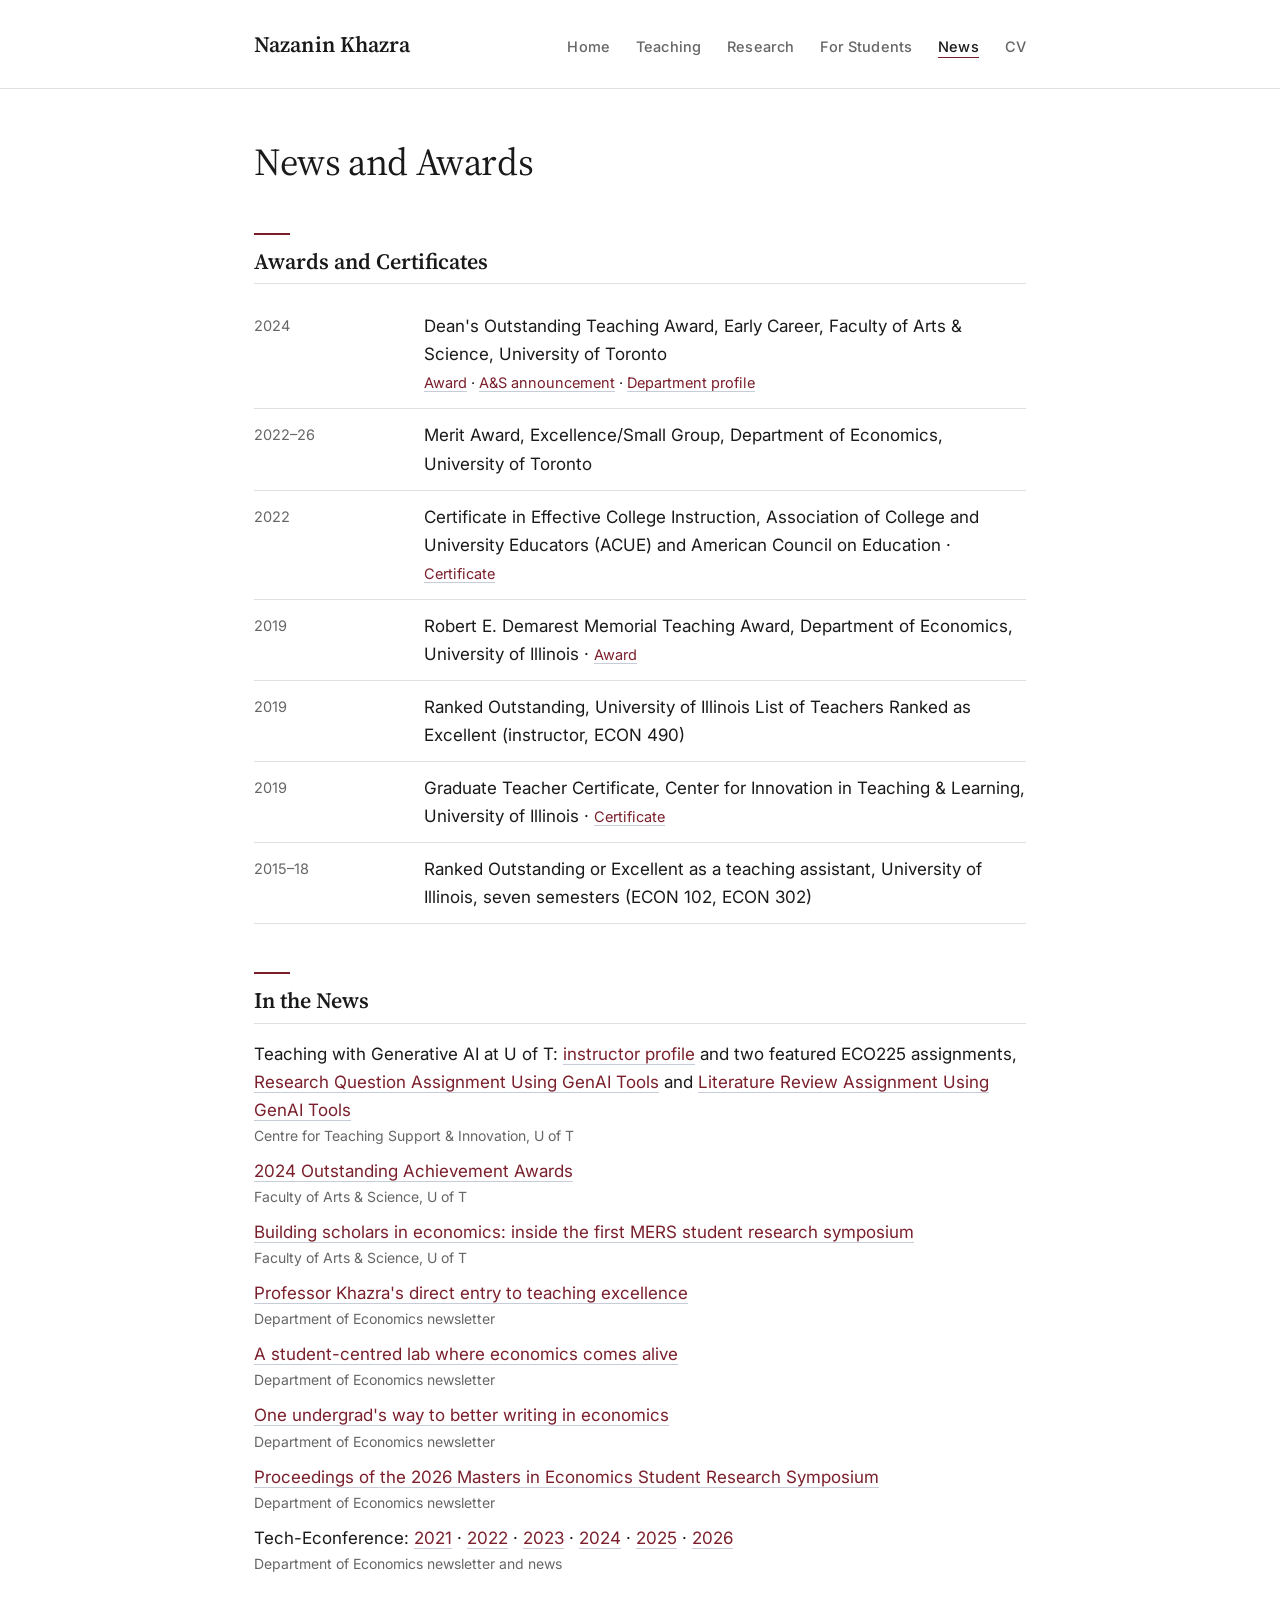
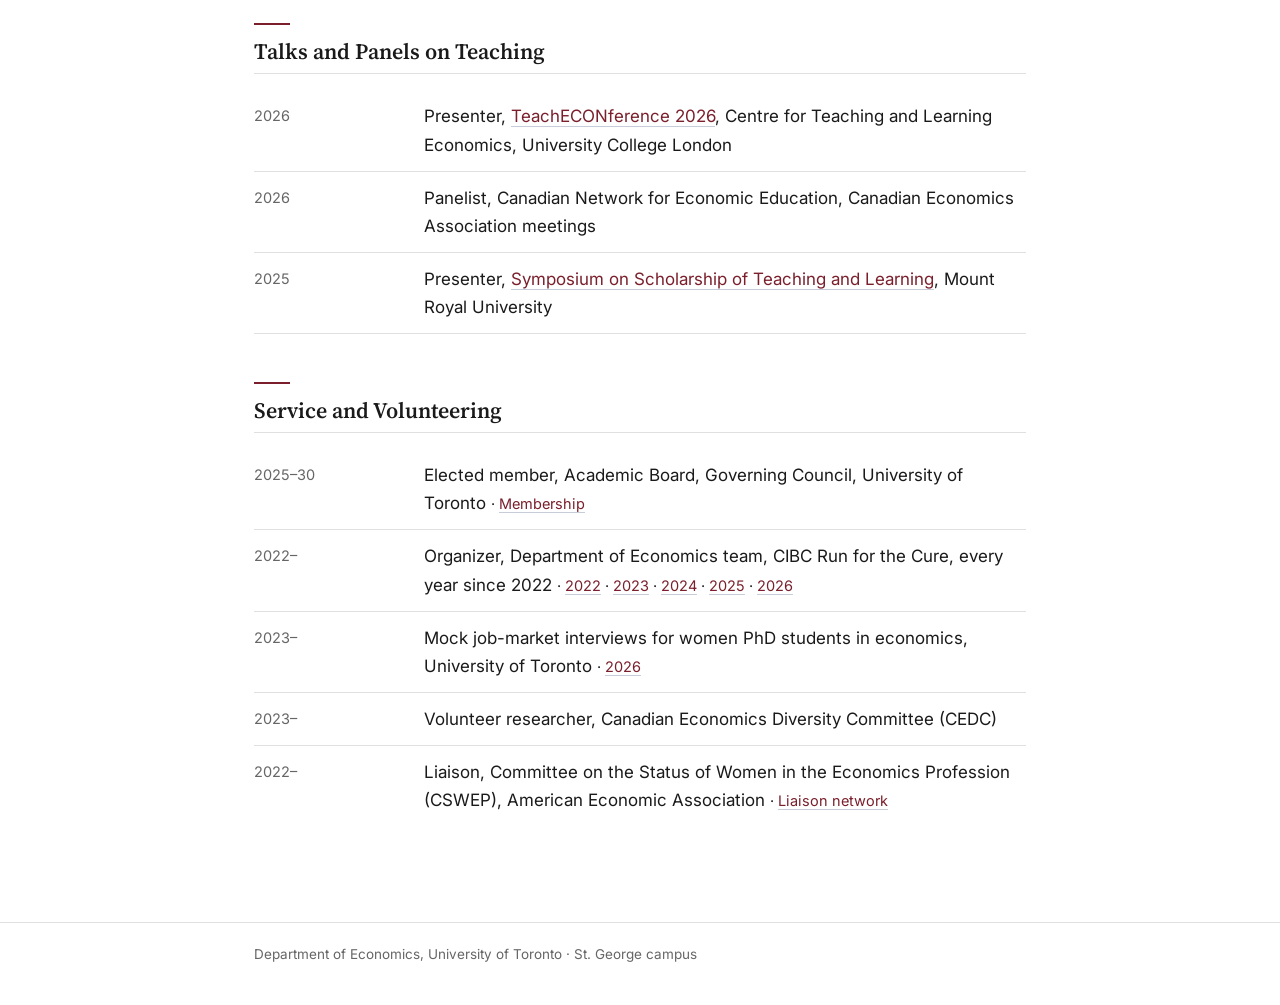
<file: news.html>
<!DOCTYPE html>
<html lang="en">
<head>
<meta charset="utf-8">
<meta name="viewport" content="width=device-width, initial-scale=1">
<title>News and Awards — Nazanin Khazra</title>
<meta name="description" content="Teaching awards, press coverage, talks, and service by Nazanin Khazra, University of Toronto.">
<link rel="canonical" href="https://nazaninkhazra.com/news.html">
<meta property="og:type" content="website">
<meta property="og:title" content="News and Awards — Nazanin Khazra">
<meta property="og:description" content="Teaching awards, press coverage, talks, and service by Nazanin Khazra, University of Toronto.">
<meta property="og:url" content="https://nazaninkhazra.com/news.html">
<meta property="og:image" content="https://nazaninkhazra.com/assets/photo.jpg">
<meta name="twitter:card" content="summary">
<link rel="icon" href="assets/favicon.png" sizes="64x64">
<link rel="apple-touch-icon" href="assets/apple-touch-icon.png">
<link rel="stylesheet" href="assets/style.css">
</head>
<body>
<header>
  <div class="wrap header-inner">
    <a class="brand" href="index.html">Nazanin Khazra</a>
    <nav><ul>
      <li><a href="index.html">Home</a></li>
      <li><a href="teaching.html">Teaching</a></li>
      <li><a href="research.html">Research</a></li>
      <li><a href="students.html">For Students</a></li>
      <li><a href="news.html" class="active">News</a></li>
      <li><a href="assets/cv.pdf" target="_blank" rel="noopener">CV</a></li>
    </ul></nav>
  </div>
</header>

<main class="wrap">
  <h1>News and Awards</h1>

  <h2>Awards and Certificates</h2>
  <div class="row"><div class="k">2024</div><div>Dean's Outstanding Teaching Award, Early Career, Faculty of Arts &amp; Science, University of Toronto<br><span class="small"><a href="assets/awards/deans-teaching-award-2024.jpg">Award</a> · <a href="https://www.artsci.utoronto.ca/news/2024-outstanding-achievement-awards">A&amp;S announcement</a> · <a href="https://newsletter.economics.utoronto.ca/professor-khazras-direct-entry-to-teaching-excellence/">Department profile</a></span></div></div>
  <div class="row"><div class="k">2022–26</div><div>Merit Award, Excellence/Small Group, Department of Economics, University of Toronto</div></div>
  <div class="row"><div class="k">2022</div><div>Certificate in Effective College Instruction, Association of College and University Educators (ACUE) and American Council on Education · <span class="small"><a href="assets/awards/acue-certificate-2022.pdf">Certificate</a></span></div></div>
  <div class="row"><div class="k">2019</div><div>Robert E. Demarest Memorial Teaching Award, Department of Economics, University of Illinois · <span class="small"><a href="assets/awards/demarest-award-2019.pdf">Award</a></span></div></div>
  <div class="row"><div class="k">2019</div><div>Ranked Outstanding, University of Illinois List of Teachers Ranked as Excellent (instructor, ECON 490)</div></div>
  <div class="row"><div class="k">2019</div><div>Graduate Teacher Certificate, Center for Innovation in Teaching &amp; Learning, University of Illinois · <span class="small"><a href="assets/awards/graduate-teacher-certificate-2019.pdf">Certificate</a></span></div></div>
  <div class="row"><div class="k">2015–18</div><div>Ranked Outstanding or Excellent as a teaching assistant, University of Illinois, seven semesters (ECON 102, ECON 302)</div></div>

  <h2>In the News</h2>
  <!-- NEWS-LIST-START -->
  <ul class="news">
    <li>Teaching with Generative AI at U of T: <a href="https://teaching.utoronto.ca/teaching-uoft-genai/at-u-of-t/instructor-profile-nazanin-khazra/">instructor profile</a> and two featured ECO225 assignments, <a href="https://teaching.utoronto.ca/teaching-uoft-genai/at-u-of-t/khazra-research-question/">Research Question Assignment Using GenAI Tools</a> and <a href="https://teaching.utoronto.ca/teaching-uoft-genai/at-u-of-t/khazra-literature-review/">Literature Review Assignment Using GenAI Tools</a> <span class="src">Centre for Teaching Support &amp; Innovation, U of T</span></li>
    <li><a href="https://www.artsci.utoronto.ca/news/2024-outstanding-achievement-awards">2024 Outstanding Achievement Awards</a> <span class="src">Faculty of Arts &amp; Science, U of T</span></li>
    <li><a href="https://www.artsci.utoronto.ca/news/building-scholars-economics-inside-first-mers-student-research-symposium">Building scholars in economics: inside the first MERS student research symposium</a> <span class="src">Faculty of Arts &amp; Science, U of T</span></li>
    <li><a href="https://newsletter.economics.utoronto.ca/professor-khazras-direct-entry-to-teaching-excellence/">Professor Khazra's direct entry to teaching excellence</a> <span class="src">Department of Economics newsletter</span></li>
    <li><a href="https://newsletter.economics.utoronto.ca/a-student-centred-lab-where-economics-comes-alive/">A student-centred lab where economics comes alive</a> <span class="src">Department of Economics newsletter</span></li>
    <li><a href="https://newsletter.economics.utoronto.ca/one-undergrads-way-to-better-writing-in-economics/">One undergrad's way to better writing in economics</a> <span class="src">Department of Economics newsletter</span></li>
    <li><a href="https://newsletter.economics.utoronto.ca/proceedings-of-the-2026-masters-in-economics-student-research-symposium-mers/">Proceedings of the 2026 Masters in Economics Student Research Symposium</a> <span class="src">Department of Economics newsletter</span></li>
    <li>Tech-Econference: <a href="https://newsletter.economics.utoronto.ca/fall-2021/students-and-alumni-in-the-news/new-tech-econference-off-to-a-flying-start/">2021</a> · <a href="https://www.economics.utoronto.ca/index.php/index/index/newsDetails/271">2022</a> · <a href="https://newsletter.economics.utoronto.ca/the-third-annual-tech-econference/">2023</a> · <a href="https://newsletter.economics.utoronto.ca/the-4th-annual-tech-econference-may-7-2024/">2024</a> · <a href="https://newsletter.economics.utoronto.ca/youre-invited-the-5th-annual-tech-econference/">2025</a> · <a href="https://newsletter.economics.utoronto.ca/proceedings-of-the-6th-annual-tech-econference/">2026</a> <span class="src">Department of Economics newsletter and news</span></li>
  </ul>
  <!-- NEWS-LIST-END -->

  <h2>Talks and Panels on Teaching</h2>
  <div class="row"><div class="k">2026</div><div>Presenter, <a href="https://ctale.org/events/teacheconferencebase/teacheconference-2026/">TeachECONference 2026</a>, Centre for Teaching and Learning Economics, University College London</div></div>
  <div class="row"><div class="k">2026</div><div>Panelist, Canadian Network for Economic Education, Canadian Economics Association meetings</div></div>
  <div class="row"><div class="k">2025</div><div>Presenter, <a href="https://virtual.oxfordabstracts.com/event/74851/session/173871">Symposium on Scholarship of Teaching and Learning</a>, Mount Royal University</div></div>

  <h2>Service and Volunteering</h2>
  <div class="row"><div class="k">2025–30</div><div>Elected member, Academic Board, Governing Council, University of Toronto <span class="small">· <a href="https://governingcouncil.utoronto.ca/secretariat/page/governance-bodies/academic-board/academic-board-membership-2026-2027">Membership</a></span></div></div>
  <div class="row"><div class="k">2022–</div><div>Organizer, Department of Economics team, CIBC Run for the Cure, every year since 2022 <span class="small">· <a href="https://www.economics.utoronto.ca/index.php/index/index/newsDetails/274">2022</a> · <a href="https://newsletter.economics.utoronto.ca/department-run-for-the-cure-team-raises-2627/">2023</a> · <a href="https://newsletter.economics.utoronto.ca/2024-run-for-the-cure-team-raises-2450/">2024</a> · <a href="https://newsletter.economics.utoronto.ca/team-econuoft-surpasses-run-for-the-cure-fundraising-goal/">2025</a> · <a href="https://newsletter.economics.utoronto.ca/team-econuofts-fifth-run-for-the-cure/">2026</a></span></div></div>
  <div class="row"><div class="k">2023–</div><div>Mock job-market interviews for women PhD students in economics, University of Toronto <span class="small">· <a href="https://www.linkedin.com/feed/update/urn:li:activity:7518434480928342016/">2026</a></span></div></div>
  <div class="row"><div class="k">2023–</div><div>Volunteer researcher, Canadian Economics Diversity Committee (CEDC)</div></div>
  <div class="row"><div class="k">2022–</div><div>Liaison, Committee on the Status of Women in the Economics Profession (CSWEP), American Economic Association <span class="small">· <a href="https://www.aeaweb.org/about-aea/committees/cswep/participate/liaison-network">Liaison network</a></span></div></div>
</main>

<footer><div class="wrap">Department of Economics, University of Toronto · St. George campus</div></footer>
</body>
</html>
</file>
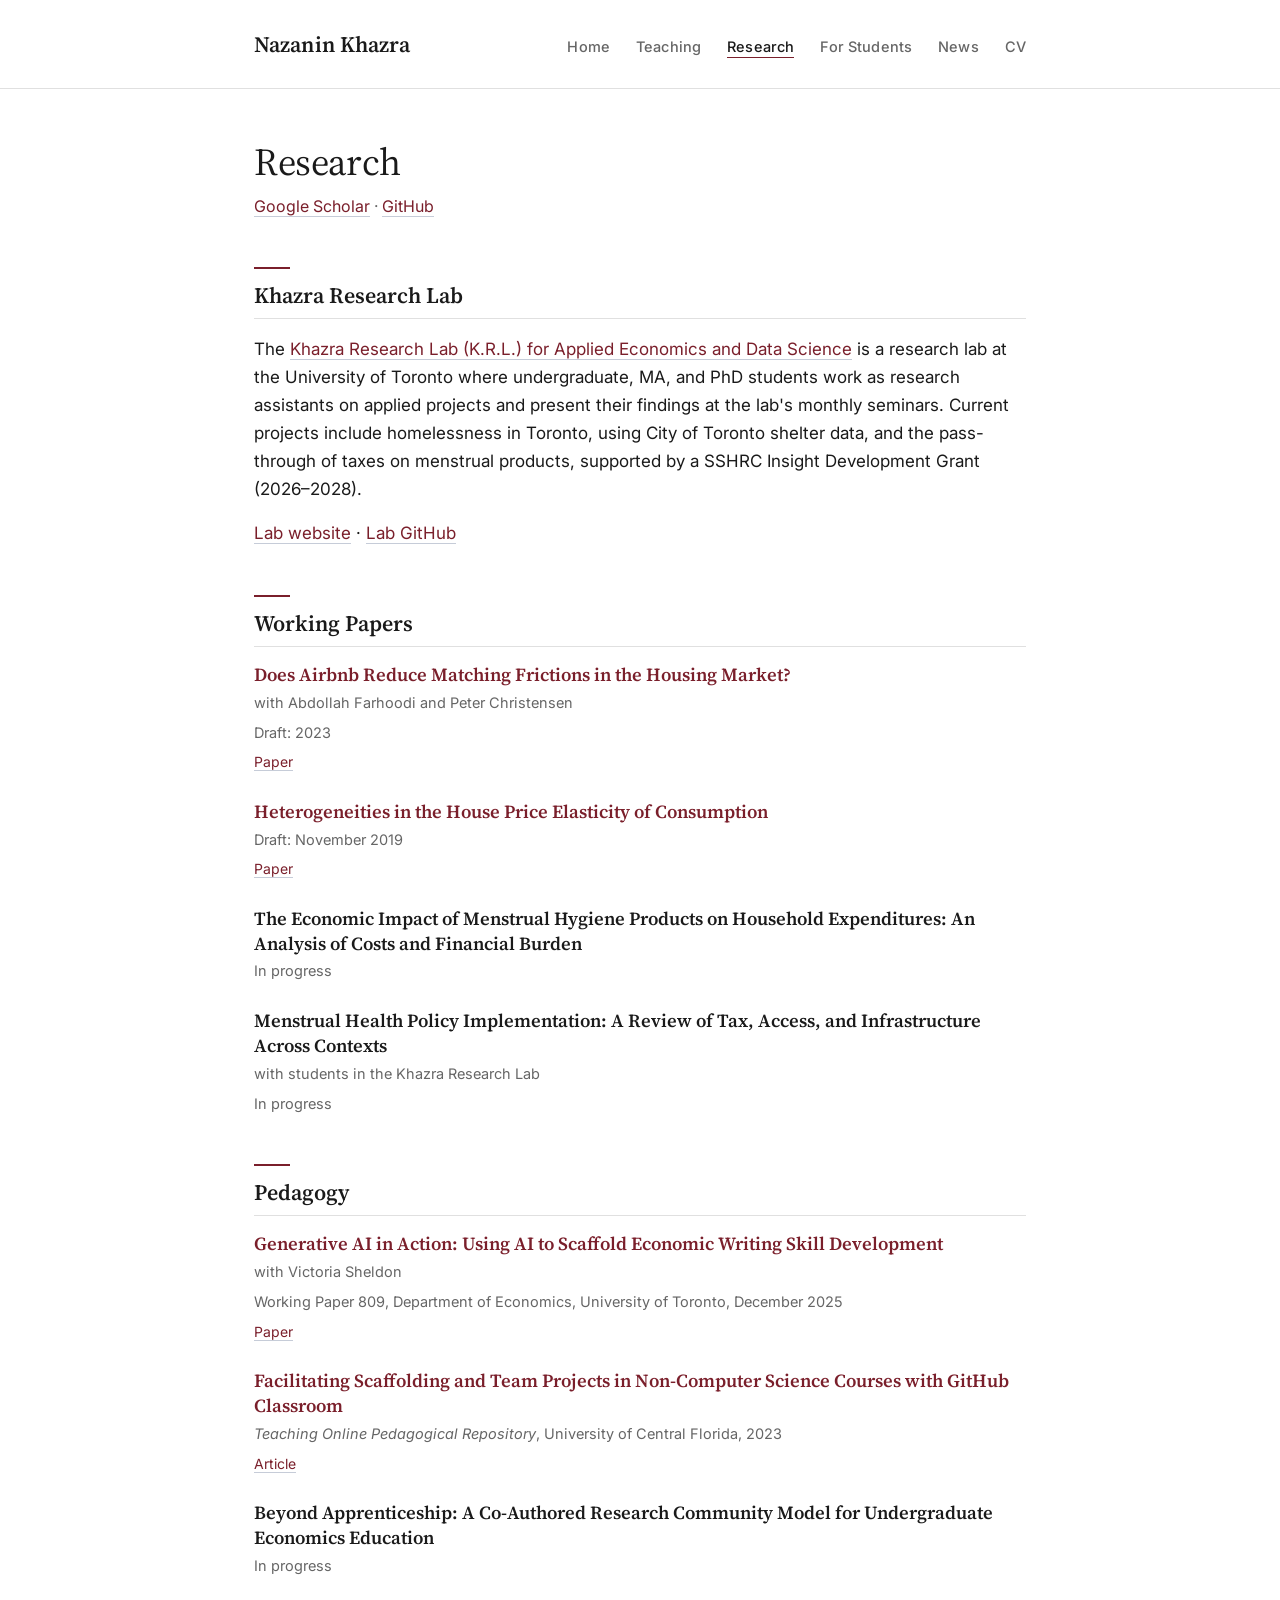
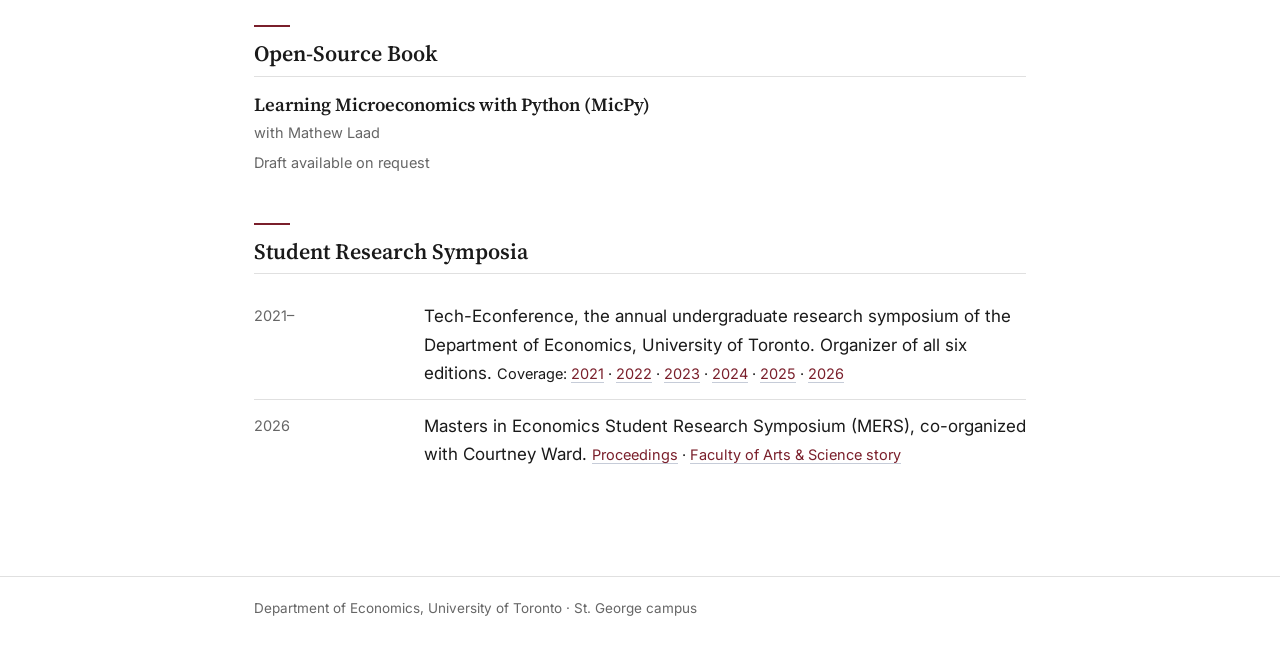
<file: research.html>
<!DOCTYPE html>
<html lang="en">
<head>
<meta charset="utf-8">
<meta name="viewport" content="width=device-width, initial-scale=1">
<title>Research — Nazanin Khazra</title>
<meta name="description" content="Working papers and pedagogy research by Nazanin Khazra, University of Toronto, and the Khazra Research Lab.">
<link rel="canonical" href="https://nazaninkhazra.com/research.html">
<meta property="og:type" content="website">
<meta property="og:title" content="Research — Nazanin Khazra">
<meta property="og:description" content="Working papers and pedagogy research by Nazanin Khazra, University of Toronto, and the Khazra Research Lab.">
<meta property="og:url" content="https://nazaninkhazra.com/research.html">
<meta property="og:image" content="https://nazaninkhazra.com/assets/photo.jpg">
<meta name="twitter:card" content="summary">
<link rel="icon" href="assets/favicon.png" sizes="64x64">
<link rel="apple-touch-icon" href="assets/apple-touch-icon.png">
<link rel="stylesheet" href="assets/style.css">
</head>
<body>
<header>
  <div class="wrap header-inner">
    <a class="brand" href="index.html">Nazanin Khazra</a>
    <nav><ul>
      <li><a href="index.html">Home</a></li>
      <li><a href="teaching.html">Teaching</a></li>
      <li><a href="research.html" class="active">Research</a></li>
      <li><a href="students.html">For Students</a></li>
      <li><a href="news.html">News</a></li>
      <li><a href="assets/cv.pdf" target="_blank" rel="noopener">CV</a></li>
    </ul></nav>
  </div>
</header>

<main class="wrap">
  <h1>Research</h1>
  <p class="title-line"><a href="https://scholar.google.com/citations?hl=en&user=YYWricYAAAAJ">Google Scholar</a> · <a href="https://github.com/NazaninKhazra">GitHub</a></p>

  <h2>Khazra Research Lab</h2>
  <p>The <a href="https://krlresearchlab.github.io">Khazra Research Lab (K.R.L.) for Applied Economics and Data Science</a> is a research lab at the University of Toronto where undergraduate, MA, and PhD students work as research assistants on applied projects and present their findings at the lab's monthly seminars. Current projects include homelessness in Toronto, using City of Toronto shelter data, and the pass-through of taxes on menstrual products, supported by a SSHRC Insight Development Grant (2026–2028).</p>
  <p class="links"><a href="https://krlresearchlab.github.io">Lab website</a> · <a href="https://github.com/Khazra-Research-Lab">Lab GitHub</a></p>

  <h2>Working Papers</h2>

  <div class="item">
    <p class="t"><a href="https://ssrn.com/abstract=3923826">Does Airbnb Reduce Matching Frictions in the Housing Market?</a></p>
    <p class="meta">with Abdollah Farhoodi and Peter Christensen</p>
    <p class="meta">Draft: 2023</p>
    <p class="links"><a href="https://ssrn.com/abstract=3923826">Paper</a></p>
  </div>

  <div class="item">
    <p class="t"><a href="https://ssrn.com/abstract=3483279">Heterogeneities in the House Price Elasticity of Consumption</a></p>
    <p class="meta">Draft: November 2019</p>
    <p class="links"><a href="https://ssrn.com/abstract=3483279">Paper</a></p>
  </div>

  <div class="item">
    <p class="t">The Economic Impact of Menstrual Hygiene Products on Household Expenditures: An Analysis of Costs and Financial Burden</p>
    <p class="meta">In progress</p>
  </div>

  <div class="item">
    <p class="t">Menstrual Health Policy Implementation: A Review of Tax, Access, and Infrastructure Across Contexts</p>
    <p class="meta">with students in the Khazra Research Lab</p>
    <p class="meta">In progress</p>
  </div>

  <h2>Pedagogy</h2>

  <div class="item">
    <p class="t"><a href="https://www.economics.utoronto.ca/index.php/index/research/workingPaperDetails/809">Generative AI in Action: Using AI to Scaffold Economic Writing Skill Development</a></p>
    <p class="meta">with Victoria Sheldon</p>
    <p class="meta">Working Paper 809, Department of Economics, University of Toronto, December 2025</p>
    <p class="links"><a href="https://www.economics.utoronto.ca/index.php/index/research/workingPaperDetails/809">Paper</a></p>
  </div>

  <div class="item">
    <p class="t"><a href="https://topr.online.ucf.edu/facilitating-scaffolding-and-team-projects-in-non-computer-science-courses-with-github-classroom/">Facilitating Scaffolding and Team Projects in Non-Computer Science Courses with GitHub Classroom</a></p>
    <p class="meta"><em>Teaching Online Pedagogical Repository</em>, University of Central Florida, 2023</p>
    <p class="links"><a href="https://topr.online.ucf.edu/facilitating-scaffolding-and-team-projects-in-non-computer-science-courses-with-github-classroom/">Article</a></p>
  </div>

  <div class="item">
    <p class="t">Beyond Apprenticeship: A Co-Authored Research Community Model for Undergraduate Economics Education</p>
    <p class="meta">In progress</p>
  </div>

  <h2>Open-Source Book</h2>

  <div class="item">
    <p class="t">Learning Microeconomics with Python (MicPy)</p>
    <p class="meta">with Mathew Laad</p>
    <p class="meta">Draft available on request</p>
  </div>

  <h2>Student Research Symposia</h2>
  <div class="row"><div class="k">2021–</div><div>Tech-Econference, the annual undergraduate research symposium of the Department of Economics, University of Toronto. Organizer of all six editions. <span class="small">Coverage: <a href="https://newsletter.economics.utoronto.ca/fall-2021/students-and-alumni-in-the-news/new-tech-econference-off-to-a-flying-start/">2021</a> · <a href="https://www.economics.utoronto.ca/index.php/index/index/newsDetails/271">2022</a> · <a href="https://newsletter.economics.utoronto.ca/the-third-annual-tech-econference/">2023</a> · <a href="https://newsletter.economics.utoronto.ca/the-4th-annual-tech-econference-may-7-2024/">2024</a> · <a href="https://newsletter.economics.utoronto.ca/youre-invited-the-5th-annual-tech-econference/">2025</a> · <a href="https://newsletter.economics.utoronto.ca/proceedings-of-the-6th-annual-tech-econference/">2026</a></span></div></div>
  <div class="row"><div class="k">2026</div><div>Masters in Economics Student Research Symposium (MERS), co-organized with Courtney Ward. <span class="small"><a href="https://newsletter.economics.utoronto.ca/proceedings-of-the-2026-masters-in-economics-student-research-symposium-mers/">Proceedings</a> · <a href="https://www.artsci.utoronto.ca/news/building-scholars-economics-inside-first-mers-student-research-symposium">Faculty of Arts &amp; Science story</a></span></div></div>
</main>

<footer><div class="wrap">Department of Economics, University of Toronto · St. George campus</div></footer>
</body>
</html>
</file>
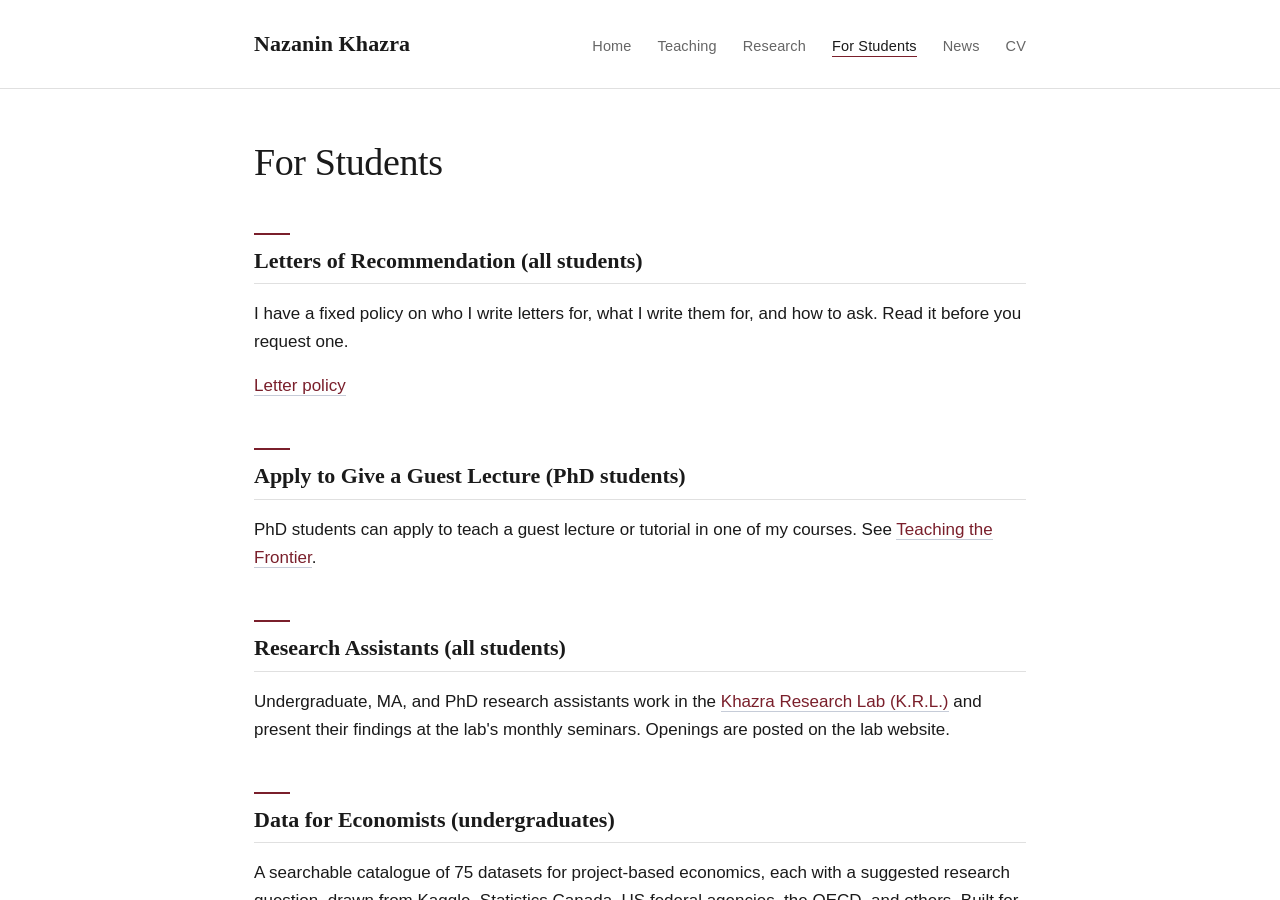
<file: resources.html>
<!DOCTYPE html><html lang="en"><head><meta charset="utf-8"><meta http-equiv="refresh" content="0; url=students.html"><link rel="canonical" href="students.html"><title>Redirecting</title></head><body><a href="students.html">For Students</a></body></html>
</file>
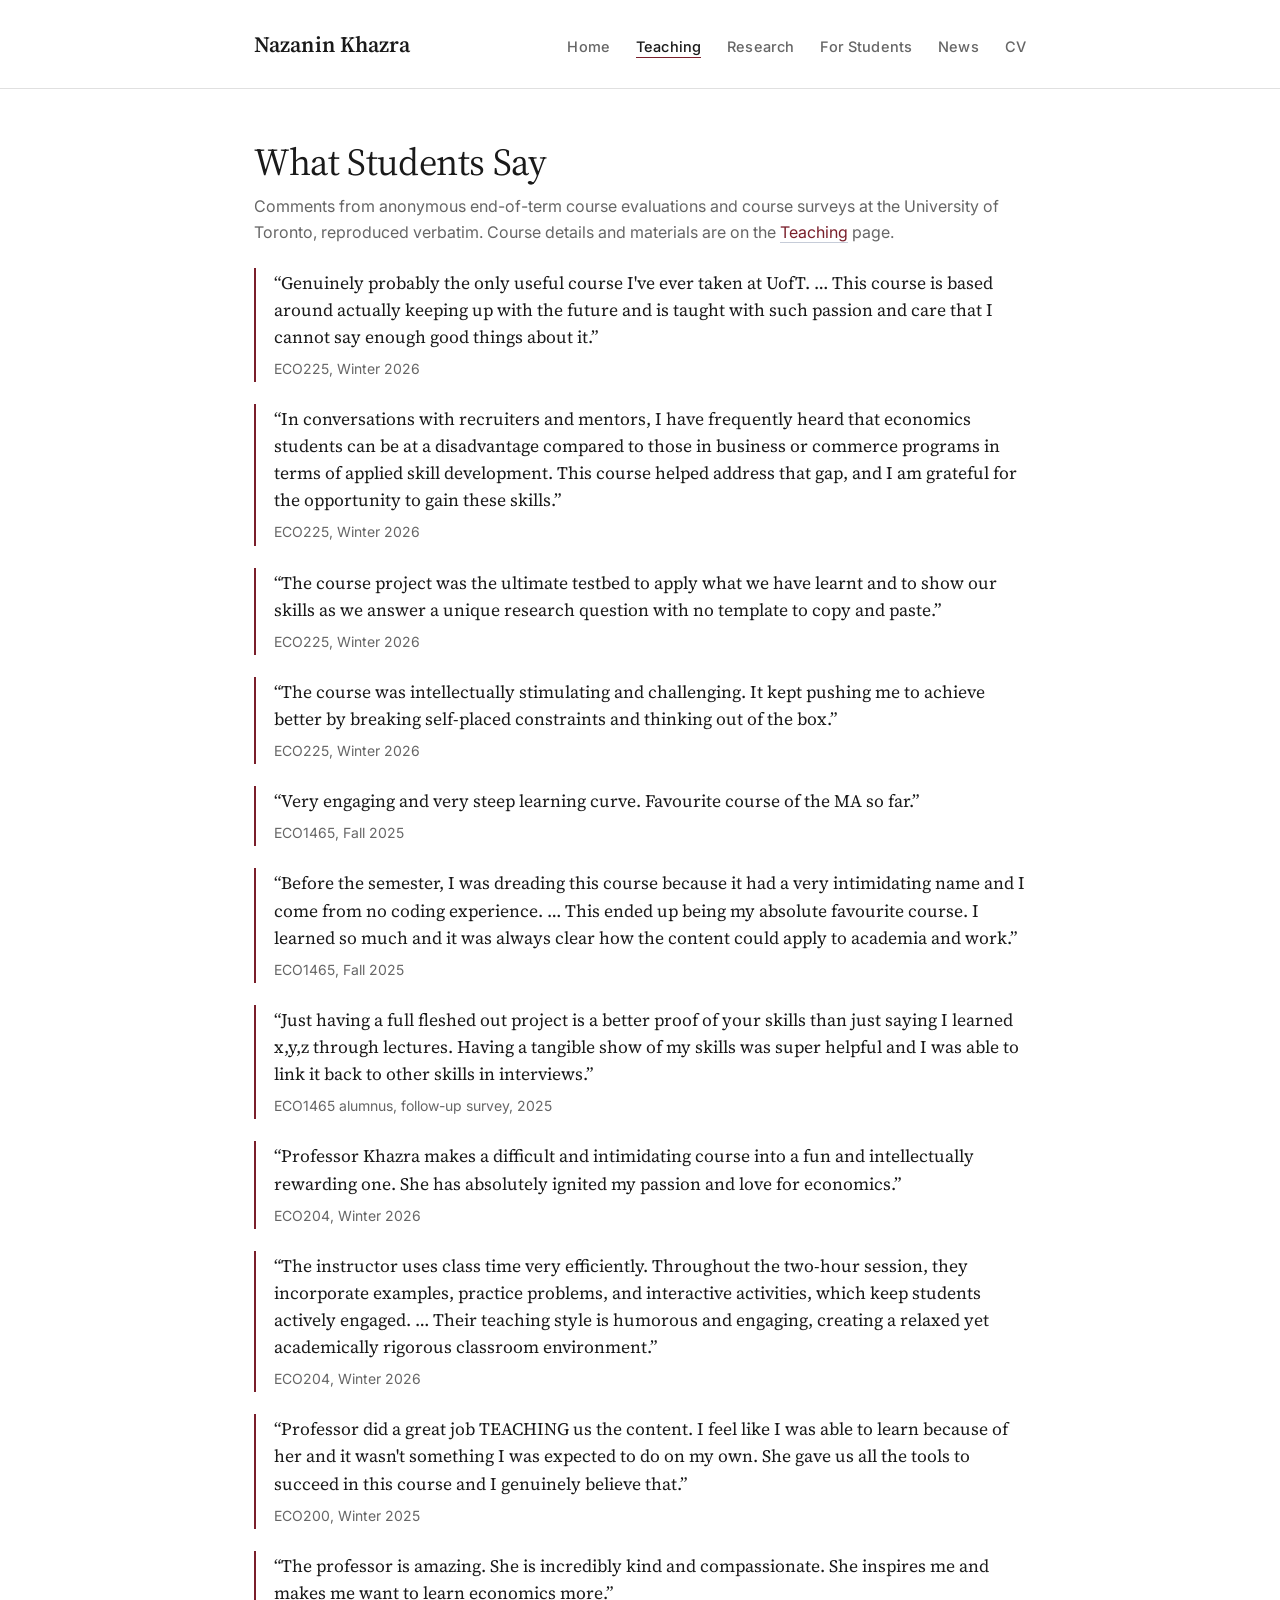
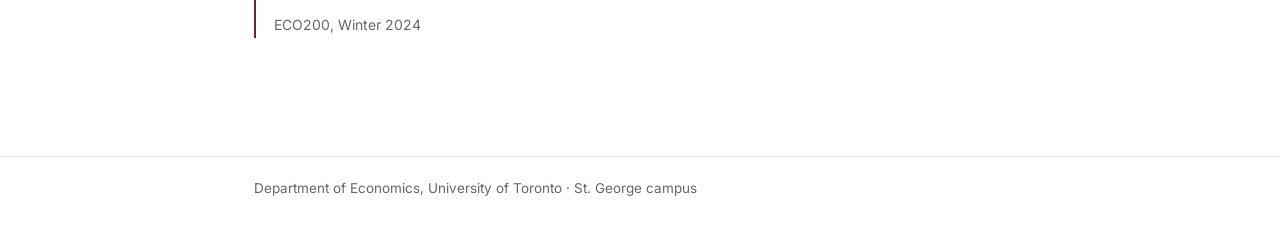
<file: student-comments.html>
<!DOCTYPE html>
<html lang="en">
<head>
<meta charset="utf-8">
<meta name="viewport" content="width=device-width, initial-scale=1">
<title>What Students Say — Nazanin Khazra</title>
<meta name="description" content="Comments from anonymous course evaluations of Nazanin Khazra's courses at the University of Toronto.">
<link rel="canonical" href="https://nazaninkhazra.com/student-comments.html">
<meta property="og:type" content="website">
<meta property="og:title" content="What Students Say — Nazanin Khazra">
<meta property="og:description" content="Comments from anonymous course evaluations of Nazanin Khazra's courses at the University of Toronto.">
<meta property="og:url" content="https://nazaninkhazra.com/student-comments.html">
<meta property="og:image" content="https://nazaninkhazra.com/assets/photo.jpg">
<meta name="twitter:card" content="summary">
<link rel="icon" href="assets/favicon.png" sizes="64x64">
<link rel="apple-touch-icon" href="assets/apple-touch-icon.png">
<link rel="stylesheet" href="assets/style.css">
</head>
<body>
<header>
  <div class="wrap header-inner">
    <a class="brand" href="index.html">Nazanin Khazra</a>
    <nav><ul>
      <li><a href="index.html">Home</a></li>
      <li><a href="teaching.html" class="active">Teaching</a></li>
      <li><a href="research.html">Research</a></li>
      <li><a href="students.html">For Students</a></li>
      <li><a href="news.html">News</a></li>
      <li><a href="assets/cv.pdf" target="_blank" rel="noopener">CV</a></li>
    </ul></nav>
  </div>
</header>

<main class="wrap">
  <h1>What Students Say</h1>
  <p class="title-line">Comments from anonymous end-of-term course evaluations and course surveys at the University of Toronto, reproduced verbatim. Course details and materials are on the <a href="teaching.html">Teaching</a> page.</p>
  <ul class="quotes">
    <li class="quote"><p>“Genuinely probably the only useful course I've ever taken at UofT. … This course is based around actually keeping up with the future and is taught with such passion and care that I cannot say enough good things about it.”</p><div class="who">ECO225, Winter 2026</div></li>
    <li class="quote"><p>“In conversations with recruiters and mentors, I have frequently heard that economics students can be at a disadvantage compared to those in business or commerce programs in terms of applied skill development. This course helped address that gap, and I am grateful for the opportunity to gain these skills.”</p><div class="who">ECO225, Winter 2026</div></li>
    <li class="quote"><p>“The course project was the ultimate testbed to apply what we have learnt and to show our skills as we answer a unique research question with no template to copy and paste.”</p><div class="who">ECO225, Winter 2026</div></li>
    <li class="quote"><p>“The course was intellectually stimulating and challenging. It kept pushing me to achieve better by breaking self-placed constraints and thinking out of the box.”</p><div class="who">ECO225, Winter 2026</div></li>
    <li class="quote"><p>“Very engaging and very steep learning curve. Favourite course of the MA so far.”</p><div class="who">ECO1465, Fall 2025</div></li>
    <li class="quote"><p>“Before the semester, I was dreading this course because it had a very intimidating name and I come from no coding experience. … This ended up being my absolute favourite course. I learned so much and it was always clear how the content could apply to academia and work.”</p><div class="who">ECO1465, Fall 2025</div></li>
    <li class="quote"><p>“Just having a full fleshed out project is a better proof of your skills than just saying I learned x,y,z through lectures. Having a tangible show of my skills was super helpful and I was able to link it back to other skills in interviews.”</p><div class="who">ECO1465 alumnus, follow-up survey, 2025</div></li>
    <li class="quote"><p>“Professor Khazra makes a difficult and intimidating course into a fun and intellectually rewarding one. She has absolutely ignited my passion and love for economics.”</p><div class="who">ECO204, Winter 2026</div></li>
    <li class="quote"><p>“The instructor uses class time very efficiently. Throughout the two-hour session, they incorporate examples, practice problems, and interactive activities, which keep students actively engaged. … Their teaching style is humorous and engaging, creating a relaxed yet academically rigorous classroom environment.”</p><div class="who">ECO204, Winter 2026</div></li>
    <li class="quote"><p>“Professor did a great job TEACHING us the content. I feel like I was able to learn because of her and it wasn't something I was expected to do on my own. She gave us all the tools to succeed in this course and I genuinely believe that.”</p><div class="who">ECO200, Winter 2025</div></li>
    <li class="quote"><p>“The professor is amazing. She is incredibly kind and compassionate. She inspires me and makes me want to learn economics more.”</p><div class="who">ECO200, Winter 2024</div></li>
  </ul>
</main>

<footer><div class="wrap">Department of Economics, University of Toronto · St. George campus</div></footer>
</body>
</html>
</file>
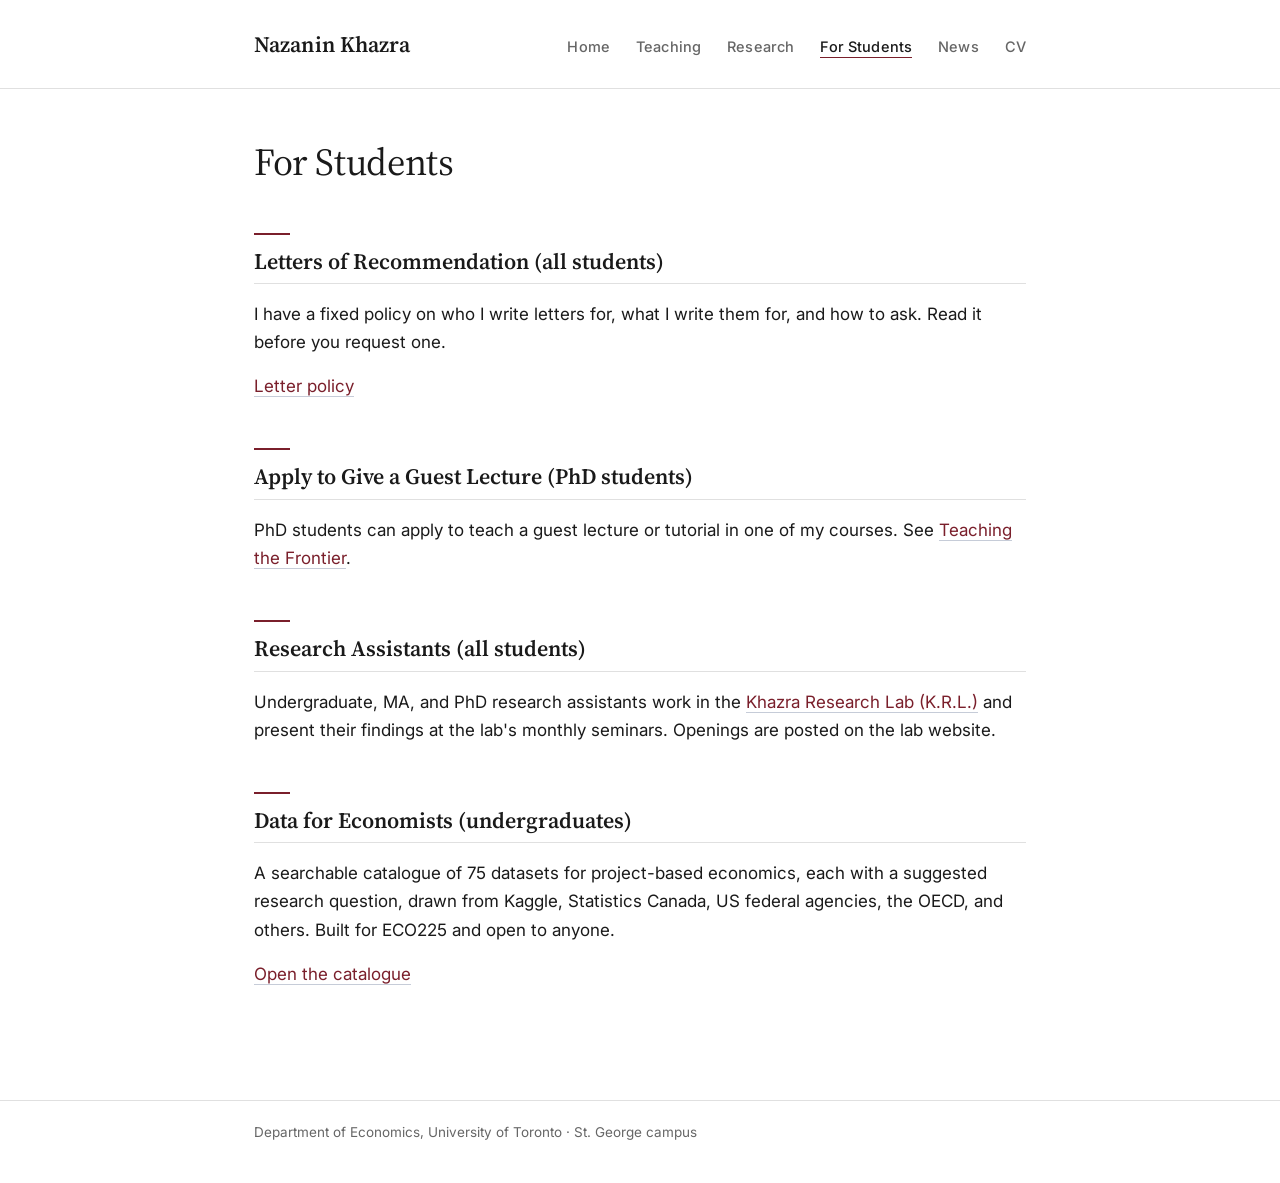
<file: students.html>
<!DOCTYPE html>
<html lang="en">
<head>
<meta charset="utf-8">
<meta name="viewport" content="width=device-width, initial-scale=1">
<title>For Students — Nazanin Khazra</title>
<meta name="description" content="Letters of recommendation, guest lectures, research assistant positions, and data resources for students of Nazanin Khazra.">
<link rel="canonical" href="https://nazaninkhazra.com/students.html">
<meta property="og:type" content="website">
<meta property="og:title" content="For Students — Nazanin Khazra">
<meta property="og:description" content="Letters of recommendation, guest lectures, research assistant positions, and data resources for students of Nazanin Khazra.">
<meta property="og:url" content="https://nazaninkhazra.com/students.html">
<meta property="og:image" content="https://nazaninkhazra.com/assets/photo.jpg">
<meta name="twitter:card" content="summary">
<link rel="icon" href="assets/favicon.png" sizes="64x64">
<link rel="apple-touch-icon" href="assets/apple-touch-icon.png">
<link rel="stylesheet" href="assets/style.css">
</head>
<body>
<header>
  <div class="wrap header-inner">
    <a class="brand" href="index.html">Nazanin Khazra</a>
    <nav><ul>
      <li><a href="index.html">Home</a></li>
      <li><a href="teaching.html">Teaching</a></li>
      <li><a href="research.html">Research</a></li>
      <li><a href="students.html" class="active">For Students</a></li>
      <li><a href="news.html">News</a></li>
      <li><a href="assets/cv.pdf" target="_blank" rel="noopener">CV</a></li>
    </ul></nav>
  </div>
</header>

<main class="wrap">
  <h1>For Students</h1>

  <h2>Letters of Recommendation (all students)</h2>
  <p>I have a fixed policy on who I write letters for, what I write them for, and how to ask. Read it before you request one.</p>
  <p><a href="letters.html">Letter policy</a></p>


  <h2>Apply to Give a Guest Lecture (PhD students)</h2>
  <p>PhD students can apply to teach a guest lecture or tutorial in one of my courses. See <a href="teaching-the-frontier.html">Teaching the Frontier</a>.</p>

  <h2>Research Assistants (all students)</h2>
  <p>Undergraduate, MA, and PhD research assistants work in the <a href="https://krlresearchlab.github.io">Khazra Research Lab (K.R.L.)</a> and present their findings at the lab's monthly seminars. Openings are posted on the lab website.</p>


  <h2>Data for Economists (undergraduates)</h2>
  <p>A searchable catalogue of 75 datasets for project-based economics, each with a suggested research question, drawn from Kaggle, Statistics Canada, US federal agencies, the OECD, and others. Built for ECO225 and open to anyone.</p>
  <p><a href="data-catalogue.html">Open the catalogue</a></p>
</main>

<footer><div class="wrap">Department of Economics, University of Toronto · St. George campus</div></footer>
</body>
</html>
</file>
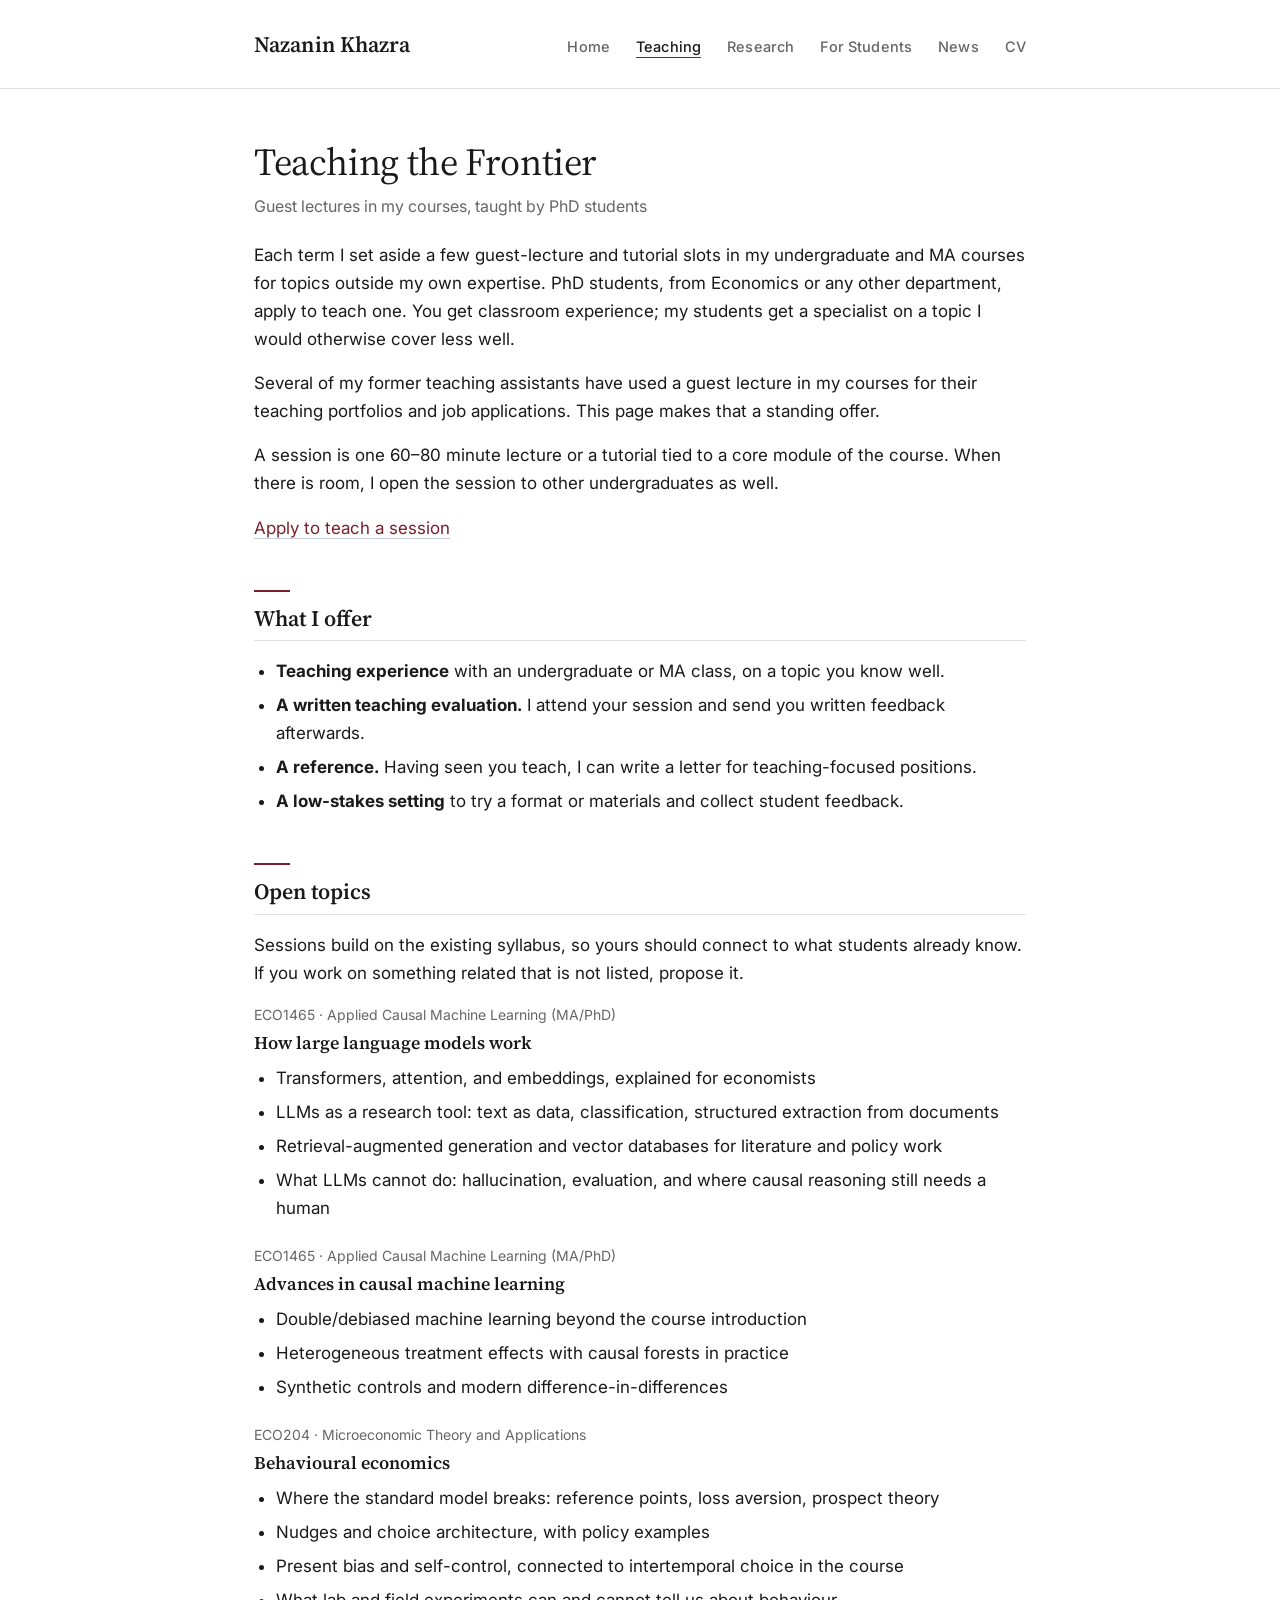
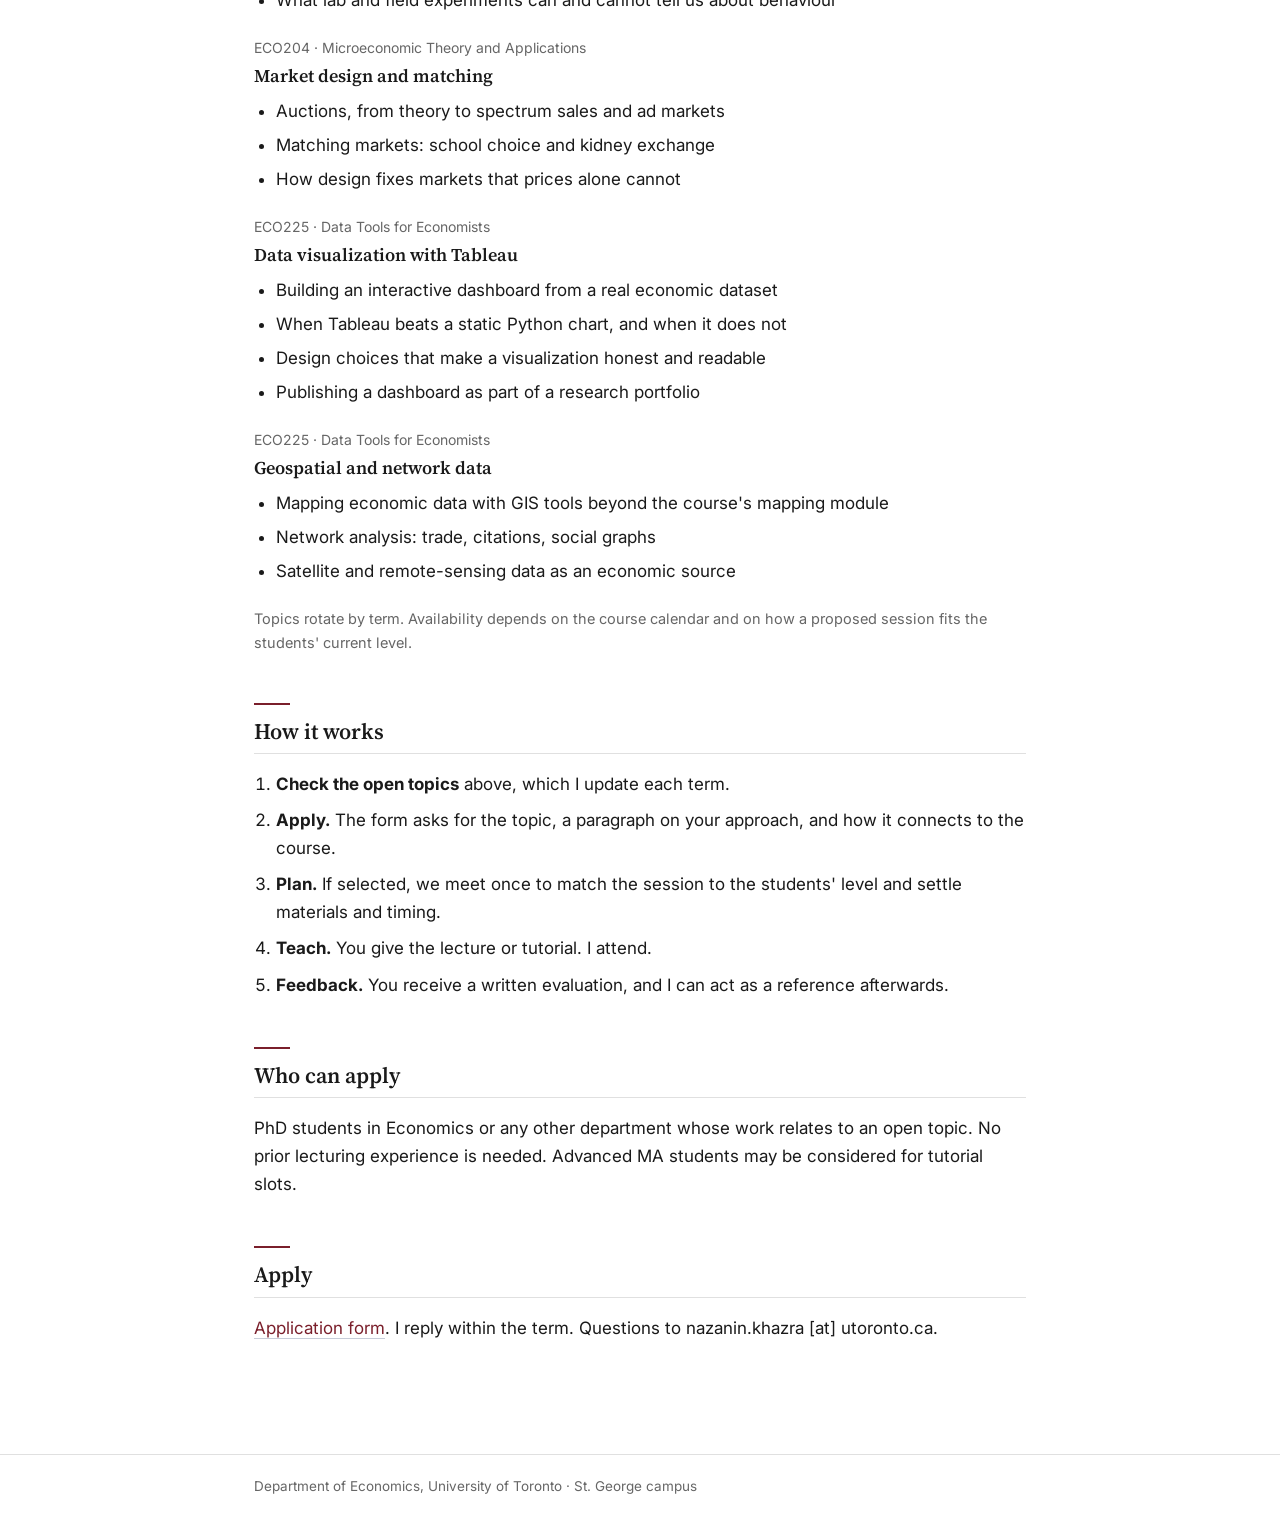
<file: teaching-the-frontier.html>
<!DOCTYPE html>
<html lang="en">
<head>
<meta charset="utf-8">
<meta name="viewport" content="width=device-width, initial-scale=1">
<title>Teaching the Frontier — Nazanin Khazra</title>
<meta name="description" content="Teaching the Frontier: guest-lecture slots in Nazanin Khazra's courses at the University of Toronto for PhD students who want classroom experience.">
<link rel="canonical" href="https://nazaninkhazra.com/teaching-the-frontier.html">
<meta property="og:type" content="website">
<meta property="og:title" content="Teaching the Frontier — Nazanin Khazra">
<meta property="og:description" content="Teaching the Frontier: guest-lecture slots in Nazanin Khazra's courses at the University of Toronto for PhD students who want classroom experience.">
<meta property="og:url" content="https://nazaninkhazra.com/teaching-the-frontier.html">
<meta property="og:image" content="https://nazaninkhazra.com/assets/photo.jpg">
<meta name="twitter:card" content="summary">
<link rel="icon" href="assets/favicon.png" sizes="64x64">
<link rel="apple-touch-icon" href="assets/apple-touch-icon.png">
<link rel="stylesheet" href="assets/style.css">
<style>
  .topic { margin: 0 0 22px; }
  .topic .course { color: var(--muted); font-size: 14px; margin: 0 0 2px; }
  .topic h3 { margin: 0 0 6px; font-family: var(--serif); font-weight: 600; font-size: 18px; }
  .topic ul { margin: 0; }
  ol li { margin: 8px 0; }
</style>
</head>
<body>
<header>
  <div class="wrap header-inner">
    <a class="brand" href="index.html">Nazanin Khazra</a>
    <nav><ul>
      <li><a href="index.html">Home</a></li>
      <li><a href="teaching.html" class="active">Teaching</a></li>
      <li><a href="research.html">Research</a></li>
      <li><a href="students.html">For Students</a></li>
      <li><a href="news.html">News</a></li>
      <li><a href="assets/cv.pdf" target="_blank" rel="noopener">CV</a></li>
    </ul></nav>
  </div>
</header>

<main class="wrap">
  <h1>Teaching the Frontier</h1>
  <p class="title-line">Guest lectures in my courses, taught by PhD students</p>

  <p>Each term I set aside a few guest-lecture and tutorial slots in my undergraduate and MA courses for topics outside my own expertise. PhD students, from Economics or any other department, apply to teach one. You get classroom experience; my students get a specialist on a topic I would otherwise cover less well.</p>
  <p>Several of my former teaching assistants have used a guest lecture in my courses for their teaching portfolios and job applications. This page makes that a standing offer.</p>
  <p>A session is one 60–80 minute lecture or a tutorial tied to a core module of the course. When there is room, I open the session to other undergraduates as well.</p>
  <p><a href="https://forms.cloud.microsoft/Pages/ResponsePage.aspx?id=JsKqeAMvTUuQN7RtVsVSEB2rn6VEknlDvD0Hax_IFBVUN0VMQkJOSEpFNk42MVpLSEdZMUlIWEhTMy4u">Apply to teach a session</a></p>

  <h2>What I offer</h2>
  <ul>
    <li><strong>Teaching experience</strong> with an undergraduate or MA class, on a topic you know well.</li>
    <li><strong>A written teaching evaluation.</strong> I attend your session and send you written feedback afterwards.</li>
    <li><strong>A reference.</strong> Having seen you teach, I can write a letter for teaching-focused positions.</li>
    <li><strong>A low-stakes setting</strong> to try a format or materials and collect student feedback.</li>
  </ul>

  <h2>Open topics</h2>
  <p>Sessions build on the existing syllabus, so yours should connect to what students already know. If you work on something related that is not listed, propose it.</p>

  <div class="topic">
    <p class="course">ECO1465 · Applied Causal Machine Learning (MA/PhD)</p>
    <h3>How large language models work</h3>
    <ul>
      <li>Transformers, attention, and embeddings, explained for economists</li>
      <li>LLMs as a research tool: text as data, classification, structured extraction from documents</li>
      <li>Retrieval-augmented generation and vector databases for literature and policy work</li>
      <li>What LLMs cannot do: hallucination, evaluation, and where causal reasoning still needs a human</li>
    </ul>
  </div>

  <div class="topic">
    <p class="course">ECO1465 · Applied Causal Machine Learning (MA/PhD)</p>
    <h3>Advances in causal machine learning</h3>
    <ul>
      <li>Double/debiased machine learning beyond the course introduction</li>
      <li>Heterogeneous treatment effects with causal forests in practice</li>
      <li>Synthetic controls and modern difference-in-differences</li>
    </ul>
  </div>

  <div class="topic">
    <p class="course">ECO204 · Microeconomic Theory and Applications</p>
    <h3>Behavioural economics</h3>
    <ul>
      <li>Where the standard model breaks: reference points, loss aversion, prospect theory</li>
      <li>Nudges and choice architecture, with policy examples</li>
      <li>Present bias and self-control, connected to intertemporal choice in the course</li>
      <li>What lab and field experiments can and cannot tell us about behaviour</li>
    </ul>
  </div>

  <div class="topic">
    <p class="course">ECO204 · Microeconomic Theory and Applications</p>
    <h3>Market design and matching</h3>
    <ul>
      <li>Auctions, from theory to spectrum sales and ad markets</li>
      <li>Matching markets: school choice and kidney exchange</li>
      <li>How design fixes markets that prices alone cannot</li>
    </ul>
  </div>

  <div class="topic">
    <p class="course">ECO225 · Data Tools for Economists</p>
    <h3>Data visualization with Tableau</h3>
    <ul>
      <li>Building an interactive dashboard from a real economic dataset</li>
      <li>When Tableau beats a static Python chart, and when it does not</li>
      <li>Design choices that make a visualization honest and readable</li>
      <li>Publishing a dashboard as part of a research portfolio</li>
    </ul>
  </div>

  <div class="topic">
    <p class="course">ECO225 · Data Tools for Economists</p>
    <h3>Geospatial and network data</h3>
    <ul>
      <li>Mapping economic data with GIS tools beyond the course's mapping module</li>
      <li>Network analysis: trade, citations, social graphs</li>
      <li>Satellite and remote-sensing data as an economic source</li>
    </ul>
  </div>

  <p class="small muted">Topics rotate by term. Availability depends on the course calendar and on how a proposed session fits the students' current level.</p>

  <h2>How it works</h2>
  <ol>
    <li><strong>Check the open topics</strong> above, which I update each term.</li>
    <li><strong>Apply.</strong> The form asks for the topic, a paragraph on your approach, and how it connects to the course.</li>
    <li><strong>Plan.</strong> If selected, we meet once to match the session to the students' level and settle materials and timing.</li>
    <li><strong>Teach.</strong> You give the lecture or tutorial. I attend.</li>
    <li><strong>Feedback.</strong> You receive a written evaluation, and I can act as a reference afterwards.</li>
  </ol>

  <h2>Who can apply</h2>
  <p>PhD students in Economics or any other department whose work relates to an open topic. No prior lecturing experience is needed. Advanced MA students may be considered for tutorial slots.</p>

  <h2>Apply</h2>
  <p><a href="https://forms.cloud.microsoft/Pages/ResponsePage.aspx?id=JsKqeAMvTUuQN7RtVsVSEB2rn6VEknlDvD0Hax_IFBVUN0VMQkJOSEpFNk42MVpLSEdZMUlIWEhTMy4u">Application form</a>. I reply within the term. Questions to nazanin.khazra [at] utoronto.ca.</p>
</main>

<footer><div class="wrap">Department of Economics, University of Toronto · St. George campus</div></footer>
</body>
</html>
</file>
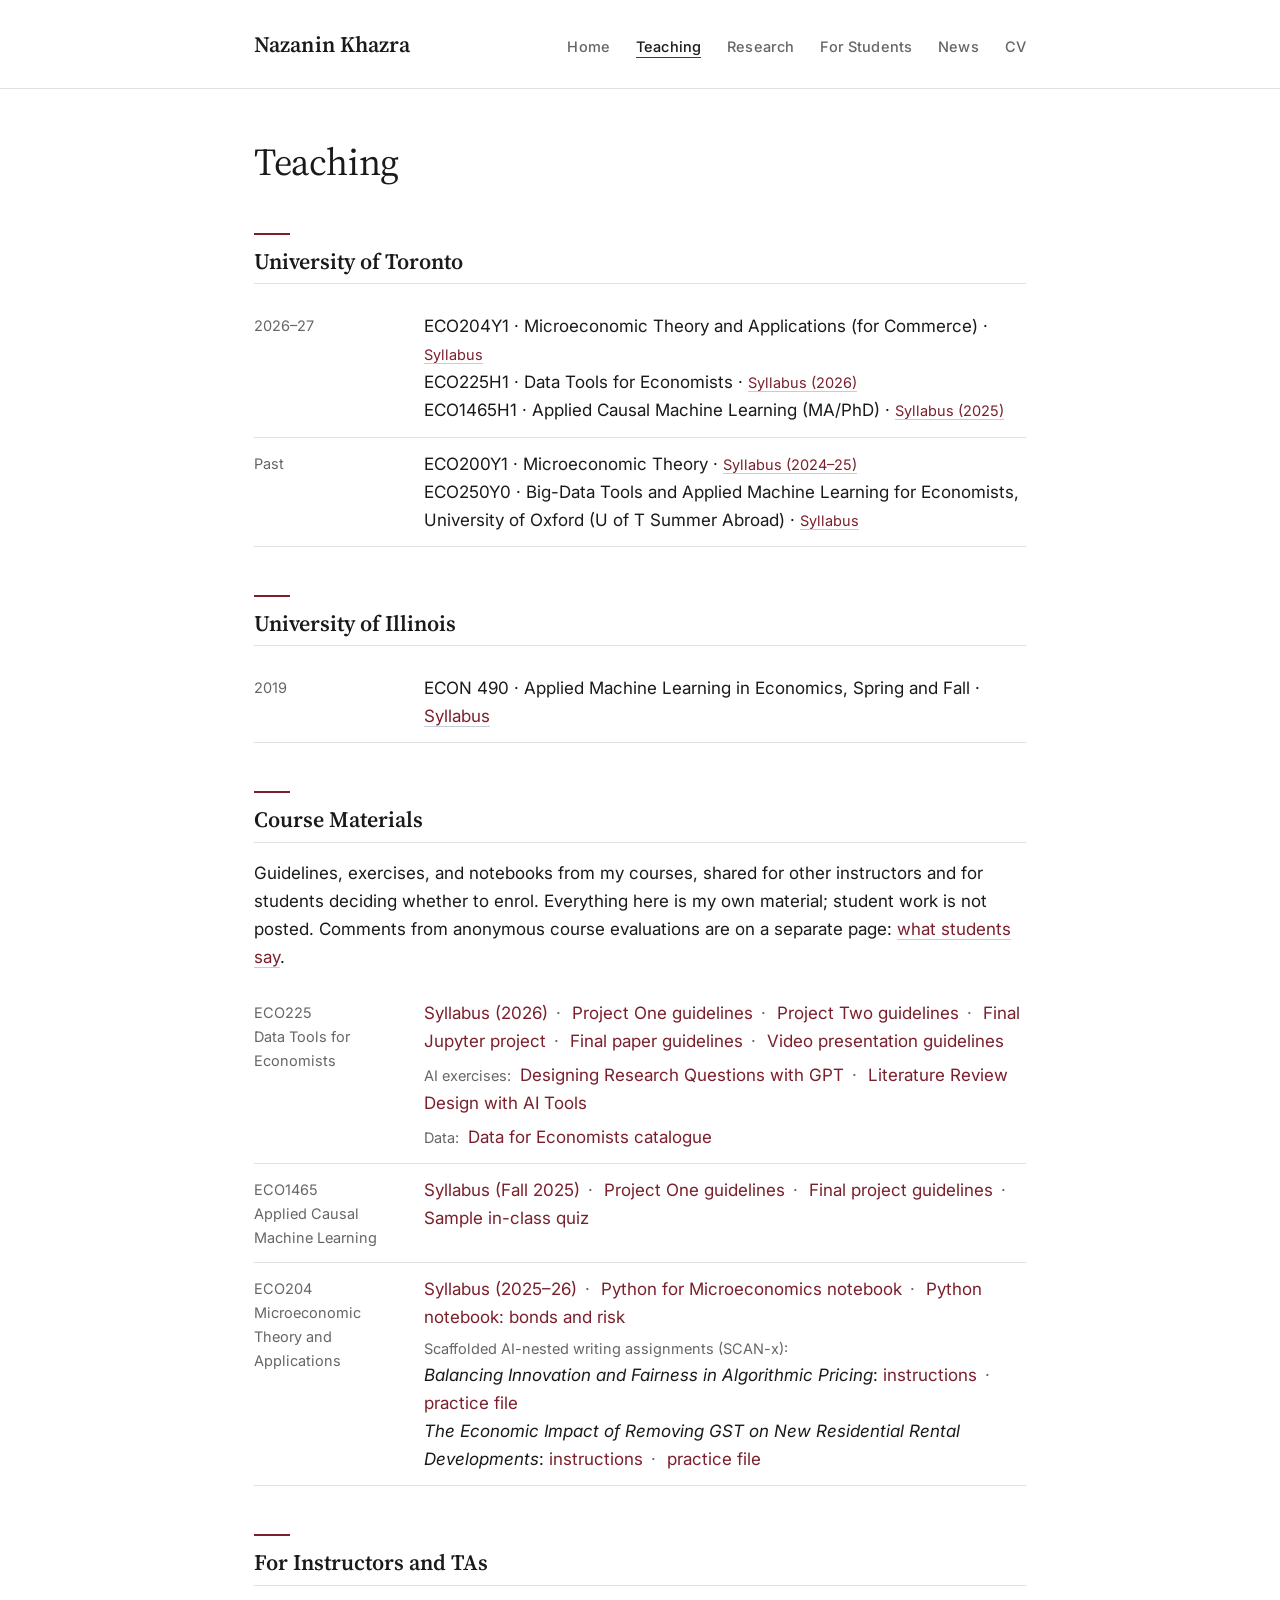
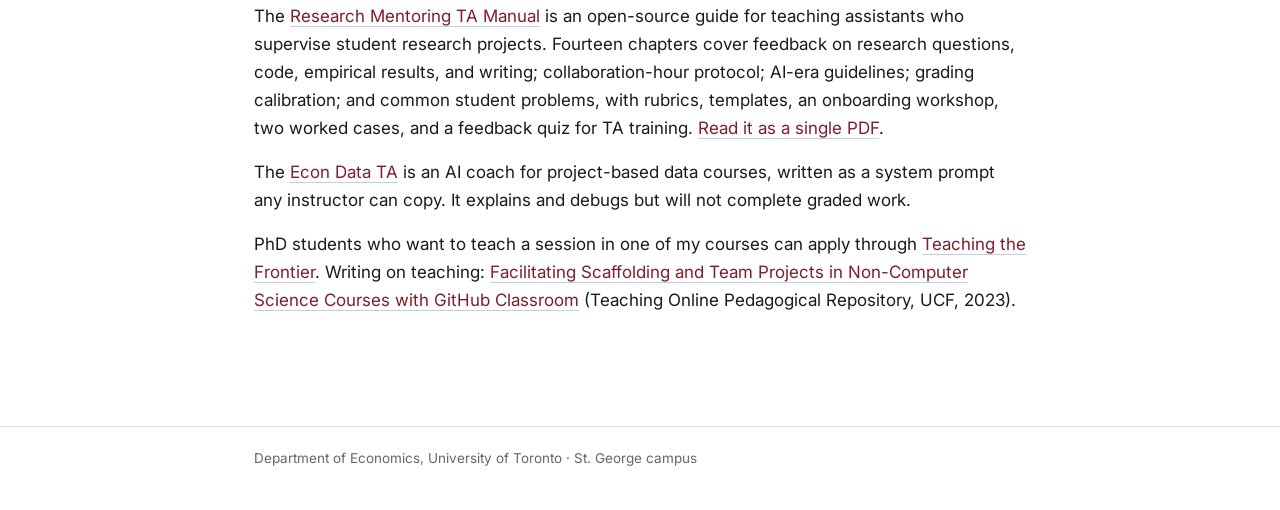
<file: teaching.html>
<!DOCTYPE html>
<html lang="en">
<head>
<meta charset="utf-8">
<meta name="viewport" content="width=device-width, initial-scale=1">
<title>Teaching — Nazanin Khazra</title>
<meta name="description" content="Courses, course materials, awards, student comments, and news from Nazanin Khazra's teaching at the University of Toronto.">
<link rel="canonical" href="https://nazaninkhazra.com/teaching.html">
<meta property="og:type" content="website">
<meta property="og:title" content="Teaching — Nazanin Khazra">
<meta property="og:description" content="Courses, course materials, awards, student comments, and news from Nazanin Khazra's teaching at the University of Toronto.">
<meta property="og:url" content="https://nazaninkhazra.com/teaching.html">
<meta property="og:image" content="https://nazaninkhazra.com/assets/photo.jpg">
<meta name="twitter:card" content="summary">
<link rel="icon" href="assets/favicon.png" sizes="64x64">
<link rel="apple-touch-icon" href="assets/apple-touch-icon.png">
<link rel="stylesheet" href="assets/style.css">
</head>
<body>
<header>
  <div class="wrap header-inner">
    <a class="brand" href="index.html">Nazanin Khazra</a>
    <nav><ul>
      <li><a href="index.html">Home</a></li>
      <li><a href="teaching.html" class="active">Teaching</a></li>
      <li><a href="research.html">Research</a></li>
      <li><a href="students.html">For Students</a></li>
      <li><a href="news.html">News</a></li>
      <li><a href="assets/cv.pdf" target="_blank" rel="noopener">CV</a></li>
    </ul></nav>
  </div>
</header>

<main class="wrap">
  <h1>Teaching</h1>

  <h2>University of Toronto</h2>
  <div class="row"><div class="k">2026–27</div><div>ECO204Y1 · Microeconomic Theory and Applications (for Commerce) · <span class="small"><a href="https://www.economics.utoronto.ca/index.php/index/teaching/downloadCourseOutline/7668/997912547">Syllabus</a></span><br>ECO225H1 · Data Tools for Economists · <span class="small"><a href="assets/syllabi/ECO225-2026.pdf">Syllabus (2026)</a></span><br>ECO1465H1 · Applied Causal Machine Learning (MA/PhD) · <span class="small"><a href="assets/syllabi/ECO1465-2025.pdf">Syllabus (2025)</a></span></div></div>
  <div class="row"><div class="k">Past</div><div>ECO200Y1 · Microeconomic Theory · <span class="small"><a href="assets/syllabi/ECO200-2024-25.pdf">Syllabus (2024–25)</a></span><br>ECO250Y0 · Big-Data Tools and Applied Machine Learning for Economists, University of Oxford (U of T Summer Abroad) · <span class="small"><a href="assets/syllabi/ECO250Y0-oxford-summer.pdf">Syllabus</a></span></div></div>

  <h2>University of Illinois</h2>
  <div class="row"><div class="k">2019</div><div>ECON 490 · Applied Machine Learning in Economics, Spring and Fall · <a href="https://drive.google.com/file/d/1cu017o2gZNt45roM8iRGW5fL6LYU3jpA/view?usp=sharing">Syllabus</a></div></div>

  <h2>Course Materials</h2>
  <p>Guidelines, exercises, and notebooks from my courses, shared for other instructors and for students deciding whether to enrol. Everything here is my own material; student work is not posted. Comments from anonymous course evaluations are on a separate page: <a href="student-comments.html">what students say</a>.</p>

  <div class="row"><div class="k">ECO225<br><span class="sub">Data Tools for Economists</span></div><div class="links">
    <a href="assets/syllabi/ECO225-2026.pdf">Syllabus (2026)</a><span class="sep">·</span>
    <a href="assets/materials/ECO225-project-one-2026.pdf">Project One guidelines</a><span class="sep">·</span>
    <a href="assets/materials/ECO225-project-two-2026.pdf">Project Two guidelines</a><span class="sep">·</span>
    <a href="assets/materials/ECO225-final-jupyter-project-2026.pdf">Final Jupyter project</a><span class="sep">·</span>
    <a href="assets/materials/ECO225-final-paper-2026.pdf">Final paper guidelines</a><span class="sep">·</span>
    <a href="assets/materials/ECO225-video-presentation-guidelines.pdf">Video presentation guidelines</a>
    <div class="group"><span class="sub">AI exercises:</span>
    <a href="assets/materials/ECO225-research-questions-with-gpt-2026.pdf">Designing Research Questions with GPT</a><span class="sep">·</span>
    <a href="assets/materials/ECO225-literature-review-with-ai-2026.pdf">Literature Review Design with AI Tools</a></div>
    <div class="group"><span class="sub">Data:</span>
    <a href="data-catalogue.html">Data for Economists catalogue</a></div>
  </div></div>

  <div class="row"><div class="k">ECO1465<br><span class="sub">Applied Causal Machine Learning</span></div><div class="links">
    <a href="assets/syllabi/ECO1465-2025.pdf">Syllabus (Fall 2025)</a><span class="sep">·</span>
    <a href="assets/materials/ECO1465-project-one-2025.pdf">Project One guidelines</a><span class="sep">·</span>
    <a href="assets/materials/ECO1465-final-project-guidelines.pdf">Final project guidelines</a><span class="sep">·</span>
    <a href="assets/materials/ECO1465-in-class-quiz.pdf">Sample in-class quiz</a>
  </div></div>

  <div class="row"><div class="k">ECO204<br><span class="sub">Microeconomic Theory and Applications</span></div><div class="links">
    <a href="assets/syllabi/ECO204-2025-26.pdf">Syllabus (2025–26)</a><span class="sep">·</span>
    <a href="assets/materials/ECO204-python-for-microeconomics-2026.pdf">Python for Microeconomics notebook</a><span class="sep">·</span>
    <a href="assets/materials/ECO204-python-bonds-and-risk-2026.pdf">Python notebook: bonds and risk</a>
    <span class="sub">Scaffolded AI-nested writing assignments (SCAN-x):</span>
    <em>Balancing Innovation and Fairness in Algorithmic Pricing</em>:
    <a href="assets/materials/ECO204-SCANx-algorithmic-pricing-instructions.pdf">instructions</a><span class="sep">·</span>
    <a href="assets/materials/ECO204-SCANx-algorithmic-pricing-practice.pdf">practice file</a><br>
    <em>The Economic Impact of Removing GST on New Residential Rental Developments</em>:
    <a href="assets/materials/ECO204-SCANx-gst-rental-instructions.pdf">instructions</a><span class="sep">·</span>
    <a href="assets/materials/ECO204-SCANx-gst-rental-practice.pdf">practice file</a>
  </div></div>


  <h2>For Instructors and TAs</h2>
  <p>The <a href="https://github.com/NazaninKhazra/research-mentoring-ta-manual">Research Mentoring TA Manual</a> is an open-source guide for teaching assistants who supervise student research projects. Fourteen chapters cover feedback on research questions, code, empirical results, and writing; collaboration-hour protocol; AI-era guidelines; grading calibration; and common student problems, with rubrics, templates, an onboarding workshop, two worked cases, and a feedback quiz for TA training. <a href="https://github.com/NazaninKhazra/research-mentoring-ta-manual/blob/main/research-mentoring-ta-manual.pdf">Read it as a single PDF</a>.</p>
  <p>The <a href="econ-data-ta.html">Econ Data TA</a> is an AI coach for project-based data courses, written as a system prompt any instructor can copy. It explains and debugs but will not complete graded work.</p>
  <p>PhD students who want to teach a session in one of my courses can apply through <a href="teaching-the-frontier.html">Teaching the Frontier</a>. Writing on teaching: <a href="https://topr.online.ucf.edu/facilitating-scaffolding-and-team-projects-in-non-computer-science-courses-with-github-classroom/">Facilitating Scaffolding and Team Projects in Non-Computer Science Courses with GitHub Classroom</a> (Teaching Online Pedagogical Repository, UCF, 2023).</p>
</main>

<footer><div class="wrap">Department of Economics, University of Toronto · St. George campus</div></footer>
</body>
</html>
</file>
<file: assets/style.css>
/* Nazanin Khazra — site styles */
@import url('https://fonts.googleapis.com/css2?family=Source+Serif+4:ital,opsz,wght@0,8..60,400;0,8..60,600;1,8..60,400&family=Inter:wght@400;500;600&display=swap');

:root {
  --ink: #1a1a1a;
  --muted: #666;
  --rule: #e0e0e0;
  --accent: #7a1f2b;
  --serif: "Source Serif 4", Georgia, "Times New Roman", serif;
  --sans: Inter, -apple-system, "Segoe UI", Helvetica, Arial, sans-serif;
}

* { box-sizing: border-box; }

html { -webkit-text-size-adjust: 100%; }

body {
  margin: 0;
  background: #fff;
  color: var(--ink);
  font-family: var(--sans);
  font-size: 17px;
  line-height: 1.65;
}

a {
  color: var(--accent);
  text-decoration: none;
  border-bottom: 1px solid rgba(30, 55, 101, 0.25);
}
a:hover { border-bottom-color: var(--accent); }

.wrap {
  max-width: 820px;
  margin: 0 auto;
  padding: 0 24px;
}

/* Header */
header {
  border-bottom: 1px solid var(--rule);
}
.header-inner {
  display: flex;
  align-items: baseline;
  justify-content: space-between;
  padding: 26px 24px 22px;
  flex-wrap: wrap;
  gap: 12px 32px;
}
.brand {
  font-family: var(--serif);
  font-size: 22px;
  font-weight: 600;
  letter-spacing: 0.005em;
  color: var(--ink);
  border: 0;
}
nav ul {
  list-style: none;
  margin: 0;
  padding: 0;
  display: flex;
  gap: 26px;
}
nav a {
  color: var(--muted);
  font-size: 14.5px;
  font-weight: 500;
  letter-spacing: 0.01em;
  border: 0;
  padding-bottom: 2px;
}
nav a:hover, nav a.active { color: var(--ink); }
nav a.active { color: var(--ink); border-bottom: 1.5px solid var(--accent); }

/* Content */
main.wrap { padding: 52px 24px 96px; }

h1 {
  font-family: var(--serif);
  font-weight: 400;
  font-size: 38px;
  line-height: 1.15;
  margin: 0 0 8px;
  letter-spacing: -0.01em;
}
h2 {
  font-family: var(--serif);
  font-weight: 600;
  font-size: 22px;
  line-height: 1.3;
  margin: 48px 0 16px;
  padding-bottom: 8px;
  border-bottom: 1px solid var(--rule);
}
h2::before { content: ""; display: block; width: 36px; border-top: 2px solid var(--accent); margin-bottom: 12px; }
h2:first-child { margin-top: 0; }
h3 {
  font-family: var(--sans);
  font-weight: 600;
  font-size: 16px;
  margin: 28px 0 8px;
}
p { margin: 0 0 16px; }
ul, ol { margin: 0 0 16px; padding-left: 22px; }
li { margin: 6px 0; }
.muted { color: var(--muted); }
.small { font-size: 14.5px; }
em { font-style: italic; }

/* Home */
.intro {
  display: grid;
  grid-template-columns: 200px 1fr;
  gap: 40px;
  align-items: start;
}
.intro img, .intro .photo {
  width: 200px;
  height: 250px;
  object-fit: cover;
  display: block;
  background: #f0f0f0;
}
.intro .photo {
  display: flex;
  align-items: center;
  justify-content: center;
  color: #999;
  font-size: 13px;
  text-align: center;
  padding: 12px;
}
.title-line {
  color: var(--muted);
  font-size: 16px;
  margin: 0 0 22px;
}
.intro h1::after { content: ""; display: block; width: 36px; border-top: 2px solid var(--accent); margin: 14px 0 12px; }
.contact {
  margin-top: 28px;
  padding-top: 16px;
  border-top: 1px solid var(--rule);
  font-size: 14.5px;
  color: var(--muted);
}
.contact a, .contact span { margin-right: 18px; }

/* Lists of papers / courses */
.item { margin: 0 0 26px; }
.item .t {
  font-family: var(--serif);
  font-size: 18.5px;
  font-weight: 600;
  line-height: 1.35;
  margin: 0 0 3px;
}
.item .t a { border-bottom-color: transparent; }
.item .t a:hover { border-bottom-color: var(--accent); }
.item .meta {
  color: var(--muted);
  font-size: 14.5px;
  margin: 0 0 6px;
}
.item .desc { margin: 0; }
.item .links { font-size: 14px; margin-top: 4px; }
.item .links a { margin-right: 14px; }

/* Definition-style rows */
.row {
  display: grid;
  grid-template-columns: 150px 1fr;
  gap: 20px;
  padding: 12px 0;
  border-bottom: 1px solid var(--rule);
}
.row:last-child { border-bottom: 0; }
.row .k { color: var(--muted); font-size: 14.5px; padding-top: 2px; }

/* Student comments */
.quotes { list-style: none; margin: 0 0 8px; padding: 0; }
.quote { margin: 0 0 22px; padding: 2px 0 2px 18px; border-left: 2px solid var(--accent); }
.quote p { font-family: var(--serif); font-size: 17.5px; line-height: 1.55; margin: 0 0 6px; }
.quote .who { color: var(--muted); font-size: 14px; }

/* News list */
.news { list-style: none; margin: 0 0 16px; padding: 0; }
.news li { margin: 0 0 10px; }
.news .src { display: block; color: var(--muted); font-size: 14px; }

/* Materials rows: course on the left, link list on the right */
.row .links a { margin-right: 2px; border-bottom-color: transparent; }
.row .links a:hover { border-bottom-color: var(--accent); }
.row .links .sub { display: block; margin-top: 6px; }
.row .links .group { margin-top: 6px; }
.row .links .group .sub { display: inline; margin: 0 4px 0 0; }
.row .links .sep { color: var(--muted); margin: 0 6px; }
.row .sub { color: var(--muted); font-size: 14.5px; }

/* Preformatted text (prompts, code) */
pre {
  background: #f7f7f7;
  border: 1px solid var(--rule);
  padding: 16px 18px;
  overflow: auto;
  font-size: 14px;
  line-height: 1.55;
  white-space: pre-wrap;
  word-wrap: break-word;
}

/* Placeholder marker */
.placeholder {
  display: inline-block;
  border: 1px dashed var(--accent);
  color: var(--accent);
  padding: 1px 10px;
  font-size: 14px;
}

footer {
  border-top: 1px solid var(--rule);
  padding: 20px 0 40px;
  color: var(--muted);
  font-size: 13.5px;
}

@media (max-width: 640px) {
  .intro { grid-template-columns: 1fr; gap: 24px; }
  .intro img, .intro .photo { width: 160px; height: 200px; }
  h1 { font-size: 32px; }
  .row { grid-template-columns: 1fr; gap: 2px; }
  nav ul { gap: 4px 18px; flex-wrap: wrap; }
  .header-inner { padding: 20px 24px 16px; gap: 8px 32px; }
}
</file>
